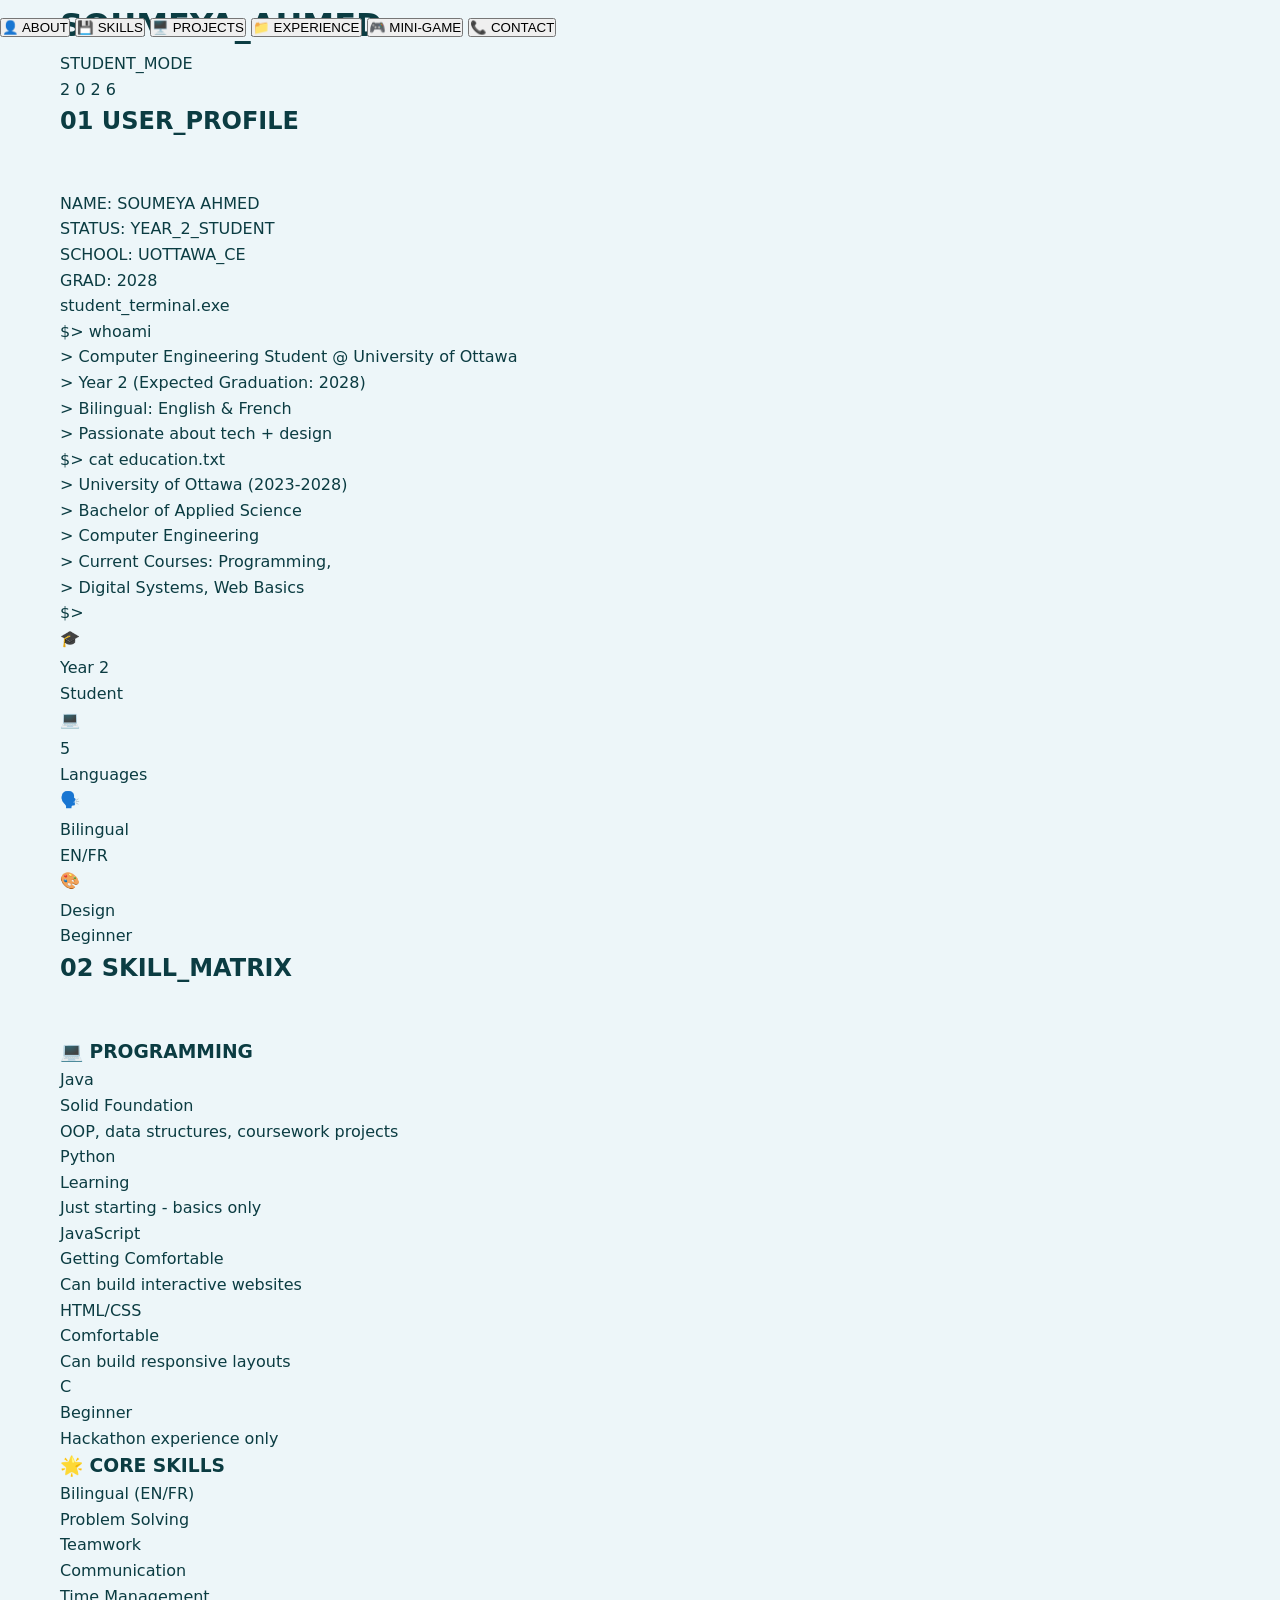
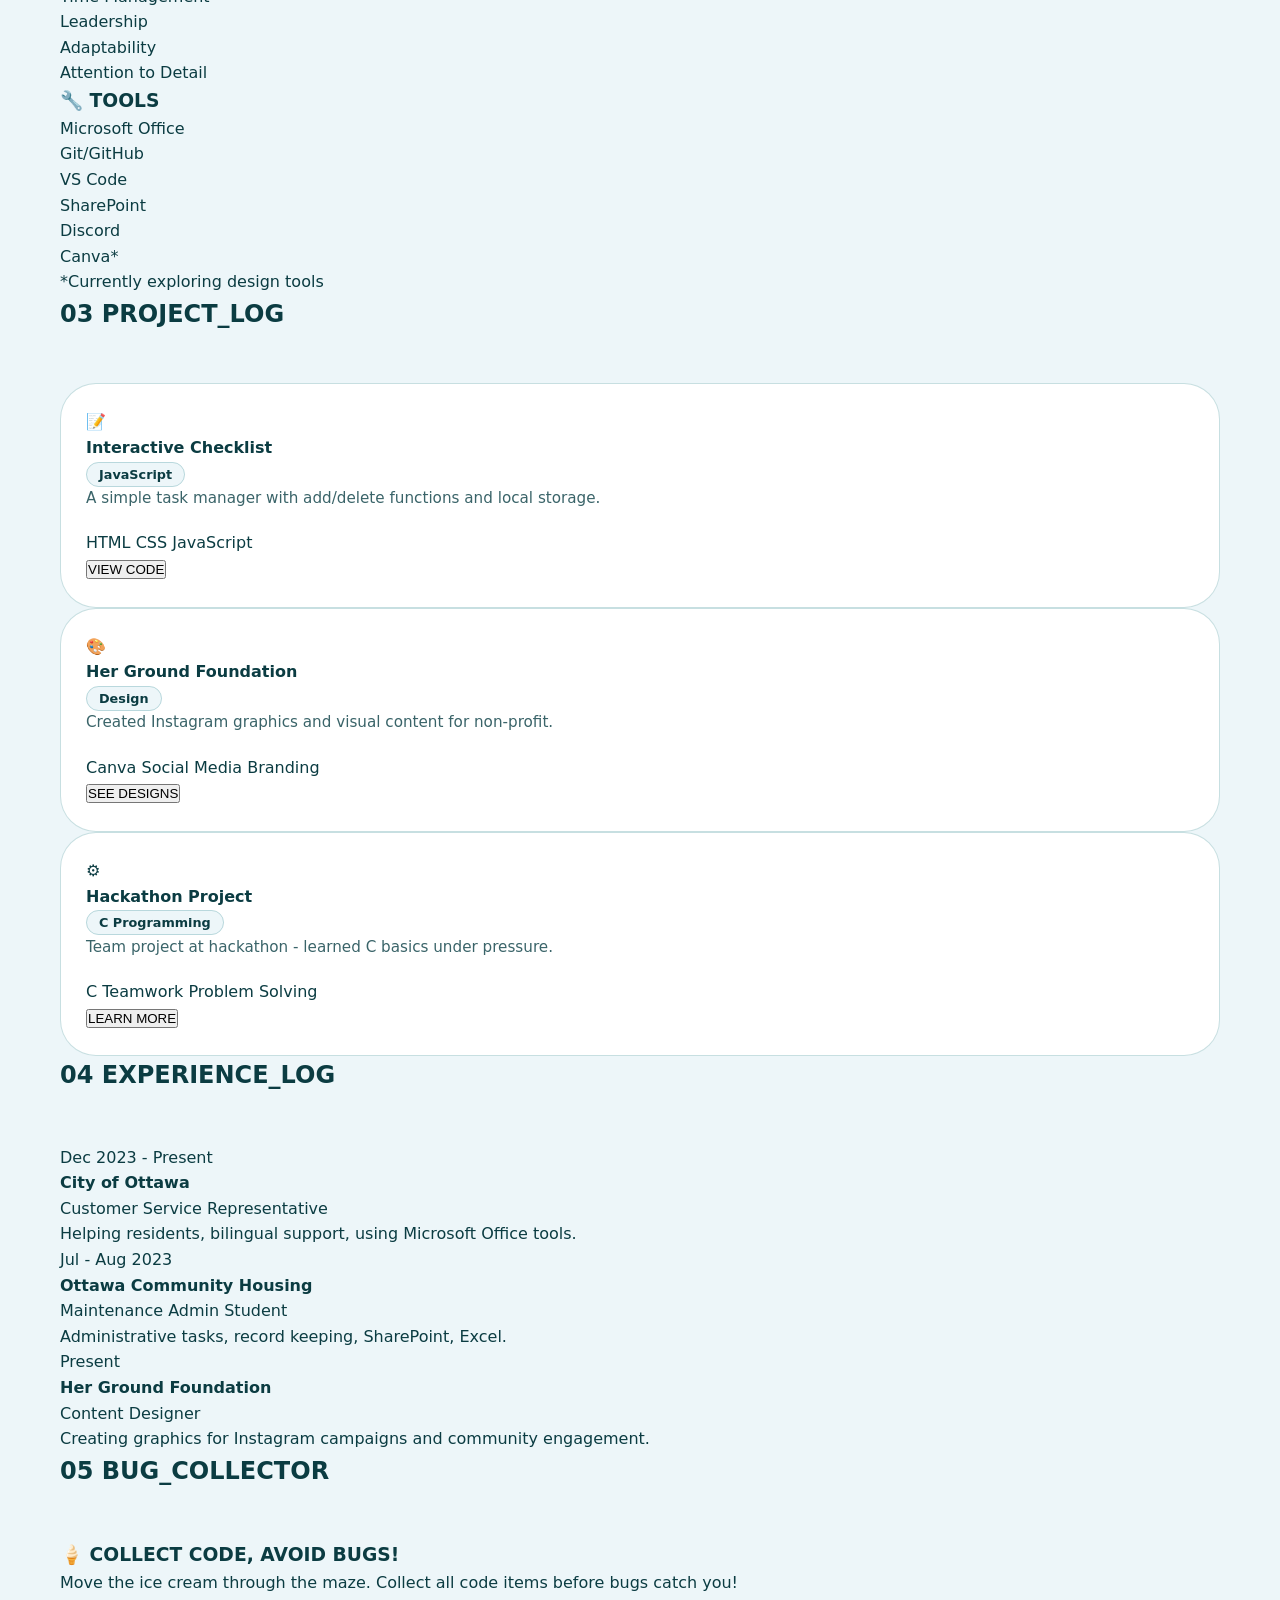
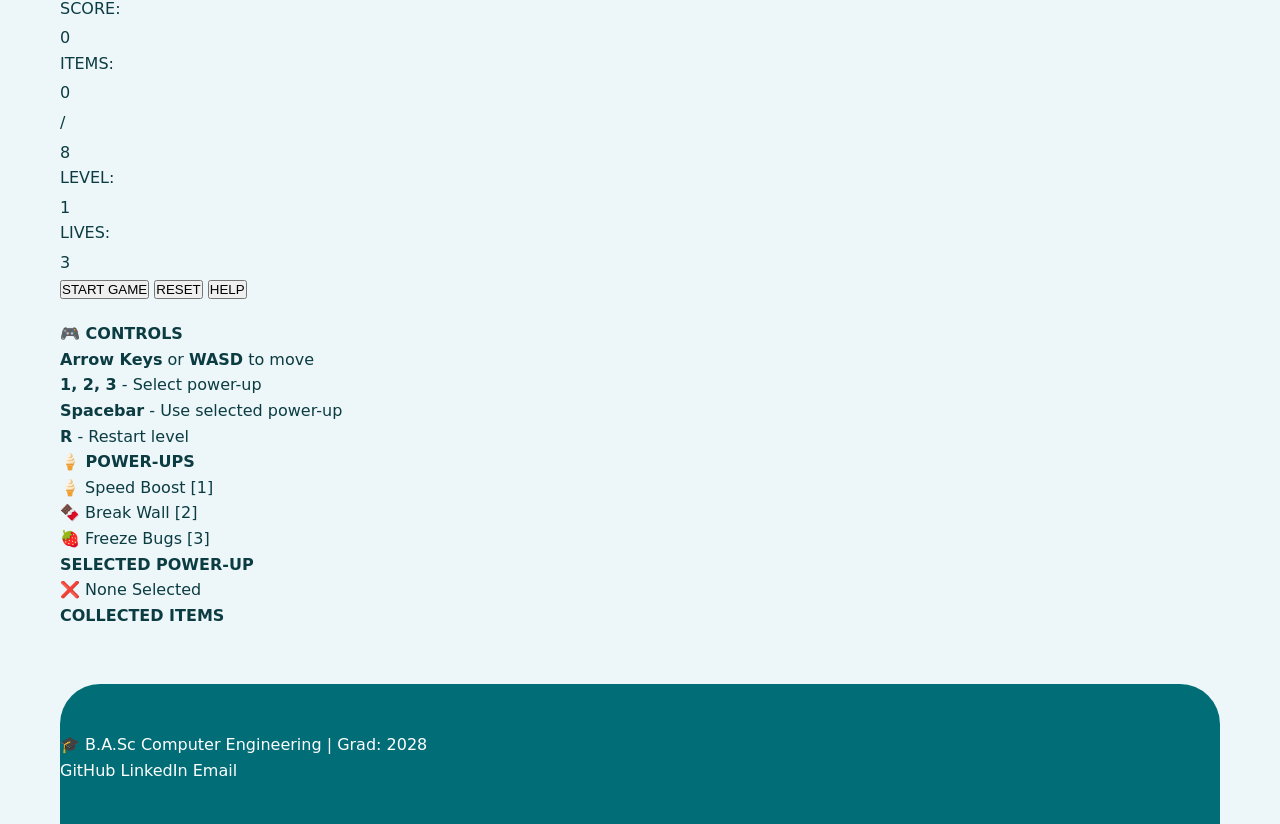
<file: Index.html>
<!DOCTYPE html>
<html lang="en">
<head>
    <meta charset="UTF-8">
    <meta name="viewport" content="width=device-width, initial-scale=1.0">
    <title>Soumeya Ahmed | Comp Eng Student</title>
    <link rel="stylesheet" href="style.css">
    <link rel="stylesheet" href="https://cdnjs.cloudflare.com/ajax/libs/font-awesome/6.4.0/css/all.min.css">
    <link href="https://fonts.googleapis.com/css2?family=Orbitron:wght@400;700;900&family=Share+Tech+Mono&family=Press+Start+2P&family=Montserrat:wght@300;400;600&display=swap" rel="stylesheet">
</head>
<body>
    <!-- Y2K Background Effects -->
    <div class="y2k-bg">
        <div class="scanline"></div>
        <div class="grid-overlay"></div>
        <div class="floating-shapes">
            <div class="shape shape1"></div>
            <div class="shape shape2"></div>
            <div class="shape shape3"></div>
        </div>
    </div>

    <!-- CRT Effect -->
    <div class="crt"></div>

    <!-- Main Container -->
    <div class="container">
        <!-- Retro Header -->
        <header class="header">
            <div class="header-left">
                <div class="blinking-dot"></div>
                <h1 class="glitch-title" data-text="SOUMEYA_AHMED">SOUMEYA_AHMED</h1>
            </div>
            <div class="header-right">
                <div class="status">
                    <span class="pulse-dot"></span>
                    <span class="status-text">STUDENT_MODE</span>
                </div>
                <div class="year">2 0 2 6</div>
            </div>
        </header>

        <!-- Navigation -->
        <nav class="nav">
            <div class="nav-buttons">
                <button class="nav-btn active" data-target="about">
                    <span class="btn-icon">👤</span>
                    <span class="btn-text">ABOUT</span>
                </button>
                <button class="nav-btn" data-target="skills">
                    <span class="btn-icon">💾</span>
                    <span class="btn-text">SKILLS</span>
                </button>
                <button class="nav-btn" data-target="projects">
                    <span class="btn-icon">🖥️</span>
                    <span class="btn-text">PROJECTS</span>
                </button>
                <button class="nav-btn" data-target="experience">
                    <span class="btn-icon">📁</span>
                    <span class="btn-text">EXPERIENCE</span>
                </button>
                <button class="nav-btn" data-target="design">
                    <span class="btn-icon">🎮</span>
                    <span class="btn-text">MINI-GAME</span>
                </button>
                <button class="nav-btn" data-target="contact">
                    <span class="btn-icon">📞</span>
                    <span class="btn-text">CONTACT</span>
                </button>
            </div>
        </nav>

        <!-- Content Area -->
        <main class="content">
            <!-- About Section -->
            <section id="about" class="content-section active">
                <div class="section-header">
                    <h2><span class="num">01</span> USER_PROFILE</h2>
                    <div class="underline"></div>
                </div>

                <div class="profile">
                    <!-- Avatar Area -->
                    <div class="avatar-area">
                        <div class="y2k-avatar">
                            <div class="avatar-frame">
                                <div class="avatar-face">
                                    <div class="eyes">
                                        <div class="eye left"></div>
                                        <div class="eye right"></div>
                                    </div>
                                    <div class="mouth"></div>
                                </div>
                                <div class="avatar-glasses"></div>
                                <div class="sparkles">
                                    <div class="sparkle s1"></div>
                                    <div class="sparkle s2"></div>
                                    <div class="sparkle s3"></div>
                                </div>
                            </div>
                            <div class="avatar-info">
                                <div class="info-line">
                                    <span class="label">NAME:</span>
                                    <span class="value">SOUMEYA AHMED</span>
                                </div>
                                <div class="info-line">
                                    <span class="label">STATUS:</span>
                                    <span class="value">YEAR_2_STUDENT</span>
                                </div>
                                <div class="info-line">
                                    <span class="label">SCHOOL:</span>
                                    <span class="value">UOTTAWA_CE</span>
                                </div>
                                <div class="info-line">
                                    <span class="label">GRAD:</span>
                                    <span class="value">2028</span>
                                </div>
                            </div>
                        </div>
                    </div>

                    <!-- Info Area -->
                    <div class="info-area">
                        <div class="terminal">
                            <div class="terminal-header">
                                <div class="dots">
                                    <span class="dot red"></span>
                                    <span class="dot yellow"></span>
                                    <span class="dot green"></span>
                                </div>
                                <span class="title">student_terminal.exe</span>
                            </div>
                            <div class="terminal-body">
                                <p class="line"><span class="prompt">$></span> whoami</p>
                                <p class="output">> Computer Engineering Student @ University of Ottawa<br>
                                > Year 2 (Expected Graduation: 2028)<br>
                                > Bilingual: English & French<br>
                                > Passionate about tech + design</p>
                                
                                <p class="line"><span class="prompt">$></span> cat education.txt</p>
                                <p class="output">> University of Ottawa (2023-2028)<br>
                                > Bachelor of Applied Science<br>
                                > Computer Engineering<br>
                                > Current Courses: Programming,<br>
                                > Digital Systems, Web Basics</p>
                                
                                <p class="line"><span class="prompt">$></span> <span class="cursor">_</span></p>
                            </div>
                        </div>

                        <div class="stats">
                            <div class="stat">
                                <div class="stat-icon">🎓</div>
                                <div class="stat-content">
                                    <div class="stat-num">Year 2</div>
                                    <div class="stat-label">Student</div>
                                </div>
                            </div>
                            <div class="stat">
                                <div class="stat-icon">💻</div>
                                <div class="stat-content">
                                    <div class="stat-num">5</div>
                                    <div class="stat-label">Languages</div>
                                </div>
                            </div>
                            <div class="stat">
                                <div class="stat-icon">🗣️</div>
                                <div class="stat-content">
                                    <div class="stat-num">Bilingual</div>
                                    <div class="stat-label">EN/FR</div>
                                </div>
                            </div>
                            <div class="stat">
                                <div class="stat-icon">🎨</div>
                                <div class="stat-content">
                                    <div class="stat-num">Design</div>
                                    <div class="stat-label">Beginner</div>
                                </div>
                            </div>
                        </div>
                    </div>
                </div>
            </section>

            <!-- Skills Section (HONEST VERSION) -->
            <section id="skills" class="content-section">
                <div class="section-header">
                    <h2><span class="num">02</span> SKILL_MATRIX</h2>
                    <div class="underline"></div>
                </div>

                <div class="skills-grid">
                    <!-- Programming -->
                    <div class="skill-category">
                        <h3><span class="cat-icon">💻</span> PROGRAMMING</h3>
                        <div class="skill-list">
                            <div class="skill">
                                <div class="skill-name">Java</div>
                                <div class="skill-level">Solid Foundation</div>
                                <div class="skill-bar">
                                    <div class="bar-fill" style="width: 80%"></div>
                                </div>
                                <div class="skill-desc">OOP, data structures, coursework projects</div>
                            </div>
                            <div class="skill">
                                <div class="skill-name">Python</div>
                                <div class="skill-level">Learning</div>
                                <div class="skill-bar">
                                    <div class="bar-fill" style="width: 40%"></div>
                                </div>
                                <div class="skill-desc">Just starting - basics only</div>
                            </div>
                            <div class="skill">
                                <div class="skill-name">JavaScript</div>
                                <div class="skill-level">Getting Comfortable</div>
                                <div class="skill-bar">
                                    <div class="bar-fill" style="width: 65%"></div>
                                </div>
                                <div class="skill-desc">Can build interactive websites</div>
                            </div>
                            <div class="skill">
                                <div class="skill-name">HTML/CSS</div>
                                <div class="skill-level">Comfortable</div>
                                <div class="skill-bar">
                                    <div class="bar-fill" style="width: 85%"></div>
                                </div>
                                <div class="skill-desc">Can build responsive layouts</div>
                            </div>
                            <div class="skill">
                                <div class="skill-name">C</div>
                                <div class="skill-level">Beginner</div>
                                <div class="skill-bar">
                                    <div class="bar-fill" style="width: 30%"></div>
                                </div>
                                <div class="skill-desc">Hackathon experience only</div>
                            </div>
                        </div>
                    </div>

                    <!-- Soft Skills -->
                    <div class="skill-category">
                        <h3><span class="cat-icon">🌟</span> CORE SKILLS</h3>
                        <div class="soft-skills">
                            <div class="soft-skill">Bilingual (EN/FR)</div>
                            <div class="soft-skill">Problem Solving</div>
                            <div class="soft-skill">Teamwork</div>
                            <div class="soft-skill">Communication</div>
                            <div class="soft-skill">Time Management</div>
                            <div class="soft-skill">Leadership</div>
                            <div class="soft-skill">Adaptability</div>
                            <div class="soft-skill">Attention to Detail</div>
                        </div>
                    </div>

                    <!-- Tools -->
                    <div class="skill-category">
                        <h3><span class="cat-icon">🔧</span> TOOLS</h3>
                        <div class="tools">
                            <div class="tool">Microsoft Office</div>
                            <div class="tool">Git/GitHub</div>
                            <div class="tool">VS Code</div>
                            <div class="tool">SharePoint</div>
                            <div class="tool">Discord</div>
                            <div class="tool">Canva*</div>
                        </div>
                        <p class="note">*Currently exploring design tools</p>
                    </div>
                </div>
            </section>

            <!-- Projects Section -->
            <section id="projects" class="content-section">
                <div class="section-header">
                    <h2><span class="num">03</span> PROJECT_LOG</h2>
                    <div class="underline"></div>
                </div>

                <div class="projects">
                    <div class="project-card">
                        <div class="project-header">
                            <div class="project-icon">📝</div>
                            <h4>Interactive Checklist</h4>
                            <span class="project-tag">JavaScript</span>
                        </div>
                        <p class="project-desc">A simple task manager with add/delete functions and local storage.</p>
                        <div class="project-tech">
                            <span>HTML</span>
                            <span>CSS</span>
                            <span>JavaScript</span>
                        </div>
                        <button onclick="window.open('https://github.com/Soumeya0/Project1.git', '_blank')" class="project-btn">VIEW CODE</button>

                       
                    </div>

                    <div class="project-card">
                        <div class="project-header">
                            <div class="project-icon">🎨</div>
                            <h4>Her Ground Foundation</h4>
                            <span class="project-tag">Design</span>
                        </div>
                        <p class="project-desc">Created Instagram graphics and visual content for non-profit.</p>
                        <div class="project-tech">
                            <span>Canva</span>
                            <span>Social Media</span>
                            <span>Branding</span>
                        </div>
                        <button onclick="window.open('https://www.instagram.com/thisisherground/','_blank')" class="project-btn">SEE DESIGNS</button>
                        
                    </div>

                    <div class="project-card">
                        <div class="project-header">
                            <div class="project-icon">⚙️</div>
                            <h4>Hackathon Project</h4>
                            <span class="project-tag">C Programming</span>
                        </div>
                        <p class="project-desc">Team project at hackathon - learned C basics under pressure.</p>
                        <div class="project-tech">
                            <span>C</span>
                            <span>Teamwork</span>
                            <span>Problem Solving</span>
                        </div>
                        <button onclick="window.open('https://github.com/Soumeya0/Hackton-', '_blank')" class="project-btn">LEARN MORE</button>
                    </div>
                </div>
            </section>

            <!-- Experience Section -->
            <section id="experience" class="content-section">
                <div class="section-header">
                    <h2><span class="num">04</span> EXPERIENCE_LOG</h2>
                    <div class="underline"></div>
                </div>

                <div class="timeline">
                    <div class="timeline-item">
                        <div class="timeline-date">Dec 2023 - Present</div>
                        <div class="timeline-content">
                            <h4>City of Ottawa</h4>
                            <p class="role">Customer Service Representative</p>
                            <p>Helping residents, bilingual support, using Microsoft Office tools.</p>
                        </div>
                    </div>
                    <div class="timeline-item">
                        <div class="timeline-date">Jul - Aug 2023</div>
                        <div class="timeline-content">
                            <h4>Ottawa Community Housing</h4>
                            <p class="role">Maintenance Admin Student</p>
                            <p>Administrative tasks, record keeping, SharePoint, Excel.</p>
                        </div>
                    </div>
                    <div class="timeline-item">
                        <div class="timeline-date">Present</div>
                        <div class="timeline-content">
                            <h4>Her Ground Foundation</h4>
                            <p class="role">Content Designer</p>
                            <p>Creating graphics for Instagram campaigns and community engagement.</p>
                        </div>
                    </div>
                </div>
            </section>

            <section id="design" class="content-section">
                <div class="section-header">
                    <h2><span class="num">05</span> BUG_COLLECTOR</h2>
                    <div class="underline"></div>
                </div>
            
                <div class="game-container">
                    <div class="game-header">
                        <h3>🍦 COLLECT CODE, AVOID BUGS!</h3>
                        <p>Move the ice cream through the maze. Collect all code items before bugs catch you!</p>
                        
                        <div class="game-controls">
                            <div class="stats">
                                <div class="stat">SCORE: <span id="score">0</span></div>
                                <div class="stat">ITEMS: <span id="items">0</span>/<span id="total-items">8</span></div>
                                <div class="stat">LEVEL: <span id="level">1</span></div>
                                <div class="stat">LIVES: <span id="lives">3</span></div>
                            </div>
                            
                            <div class="buttons">
                                <button id="start-btn">START GAME</button>
                                <button id="reset-btn">RESET</button>
                                <button id="help-btn">HELP</button>
                            </div>
                        </div>
                        
                        <!-- Add this for power-up display -->
                        <div id="power-up-inventory" style="margin-top: 20px; display: flex; gap: 10px; justify-content: center;"></div>
                    </div>
            
                    <div class="game-area">
                        <!-- Maze will be generated here -->
                        <div class="maze-container">
                            <div class="maze" id="maze"></div>
                            
                            <div class="instructions">
                                <h4>🎮 CONTROLS</h4>
                                <p><strong>Arrow Keys</strong> or <strong>WASD</strong> to move</p>
                                <p><strong>1, 2, 3</strong> - Select power-up</p>
                                <p><strong>Spacebar</strong> - Use selected power-up</p>
                                <p><strong>R</strong> - Restart level</p>
                                
                                <h4>🍦 POWER-UPS</h4>
                                <div class="powerups">
                                    <div class="powerup">
                                        <span class="p-icon">🍦</span> Speed Boost [1]
                                    </div>
                                    <div class="powerup">
                                        <span class="p-icon">🍫</span> Break Wall [2]
                                    </div>
                                    <div class="powerup">
                                        <span class="p-icon">🍓</span> Freeze Bugs [3]
                                    </div>
                                </div>
                            </div>
                        </div>
                        
                        <!-- Power-up and Items Display -->
                        <div class="powerup-display">
                            <h4>SELECTED POWER-UP</h4>
                            <div class="active-powerup" id="active-powerup">
                                <span class="p-icon">❌</span> None Selected
                            </div>
                            
                            <h4>COLLECTED ITEMS</h4>
                            <div class="collected-items" id="collected-items">
                                <!-- Items will appear here -->
                            </div>
                        </div>
                    </div>
                </div>
            </section>

        <!-- Footer -->
        <footer class="footer">
            <div class="footer-left">
                <div class="degree">
                    <span class="deg-icon">🎓</span>
                    <span>B.A.Sc Computer Engineering | Grad: 2028</span>
                </div>
            </div>
            <div class="footer-right">
                <a href="https://github.com/Soumeya0"  target="_blank"class="social">GitHub</a>
                <a href="https://www.linkedin.com/in/soumeya-mohamed-ahmed-2aa940269/" target="_blank" class="social">LinkedIn</a>
                <a href="mailto:soumeya6ahmed@gmail.com" target="_blank" class="social">Email</a>
            </div>
        </footer>
    </div>

    <script src="script.js"></script>
</body>
</html>
</file>
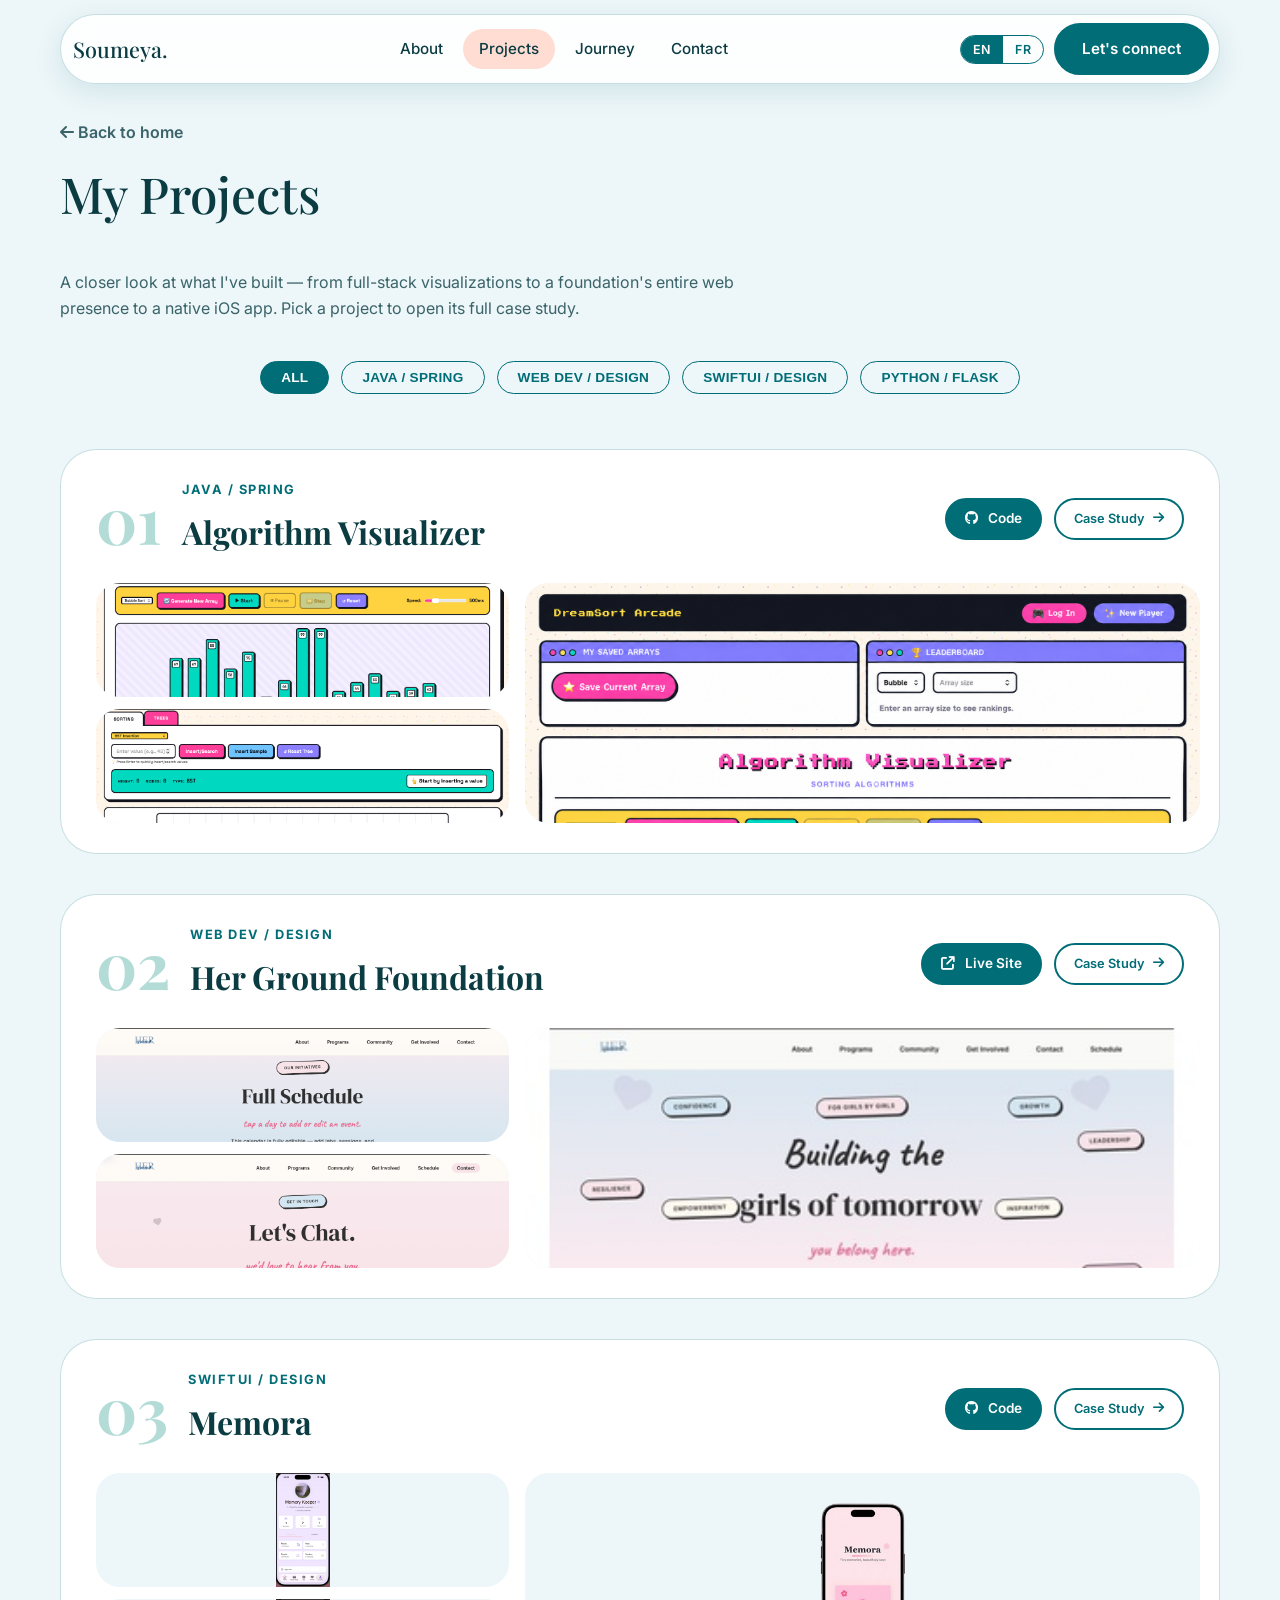
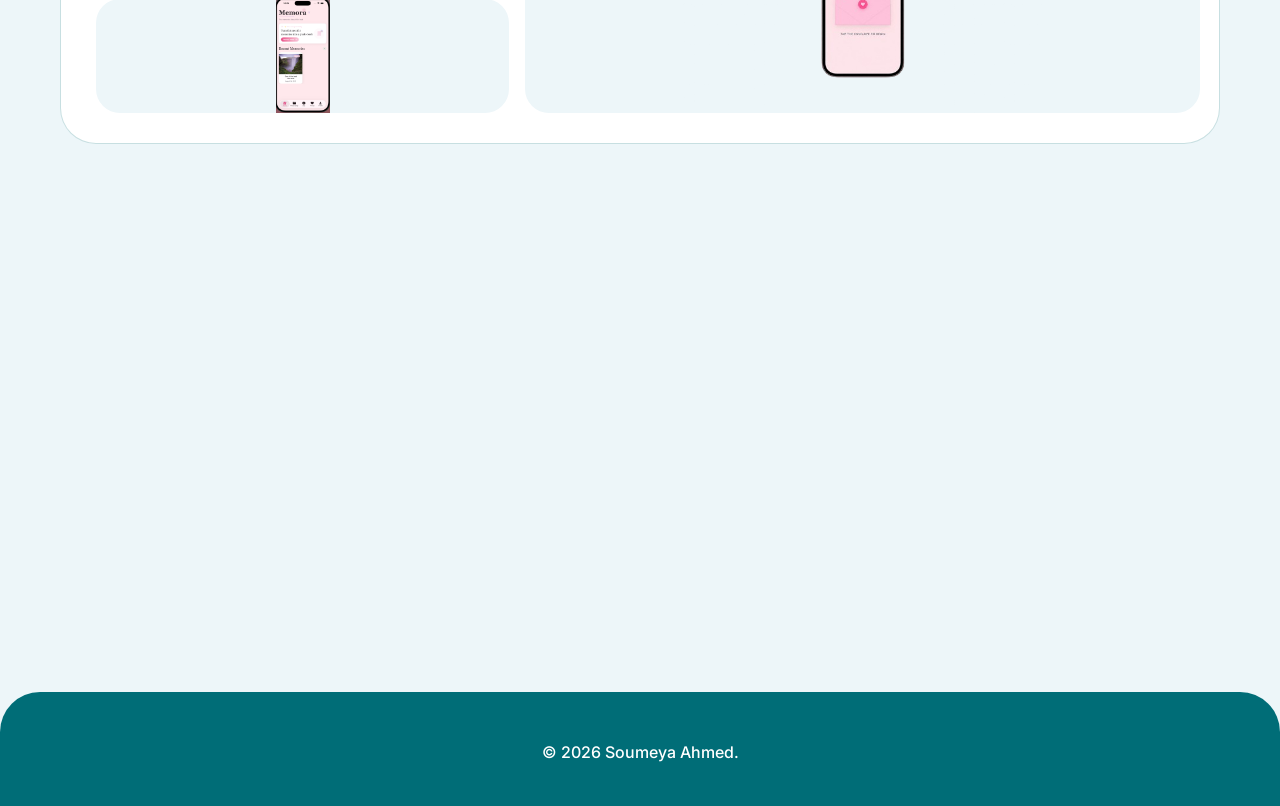
<file: project.html>
<!DOCTYPE html>
<html lang="en">
<head>
  <meta charset="UTF-8">
  <meta name="viewport" content="width=device-width, initial-scale=1.0">
  <title>Projects · Soumeya Ahmed</title>
  <link rel="stylesheet" href="style.css">
  <link rel="stylesheet" href="https://cdnjs.cloudflare.com/ajax/libs/font-awesome/6.4.0/css/all.min.css">
  <link href="https://fonts.googleapis.com/css2?family=Playfair+Display:ital,wght@0,400;0,700;1,400&family=Inter:wght@300;400;500;600;700&display=swap" rel="stylesheet">
  <style>
    /* small override to keep all project stack cards uniform */
    .project-stack-row .project-stack-card {
      box-sizing: border-box;
      width: 100%;
    }
    .project-stack-images {
      display: flex;
      gap: 16px;
      text-decoration: none;
      width: 100%;
    }
    .project-stack-col-left,
    .project-stack-col-right {
      display: flex;
      flex-direction: column;
      gap: 16px;
    }
    .project-stack-col-left { width: 38%; }
    .project-stack-col-right { width: 62%; }
    .project-stack-img {
      position: relative;
      overflow: hidden;
      border: 3px solid var(--text-main);
      border-radius: 30px;
      display: flex;
      align-items: center;
      justify-content: center;
      background: var(--card-bg);
    }
    /* FIX: Changed from cover to contain for all images */
    .project-stack-img img {
      width: 100%;
      height: 100%;
      object-fit: contain;
      display: block;
      position: relative;
      z-index: 1;
      background: var(--bg-color);
    }
    .project-stack-img-tall { height: clamp(120px, 16vw, 210px); }
    .project-stack-img-short { height: clamp(150px, 20vw, 300px); }
    .project-stack-img-full { height: 100%; min-height: clamp(280px, 36vw, 520px); }

    /* ensure all rows have identical card structure */
    .project-stack-row[data-category="swiftui"] .project-stack-col-left { width: 38%; }
    .project-stack-row[data-category="swiftui"] .project-stack-col-right { width: 62%; }
    .project-stack-row[data-category="swiftui"] .project-stack-img-tall,
    .project-stack-row[data-category="swiftui"] .project-stack-img-short,
    .project-stack-row[data-category="swiftui"] .project-stack-img-full {
      height: auto;
      min-height: 0;
      aspect-ratio: auto;
    }
    /* FIX: Changed from cover to contain for Memora images too */
    .project-stack-row[data-category="swiftui"] .project-stack-img img {
      object-fit: contain;
      object-position: center;
    }
    /* force uniform box height on all rows */
    .project-stack-row .project-stack-card {
      min-height: 380px;
    }
    /* FIX: add visible breathing room between stacked project boxes */
    .project-stack-row {
      padding-bottom: 48px;
    }
    .project-stack-row:last-child {
      padding-bottom: 0;
    }
    .project-stack-card {
      margin-bottom: 48px;
    }
    @media (max-width: 700px) {
      .project-stack-images { flex-direction: column; }
      .project-stack-col-left, .project-stack-col-right { width: 100% !important; }
      .project-stack-row .project-stack-card { min-height: 0; }
      /* FIX: Ensure mobile images also use contain */
      .project-stack-img img {
        object-fit: contain;
      }
    }
  </style>
</head>
<body>
  <!-- Custom Cursor -->
  <div class="cursor"></div>
  <div class="cursor-trail"></div>

  <!-- Navigation -->
  <nav class="nav">
    <div class="nav-container">
      <a href="index.html" style="text-decoration:none;">
        <div class="nav-logo"><span class="logo-text">Soumeya.</span></div>
      </a>
      <div class="nav-links" id="navLinks">
        <a href="index.html#about" class="nav-link" data-i18n="nav.about">About</a>
        <a href="project.html" class="nav-link active" data-i18n="nav.projects">Projects</a>
        <a href="index.html#experience" class="nav-link" data-i18n="nav.journey">Journey</a>
        <a href="index.html#contact" class="nav-link" data-i18n="nav.contact">Contact</a>
        <div class="lang-toggle lang-toggle-mobile" role="group" aria-label="Language / Langue">
          <button type="button" class="lang-btn" data-lang="en">EN</button>
          <button type="button" class="lang-btn" data-lang="fr">FR</button>
        </div>
      </div>
      <div class="nav-cta">
        <div class="lang-toggle" role="group" aria-label="Language / Langue">
          <button type="button" class="lang-btn" data-lang="en">EN</button>
          <button type="button" class="lang-btn" data-lang="fr">FR</button>
        </div>
        <a href="index.html#contact" class="btn-aesthetic" data-i18n="nav.connect">Let's connect</a>
      </div>
      <button type="button" class="nav-toggle" id="navToggle" aria-label="Menu" aria-expanded="false" aria-controls="navLinks"><span></span><span></span><span></span></button>
    </div>
  </nav>

  <!-- ========== PAGE HERO ========== -->
  <section class="project-page-hero" style="padding-top: 120px;">
    <div class="container">
      <a href="index.html" class="back-link" style="display:inline-block; margin-bottom:20px; color:var(--text-light); text-decoration:none; font-weight:600;"><i class="fas fa-arrow-left"></i> <span data-i18n="projectlisting.backHome">Back to home</span></a>
      <div class="section-header">
        <h2 class="section-title" data-i18n="projectlisting.title">My Projects</h2>
      </div>
      <p class="project-page-subtitle" style="max-width:700px; margin-bottom:40px; color:var(--text-light);" data-i18n="projectlisting.subtitle">
        A closer look at what I've built — from full-stack visualizations to a foundation's
        entire web presence to a native iOS app. Pick a project to open its full case study.
      </p>
      <div class="filter-tabs" id="filterTabs">
        <button class="filter-tab active" data-filter="all" data-i18n="projectlisting.filterAll">ALL</button>
        <button class="filter-tab" data-filter="java-spring">JAVA / SPRING</button>
        <button class="filter-tab" data-filter="web-dev">WEB DEV / DESIGN</button>
        <button class="filter-tab" data-filter="swiftui">SWIFTUI / DESIGN</button>
        <button class="filter-tab" data-filter="python-flask">PYTHON / FLASK</button>
      </div>
    </div>
  </section>

  <!-- ========== PROJECT STACK (uniform boxes) ========== -->
  <section class="section" style="padding-top: 0;">
    <div class="container">
      <div class="project-stack" id="projectList">

        <!-- 01 : Algorithm Visualizer -->
        <div class="project-stack-row" data-category="java-spring">
          <div class="project-stack-card">
            <div class="project-stack-header">
              <div class="project-stack-heading">
                <span class="project-stack-number">01</span>
                <div>
                  <p class="project-stack-category">Java / Spring</p>
                  <h3 class="project-stack-title">Algorithm Visualizer</h3>
                </div>
              </div>
              <div class="project-stack-actions">
                <a href="https://github.com/Soumeya0/algorithm-visualizer" target="_blank" rel="noopener" class="btn-aesthetic btn-small"><i class="fab fa-github"></i> <span data-i18n="case.code">Code</span></a>
                <a href="Project1.html" class="project-stack-case"><span data-i18n="projectlisting.caseStudy">Case Study</span> <i class="fas fa-arrow-right"></i></a>
              </div>
            </div>
            <a href="Project1.html" class="project-stack-images">
              <div class="project-stack-col-left">
                <div class="project-stack-img project-stack-img-tall accent-pink">
                  <img src="projects/algo-1.jpg" alt="Algorithm Visualizer preview 1" onerror="this.style.display='none'">
                  <i class="fas fa-sort project-stack-placeholder-icon"></i>
                </div>
                <div class="project-stack-img project-stack-img-short accent-purple">
                  <img src="projects/algo-2.jpg" alt="Algorithm Visualizer preview 2" onerror="this.style.display='none'">
                  <i class="fas fa-code-branch project-stack-placeholder-icon"></i>
                </div>
              </div>
              <div class="project-stack-col-right">
                <div class="project-stack-img project-stack-img-full accent-yellow">
                  <img src="projects/algo-3.jpg" alt="Algorithm Visualizer preview 3" onerror="this.style.display='none'">
                  <i class="fas fa-sitemap project-stack-placeholder-icon"></i>
                </div>
              </div>
            </a>
          </div>
        </div>

        <!-- 02 : Her Ground Foundation -->
        <div class="project-stack-row" data-category="web-dev">
          <div class="project-stack-card">
            <div class="project-stack-header">
              <div class="project-stack-heading">
                <span class="project-stack-number">02</span>
                <div>
                  <p class="project-stack-category">Web Dev / Design</p>
                  <h3 class="project-stack-title">Her Ground Foundation</h3>
                </div>
              </div>
              <div class="project-stack-actions">
                <a href="https://herground.netlify.app" target="_blank" rel="noopener" class="btn-aesthetic btn-small"><i class="fas fa-arrow-up-right-from-square"></i> <span data-i18n="projectlisting.liveSite">Live Site</span></a>
                <a href="Project2.html" class="project-stack-case"><span data-i18n="projectlisting.caseStudy">Case Study</span> <i class="fas fa-arrow-right"></i></a>
              </div>
            </div>
            <a href="Project2.html" class="project-stack-images">
              <div class="project-stack-col-left">
                <div class="project-stack-img project-stack-img-tall accent-purple">
                  <img src="projects/herground-1.jpg" alt="Her Ground Foundation preview 1" onerror="this.style.display='none'">
                  <i class="fas fa-seedling project-stack-placeholder-icon"></i>
                </div>
                <div class="project-stack-img project-stack-img-short accent-yellow">
                  <img src="projects/herground-2.jpg" alt="Her Ground Foundation preview 2" onerror="this.style.display='none'">
                  <i class="fas fa-calendar-days project-stack-placeholder-icon"></i>
                </div>
              </div>
              <div class="project-stack-col-right">
                <div class="project-stack-img project-stack-img-full accent-pink">
                  <img src="projects/herground-3.jpg" alt="Her Ground Foundation preview 3" onerror="this.style.display='none'">
                  <i class="fas fa-heart project-stack-placeholder-icon"></i>
                </div>
              </div>
            </a>
          </div>
        </div>

        <!-- 03 : Memora -->
        <div class="project-stack-row" data-category="swiftui">
          <div class="project-stack-card">
            <div class="project-stack-header">
              <div class="project-stack-heading">
                <span class="project-stack-number">03</span>
                <div>
                  <p class="project-stack-category">SwiftUI / Design</p>
                  <h3 class="project-stack-title">Memora</h3>
                </div>
              </div>
              <div class="project-stack-actions">
                <a href="https://github.com/Soumeya0/Memora" target="_blank" rel="noopener" class="btn-aesthetic btn-small"><i class="fab fa-github"></i> <span data-i18n="case.code">Code</span></a>
                <a href="Project3.html" class="project-stack-case"><span data-i18n="projectlisting.caseStudy">Case Study</span> <i class="fas fa-arrow-right"></i></a>
              </div>
            </div>
            <a href="Project3.html" class="project-stack-images">
              <div class="project-stack-col-left">
                <div class="project-stack-img project-stack-img-tall accent-yellow">
                  <img src="projects/memora-1.jpg" alt="Memora preview 1" onerror="this.style.display='none'">
                  <i class="fas fa-book-open project-stack-placeholder-icon"></i>
                </div>
                <div class="project-stack-img project-stack-img-short accent-pink">
                  <img src="projects/memora-2.jpg" alt="Memora preview 2" onerror="this.style.display='none'">
                  <i class="fas fa-camera-retro project-stack-placeholder-icon"></i>
                </div>
              </div>
              <div class="project-stack-col-right">
                <div class="project-stack-img project-stack-img-full accent-purple">
                  <img src="projects/memora-3.jpg" alt="Memora preview 3" onerror="this.style.display='none'">
                  <i class="fas fa-swatchbook project-stack-placeholder-icon"></i>
                </div>
              </div>
            </a>
          </div>
        </div>

        <!-- 04 : Application Tracker -->
        <div class="project-stack-row" data-category="python-flask">
          <div class="project-stack-card">
            <div class="project-stack-header">
              <div class="project-stack-heading">
                <span class="project-stack-number">04</span>
                <div>
                  <p class="project-stack-category">Python / Flask</p>
                  <h3 class="project-stack-title">Application Tracker</h3>
                </div>
              </div>
              <div class="project-stack-actions">
                <a href="https://github.com/Soumeya0/Application_trackers" target="_blank" rel="noopener" class="btn-aesthetic btn-small"><i class="fab fa-github"></i> <span data-i18n="case.code">Code</span></a>
                <a href="Project4.html" class="project-stack-case"><span data-i18n="projectlisting.caseStudy">Case Study</span> <i class="fas fa-arrow-right"></i></a>
              </div>
            </div>
            <a href="Project4.html" class="project-stack-images">
              <div class="project-stack-col-left">
                <div class="project-stack-img project-stack-img-tall accent-yellow">
                  <img src="projects/apptracker-2.png" alt="Application Tracker preview 1" onerror="this.style.display='none'">
                  <i class="fas fa-list-check project-stack-placeholder-icon"></i>
                </div>
                <div class="project-stack-img project-stack-img-short accent-purple">
                  <img src="projects/apptracker-3.png" alt="Application Tracker preview 2" onerror="this.style.display='none'">
                  <i class="fas fa-chart-pie project-stack-placeholder-icon"></i>
                </div>
              </div>
              <div class="project-stack-col-right">
                <div class="project-stack-img project-stack-img-full accent-pink">
                  <img src="projects/apptracker-1.png" alt="Application Tracker preview 3" onerror="this.style.display='none'">
                  <i class="fas fa-briefcase project-stack-placeholder-icon"></i>
                </div>
              </div>
            </a>
          </div>
        </div>

      </div>
    </div>
  </section>

  <!-- ========== FOOTER ========== -->
  <footer class="footer">
    <div class="footer-container">
      <p>&copy; 2026 Soumeya Ahmed.</p>
    </div>
  </footer>

  <button class="scroll-top" id="scrollTop" data-i18n-aria="nav.scrollTop" aria-label="Scroll to top"><i class="fas fa-arrow-up"></i></button>
  <script src="translations.js"></script>
  <script src="i18n.js"></script>
  <script src="script.js"></script>
</body>
</html>
</file>
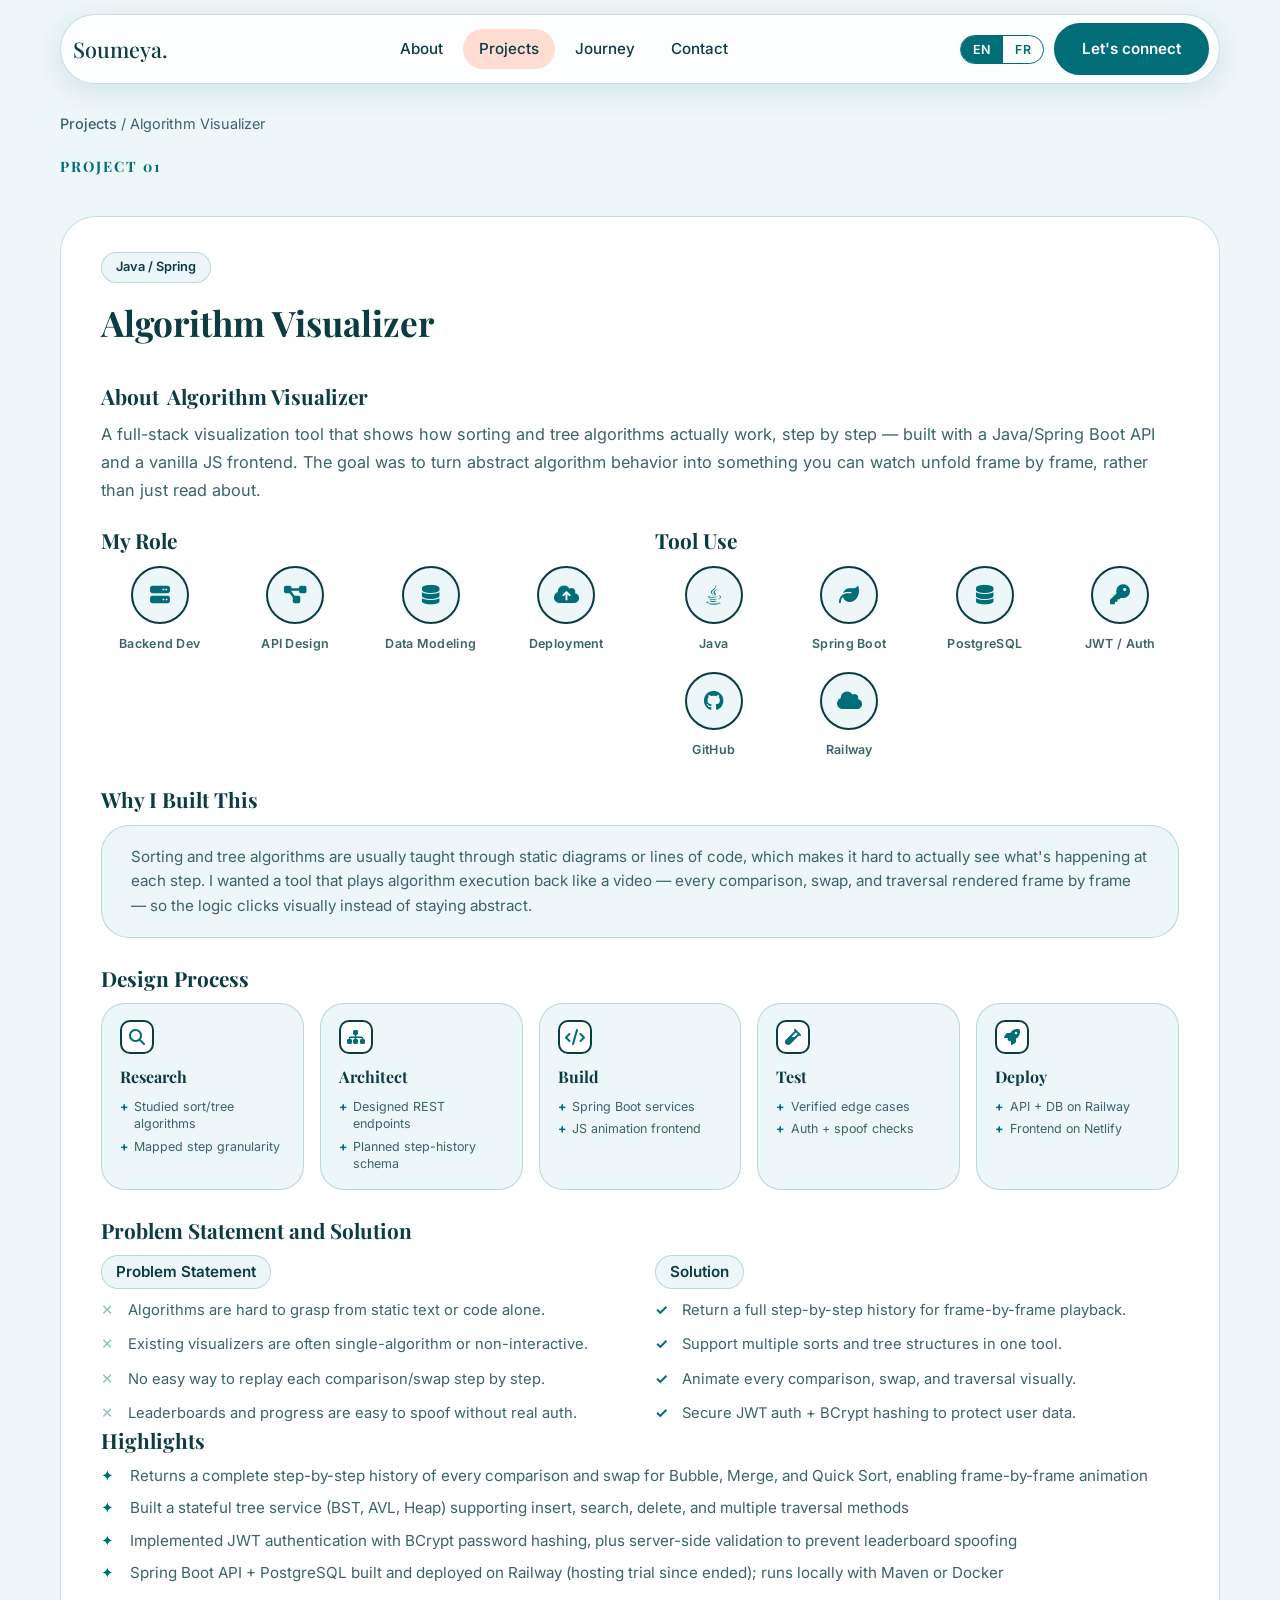
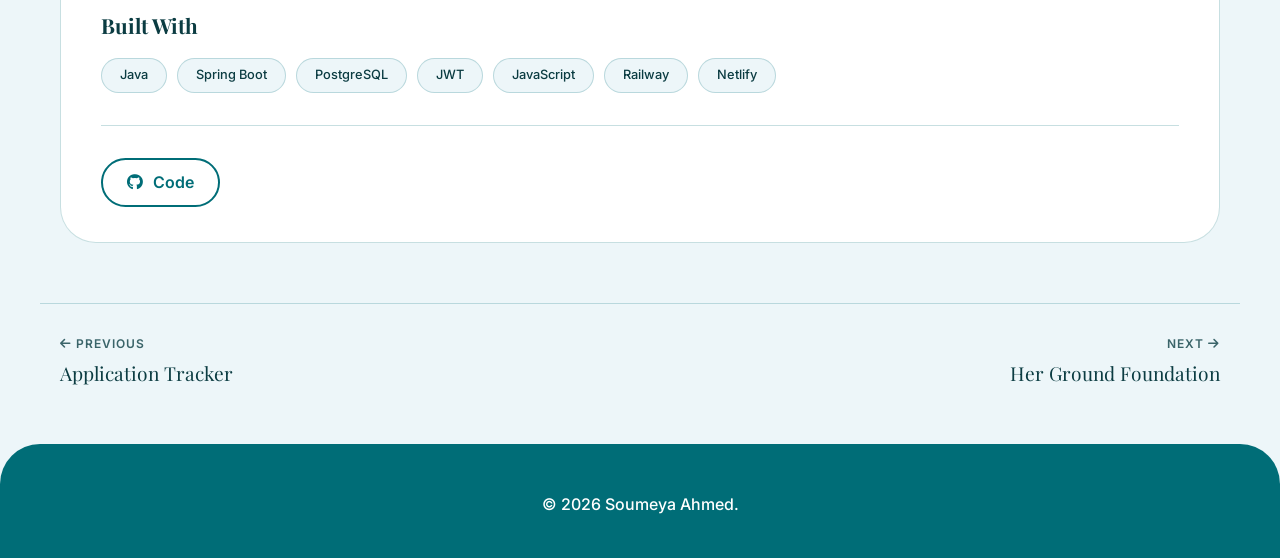
<file: Project1.html>
<!DOCTYPE html>
<html lang="en">
<head>
    <meta charset="UTF-8">
    <meta name="viewport" content="width=device-width, initial-scale=1.0">
    <title>Algorithm Visualizer | Soumeya Ahmed</title>
    <link rel="stylesheet" href="style.css">
    <link rel="stylesheet" href="https://cdnjs.cloudflare.com/ajax/libs/font-awesome/6.4.0/css/all.min.css">
    <link href="https://fonts.googleapis.com/css2?family=Playfair+Display:ital,wght@0,400;0,700;1,400&family=Inter:wght@300;400;500;600;700&display=swap" rel="stylesheet">
    <style>
        /* additional case-study fine-tuning */
        .project-detail-card {
            padding: 2.2rem 2.5rem;
        }
        .project-detail-top {
            margin-bottom: 1.8rem;
        }
        .project-detail-desc {
            font-size: 1.05rem;
            line-height: 1.7;
            color: var(--text-light);
            margin: 0 0 2rem 0;
            padding: 1.2rem 1.8rem;
            background: var(--bg-color);
            border-radius: 30px;
            border: 2px solid var(--text-main);
        }
        .project-detail-bullets {
            list-style: none;
            padding: 0;
            margin: 0 0 1.5rem 0;
            display: flex;
            flex-direction: column;
            gap: 0.6rem;
        }
        .project-detail-bullets li {
            position: relative;
            padding-left: 1.8rem;
            color: var(--text-light);
            font-size: 0.95rem;
            line-height: 1.5;
        }
        .project-detail-bullets li::before {
            content: "✦";
            position: absolute;
            left: 0;
            color: var(--dark-pink);
            font-weight: 700;
        }
        .tech-stack {
            display: flex;
            flex-wrap: wrap;
            gap: 10px;
            margin: 1rem 0 1.8rem 0;
        }
        .tech-stack span {
            background: var(--bg-color);
            border: 2px solid var(--text-main);
            padding: 6px 18px;
            border-radius: 30px;
            font-weight: 500;
            font-size: 0.8rem;
        }
        .project-detail-links {
            display: flex;
            flex-wrap: wrap;
            gap: 16px;
            margin-top: 2rem;
            border-top: 3px dashed var(--main-pink);
            padding-top: 2rem;
        }
        .project-detail-links a {
            display: inline-flex;
            align-items: center;
            gap: 10px;
            background: var(--card-bg);
            border: 2px solid var(--text-main);
            padding: 10px 24px;
            border-radius: 30px;
            font-weight: 600;
            color: var(--text-main);
            text-decoration: none;
            box-shadow: 4px 4px 0px var(--light-purple);
            transition: 0.2s ease;
        }
        .project-detail-links a:hover {
            transform: translate(2px, 2px);
            box-shadow: 2px 2px 0px var(--light-purple);
            background: var(--main-yellow);
        }
        .project-detail-card h4 {
            font-family: var(--font-serif);
            font-size: 1.3rem;
            margin: 1.5rem 0 0.5rem 0;
            color: var(--text-main);
        }
        .project-detail-card h4:first-of-type {
            margin-top: 0;
        }
        .project-number-tag {
            font-family: var(--font-serif);
            color: var(--dark-pink);
            font-size: 0.9rem;
            font-weight: 700;
            letter-spacing: 2px;
        }
        .project-tag {
            background: var(--bg-color);
            padding: 4px 14px;
            border-radius: 20px;
            font-size: 0.8rem;
            font-weight: 600;
            border: 2px solid var(--text-main);
            display: inline-block;
            margin-bottom: 6px;
        }
        .breadcrumb a {
            color: var(--text-light);
            text-decoration: none;
            font-weight: 500;
        }
        .breadcrumb a:hover {
            color: var(--dark-pink);
        }

        /* ========== CASE STUDY SECTIONS (About / Role / Tools / Process / Problem-Solution) ========== */
        .case-section-title {
            font-family: var(--font-serif);
            font-size: 1.3rem;
            margin: 2.2rem 0 1rem 0;
            color: var(--text-main);
            display: flex;
            align-items: center;
            gap: 8px;
        }
        .case-section-title:first-of-type { margin-top: 0; }

        .case-about-grid {
            display: flex;
            gap: 28px;
            align-items: center;
        }
        .case-about-text { flex: 1.25; }
        .case-about-text p {
            font-size: 1.02rem;
            line-height: 1.7;
            color: var(--text-light);
        }
        .case-about-visual {
            flex: 1;
            display: flex;
            gap: 12px;
            justify-content: center;
        }
        .case-about-img {
            border: 3px solid var(--text-main);
            border-radius: 22px;
            background: var(--bg-color);
            overflow: hidden;
            width: 90px;
            height: 150px;
            display: flex;
            align-items: center;
            justify-content: center;
            box-shadow: 5px 5px 0px var(--light-purple);
        }
        .case-about-img:nth-child(2) { transform: translateY(-14px); height: 178px; }
        .case-about-img:nth-child(3) { transform: translateY(6px); }
        .case-about-img img { width: 100%; height: 100%; object-fit: contain; }
        .case-about-img i { font-size: 1.6rem; color: var(--dark-pink); }

        .role-tool-grid {
            display: grid;
            grid-template-columns: repeat(auto-fit, minmax(110px, 1fr));
            gap: 18px;
        }
        .role-tool-item {
            display: flex;
            flex-direction: column;
            align-items: center;
            text-align: center;
            gap: 10px;
        }
        .role-tool-icon {
            width: 58px;
            height: 58px;
            border-radius: 50%;
            border: 2px solid var(--text-main);
            background: var(--bg-color);
            display: flex;
            align-items: center;
            justify-content: center;
            font-size: 1.25rem;
            color: var(--dark-pink);
        }
        .role-tool-label {
            font-size: 0.78rem;
            font-weight: 600;
            color: var(--text-light);
            letter-spacing: 0.3px;
        }

        .case-two-col {
            display: grid;
            grid-template-columns: 1fr 1fr;
            gap: 30px;
        }

        .case-process-row {
            display: flex;
            gap: 16px;
            flex-wrap: wrap;
        }
        .case-process-step {
            flex: 1;
            min-width: 160px;
            background: var(--bg-color);
            border: 2px solid var(--text-main);
            border-radius: 20px;
            padding: 16px 18px;
        }
        .case-process-step .step-icon {
            width: 34px;
            height: 34px;
            border-radius: 10px;
            background: var(--card-bg);
            border: 2px solid var(--text-main);
            display: flex;
            align-items: center;
            justify-content: center;
            margin-bottom: 10px;
            color: var(--dark-pink);
        }
        .case-process-step h5 {
            font-family: var(--font-serif);
            font-size: 1rem;
            margin-bottom: 8px;
            color: var(--text-main);
        }
        .case-process-step ul {
            list-style: none;
            padding: 0;
            display: flex;
            flex-direction: column;
            gap: 5px;
        }
        .case-process-step li {
            font-size: 0.78rem;
            color: var(--text-light);
            padding-left: 0.9rem;
            position: relative;
            line-height: 1.4;
        }
        .case-process-step li::before {
            content: "+";
            position: absolute;
            left: 0;
            color: var(--dark-pink);
            font-weight: 700;
        }

        .ps-list {
            list-style: none;
            padding: 0;
            display: flex;
            flex-direction: column;
            gap: 12px;
        }
        .ps-list li {
            position: relative;
            padding-left: 1.7rem;
            font-size: 0.92rem;
            line-height: 1.5;
            color: var(--text-light);
        }
        .problem-list li::before {
            content: "\2715";
            position: absolute;
            left: 0;
            color: var(--main-pink);
            font-weight: 700;
        }
        .solution-list li::before {
            content: "\2713";
            position: absolute;
            left: 0;
            color: var(--dark-pink);
            font-weight: 700;
        }

        @media (max-width: 640px) {
            .case-about-grid { flex-direction: column; }
            .case-about-visual { margin-top: 10px; }
            .case-two-col { grid-template-columns: 1fr; gap: 20px; }
        }
        @media (max-width: 640px) {
            .project-detail-card {
                padding: 1.5rem;
            }
            .project-detail-desc {
                padding: 1rem;
            }
            .project-detail-links a {
                width: 100%;
                justify-content: center;
            }
        }
    </style>
</head>
<body>

    <!-- Custom Cursor -->
    <div class="cursor"></div>
    <div class="cursor-trail"></div>

    <!-- Navigation -->
    <nav class="nav">
        <div class="nav-container">
            <a href="index.html" style="text-decoration:none;">
                <div class="nav-logo">
                    <span class="logo-text">Soumeya.</span>
                </div>
            </a>
            <div class="nav-links" id="navLinks">
                <a href="index.html#about" class="nav-link" data-i18n="nav.about">About</a>
                <a href="project.html" class="nav-link active" data-i18n="nav.projects">Projects</a>
                <a href="index.html#experience" class="nav-link" data-i18n="nav.journey">Journey</a>
                <a href="index.html#contact" class="nav-link" data-i18n="nav.contact">Contact</a>
                <div class="lang-toggle lang-toggle-mobile" role="group" aria-label="Language / Langue">
                    <button type="button" class="lang-btn" data-lang="en">EN</button>
                    <button type="button" class="lang-btn" data-lang="fr">FR</button>
                </div>
            </div>
            <div class="nav-cta">
                <div class="lang-toggle" role="group" aria-label="Language / Langue">
                    <button type="button" class="lang-btn" data-lang="en">EN</button>
                    <button type="button" class="lang-btn" data-lang="fr">FR</button>
                </div>
                <a href="index.html#contact" class="btn-aesthetic" data-i18n="nav.connect">Let's connect</a>
            </div>
            <button type="button" class="nav-toggle" id="navToggle" aria-label="Menu" aria-expanded="false" aria-controls="navLinks"><span></span><span></span><span></span></button>
        </div>
    </nav>

    <section class="project-page-hero" style="padding-bottom: 20px;">
        <div class="container" style="text-align: left;">
            <p class="breadcrumb"><a href="project.html" data-i18n="nav.projects">Projects</a> / Algorithm Visualizer</p>
            <span class="project-number-tag"><span data-i18n="case.projectLabel">PROJECT</span> 01</span>
        </div>
    </section>

    <!-- ========== PROJECT DETAIL ========== -->
    <section class="project-detail-section" style="padding-top: 10px;">
        <div class="container">
            <div class="project-detail-card project-card">
                <div class="project-detail-top">
                    <span class="project-tag">Java / Spring</span>
                    <h2 style="font-family: var(--font-serif); font-size: 2.2rem; margin-top: 6px;">Algorithm Visualizer</h2>
                </div>

                <h4 class="case-section-title"><span data-i18n="case.aboutPrefix">About</span> Algorithm Visualizer</h4>
                <div class="case-about-grid">
                    <div class="case-about-text">
                        <p data-i18n="project1.aboutText">
                            A full-stack visualization tool that shows how sorting and tree algorithms actually
                            work, step by step — built with a Java/Spring Boot API and a vanilla JS frontend.
                            The goal was to turn abstract algorithm behavior into something you can watch unfold
                            frame by frame, rather than just read about.
                        </p>
                    </div>

                        
                </div>

                <div class="case-two-col">
                    <div>
                        <h4 class="case-section-title" data-i18n="case.myRole">My Role</h4>
                        <div class="role-tool-grid">
                            <div class="role-tool-item">
                                <div class="role-tool-icon"><i class="fas fa-server"></i></div>
                                <span class="role-tool-label" data-i18n="project1.role1">Backend Dev</span>
                            </div>
                            <div class="role-tool-item">
                                <div class="role-tool-icon"><i class="fas fa-diagram-project"></i></div>
                                <span class="role-tool-label" data-i18n="project1.role2">API Design</span>
                            </div>
                            <div class="role-tool-item">
                                <div class="role-tool-icon"><i class="fas fa-database"></i></div>
                                <span class="role-tool-label" data-i18n="project1.role3">Data Modeling</span>
                            </div>
                            <div class="role-tool-item">
                                <div class="role-tool-icon"><i class="fas fa-cloud-arrow-up"></i></div>
                                <span class="role-tool-label" data-i18n="project1.role4">Deployment</span>
                            </div>
                        </div>
                    </div>
                    <div>
                        <h4 class="case-section-title" data-i18n="case.toolUse">Tool Use</h4>
                        <div class="role-tool-grid">
                            <div class="role-tool-item">
                                <div class="role-tool-icon"><i class="fab fa-java"></i></div>
                                <span class="role-tool-label">Java</span>
                            </div>
                            <div class="role-tool-item">
                                <div class="role-tool-icon"><i class="fas fa-leaf"></i></div>
                                <span class="role-tool-label">Spring Boot</span>
                            </div>
                            <div class="role-tool-item">
                                <div class="role-tool-icon"><i class="fas fa-database"></i></div>
                                <span class="role-tool-label">PostgreSQL</span>
                            </div>
                            <div class="role-tool-item">
                                <div class="role-tool-icon"><i class="fas fa-key"></i></div>
                                <span class="role-tool-label">JWT / Auth</span>
                            </div>
                            <div class="role-tool-item">
                                <div class="role-tool-icon"><i class="fab fa-github"></i></div>
                                <span class="role-tool-label">GitHub</span>
                            </div>
                            <div class="role-tool-item">
                                <div class="role-tool-icon"><i class="fas fa-cloud"></i></div>
                                <span class="role-tool-label">Railway</span>
                            </div>
                        </div>
                    </div>
                </div>

                <h4 class="case-section-title" data-i18n="case.whyStartedTitle">Why I Built This</h4>
                <p class="project-detail-desc" data-i18n="project1.whyStarted">
                    Sorting and tree algorithms are usually taught through static diagrams or lines of code,
                    which makes it hard to actually see what's happening at each step. I wanted a tool that
                    plays algorithm execution back like a video — every comparison, swap, and traversal
                    rendered frame by frame — so the logic clicks visually instead of staying abstract.
                </p>

                <h4 class="case-section-title" data-i18n="case.designProcess">Design Process</h4>
                <div class="case-process-row">
                    <div class="case-process-step">
                        <div class="step-icon"><i class="fas fa-magnifying-glass"></i></div>
                        <h5 data-i18n="project1.processResearchTitle">Research</h5>
                        <ul>
                            <li data-i18n="project1.processResearch1">Studied sort/tree algorithms</li>
                            <li data-i18n="project1.processResearch2">Mapped step granularity</li>
                        </ul>
                    </div>
                    <div class="case-process-step">
                        <div class="step-icon"><i class="fas fa-sitemap"></i></div>
                        <h5 data-i18n="project1.processArchitectTitle">Architect</h5>
                        <ul>
                            <li data-i18n="project1.processArchitect1">Designed REST endpoints</li>
                            <li data-i18n="project1.processArchitect2">Planned step-history schema</li>
                        </ul>
                    </div>
                    <div class="case-process-step">
                        <div class="step-icon"><i class="fas fa-code"></i></div>
                        <h5 data-i18n="project1.processBuildTitle">Build</h5>
                        <ul>
                            <li data-i18n="project1.processBuild1">Spring Boot services</li>
                            <li data-i18n="project1.processBuild2">JS animation frontend</li>
                        </ul>
                    </div>
                    <div class="case-process-step">
                        <div class="step-icon"><i class="fas fa-vial"></i></div>
                        <h5 data-i18n="project1.processTestTitle">Test</h5>
                        <ul>
                            <li data-i18n="project1.processTest1">Verified edge cases</li>
                            <li data-i18n="project1.processTest2">Auth + spoof checks</li>
                        </ul>
                    </div>
                    <div class="case-process-step">
                        <div class="step-icon"><i class="fas fa-rocket"></i></div>
                        <h5 data-i18n="project1.processDeployTitle">Deploy</h5>
                        <ul>
                            <li data-i18n="project1.processDeploy1">API + DB on Railway</li>
                            <li data-i18n="project1.processDeploy2">Frontend on Netlify</li>
                        </ul>
                    </div>
                </div>

                <h4 class="case-section-title" data-i18n="case.problemSolutionTitle">Problem Statement and Solution</h4>
                <div class="case-two-col">
                    <div>
                        <p class="project-tag" style="margin-bottom: 10px;" data-i18n="case.problemStatement">Problem Statement</p>
                        <ul class="ps-list problem-list">
                            <li data-i18n="project1.problem1">Algorithms are hard to grasp from static text or code alone.</li>
                            <li data-i18n="project1.problem2">Existing visualizers are often single-algorithm or non-interactive.</li>
                            <li data-i18n="project1.problem3">No easy way to replay each comparison/swap step by step.</li>
                            <li data-i18n="project1.problem4">Leaderboards and progress are easy to spoof without real auth.</li>
                        </ul>
                    </div>
                    <div>
                        <p class="project-tag" style="margin-bottom: 10px;" data-i18n="case.solution">Solution</p>
                        <ul class="ps-list solution-list">
                            <li data-i18n="project1.solution1">Return a full step-by-step history for frame-by-frame playback.</li>
                            <li data-i18n="project1.solution2">Support multiple sorts and tree structures in one tool.</li>
                            <li data-i18n="project1.solution3">Animate every comparison, swap, and traversal visually.</li>
                            <li data-i18n="project1.solution4">Secure JWT auth + BCrypt hashing to protect user data.</li>
                        </ul>
                    </div>
                </div>

                <div>
                    <h4 data-i18n="case.highlights">Highlights</h4>
                    <ul class="project-detail-bullets">
                        <li data-i18n="project1.highlight1">Returns a complete step-by-step history of every comparison and swap for Bubble, Merge, and Quick Sort, enabling frame-by-frame animation</li>
                        <li data-i18n="project1.highlight2">Built a stateful tree service (BST, AVL, Heap) supporting insert, search, delete, and multiple traversal methods</li>
                        <li data-i18n="project1.highlight3">Implemented JWT authentication with BCrypt password hashing, plus server-side validation to prevent leaderboard spoofing</li>
                        <li data-i18n="project1.highlight4">Spring Boot API + PostgreSQL built and deployed on Railway (hosting trial since ended); runs locally with Maven or Docker</li>
                    </ul>
                </div>

                <div>
                    <h4 data-i18n="case.builtWith">Built With</h4>
                    <div class="tech-stack">
                        <span>Java</span><span>Spring Boot</span><span>PostgreSQL</span>
                        <span>JWT</span><span>JavaScript</span><span>Railway</span><span>Netlify</span>
                    </div>
                </div>

                <div class="project-detail-links">
                    <a href="https://github.com/Soumeya0/algorithm-visualizer" target="_blank"><i class="fab fa-github"></i> <span data-i18n="case.code">Code</span></a>
                </div>
            </div>
        </div>
    </section>

    <!-- ========== PREV / NEXT ========== -->
    <div class="project-nav-footer">
        <a href="Project4.html" class="project-nav-link prev">
            <span class="label"><i class="fas fa-arrow-left"></i> <span data-i18n="case.previous">Previous</span></span>
            <span class="title">Application Tracker</span>
        </a>
        <a href="Project2.html" class="project-nav-link next">
            <span class="label"><span data-i18n="case.next">Next</span> <i class="fas fa-arrow-right"></i></span>
            <span class="title">Her Ground Foundation</span>
        </a>
    </div>

    <!-- ========== FOOTER ========== -->
    <footer class="footer">
        <div class="footer-container">
            <p>&copy; 2026 Soumeya Ahmed.</p>
        </div>
    </footer>

    <button class="scroll-top" id="scrollTop" data-i18n-aria="nav.scrollTop" aria-label="Scroll to top"><i class="fas fa-arrow-up"></i></button>
    <script src="translations.js"></script>
    <script src="i18n.js"></script>
    <script src="script.js"></script>
</body>
</html>
</file>
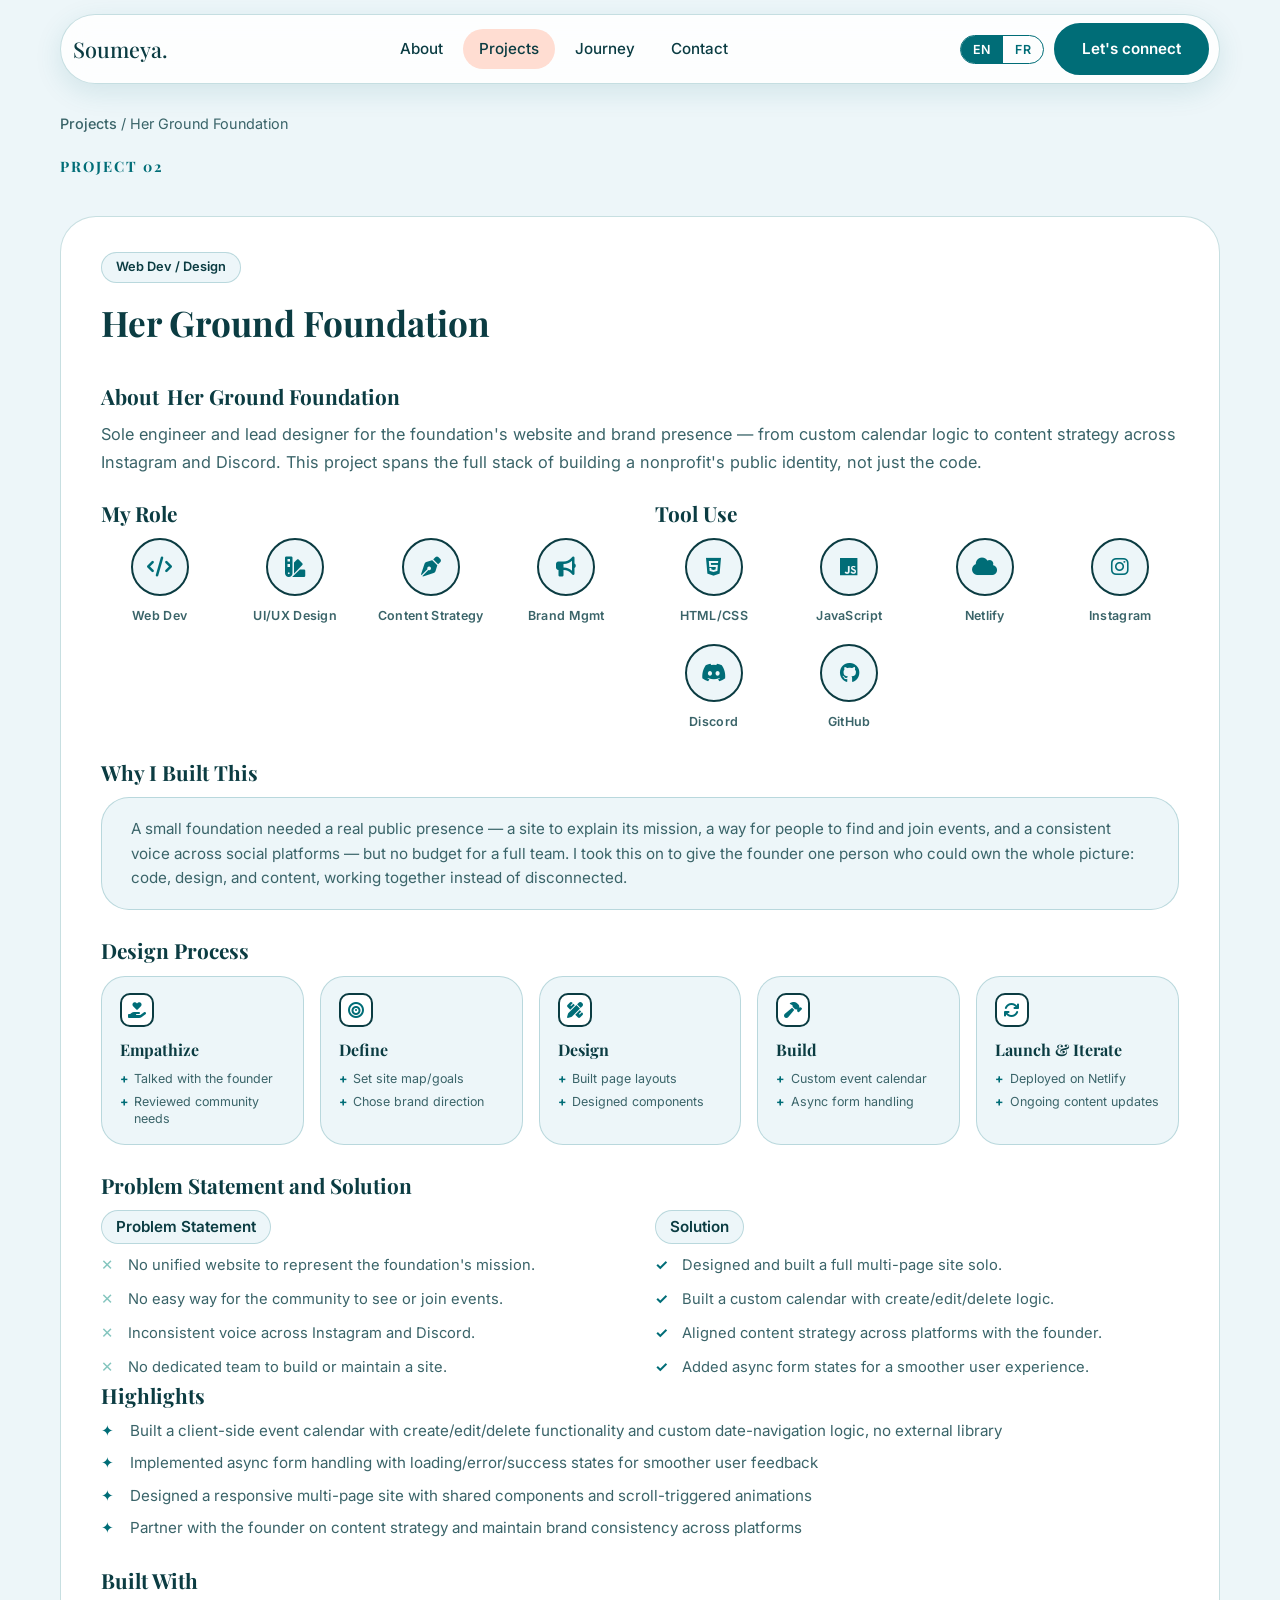
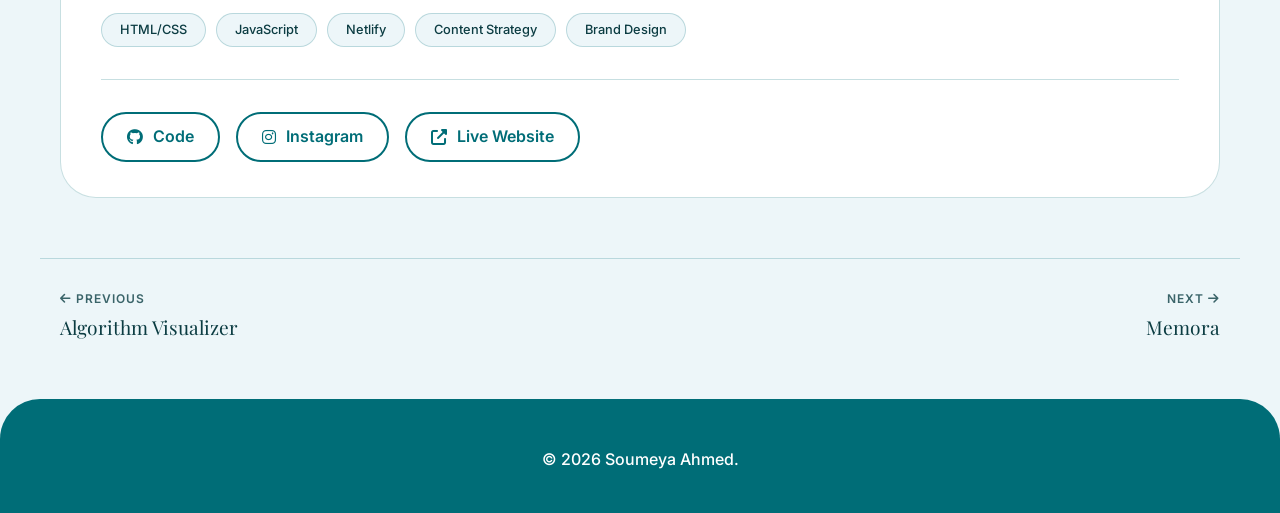
<file: Project2.html>
<!DOCTYPE html>
<html lang="en">
<head>
    <meta charset="UTF-8">
    <meta name="viewport" content="width=device-width, initial-scale=1.0">
    <title>Her Ground Foundation | Soumeya Ahmed</title>
    <link rel="stylesheet" href="style.css">
    <link rel="stylesheet" href="https://cdnjs.cloudflare.com/ajax/libs/font-awesome/6.4.0/css/all.min.css">
    <link href="https://fonts.googleapis.com/css2?family=Playfair+Display:ital,wght@0,400;0,700;1,400&family=Inter:wght@300;400;500;600;700&display=swap" rel="stylesheet">
    <style>
        .project-detail-card {
            padding: 2.2rem 2.5rem;
        }
        .project-detail-top {
            margin-bottom: 1.8rem;
        }
        .project-detail-desc {
            font-size: 1.05rem;
            line-height: 1.7;
            color: var(--text-light);
            margin: 0 0 2rem 0;
            padding: 1.2rem 1.8rem;
            background: var(--bg-color);
            border-radius: 30px;
            border: 2px solid var(--text-main);
        }
        .project-detail-bullets {
            list-style: none;
            padding: 0;
            margin: 0 0 1.5rem 0;
            display: flex;
            flex-direction: column;
            gap: 0.6rem;
        }
        .project-detail-bullets li {
            position: relative;
            padding-left: 1.8rem;
            color: var(--text-light);
            font-size: 0.95rem;
            line-height: 1.5;
        }
        .project-detail-bullets li::before {
            content: "✦";
            position: absolute;
            left: 0;
            color: var(--dark-pink);
            font-weight: 700;
        }
        .tech-stack {
            display: flex;
            flex-wrap: wrap;
            gap: 10px;
            margin: 1rem 0 1.8rem 0;
        }
        .tech-stack span {
            background: var(--bg-color);
            border: 2px solid var(--text-main);
            padding: 6px 18px;
            border-radius: 30px;
            font-weight: 500;
            font-size: 0.8rem;
        }
        .project-detail-links {
            display: flex;
            flex-wrap: wrap;
            gap: 16px;
            margin-top: 2rem;
            border-top: 3px dashed var(--main-pink);
            padding-top: 2rem;
        }
        .project-detail-links a {
            display: inline-flex;
            align-items: center;
            gap: 10px;
            background: var(--card-bg);
            border: 2px solid var(--text-main);
            padding: 10px 24px;
            border-radius: 30px;
            font-weight: 600;
            color: var(--text-main);
            text-decoration: none;
            box-shadow: 4px 4px 0px var(--light-purple);
            transition: 0.2s ease;
        }
        .project-detail-links a:hover {
            transform: translate(2px, 2px);
            box-shadow: 2px 2px 0px var(--light-purple);
            background: var(--main-yellow);
        }
        .project-detail-card h4 {
            font-family: var(--font-serif);
            font-size: 1.3rem;
            margin: 1.5rem 0 0.5rem 0;
            color: var(--text-main);
        }
        .project-detail-card h4:first-of-type {
            margin-top: 0;
        }
        .project-number-tag {
            font-family: var(--font-serif);
            color: var(--dark-pink);
            font-size: 0.9rem;
            font-weight: 700;
            letter-spacing: 2px;
        }
        .project-tag {
            background: var(--bg-color);
            padding: 4px 14px;
            border-radius: 20px;
            font-size: 0.8rem;
            font-weight: 600;
            border: 2px solid var(--text-main);
            display: inline-block;
            margin-bottom: 6px;
        }
        .breadcrumb a {
            color: var(--text-light);
            text-decoration: none;
            font-weight: 500;
        }
        .breadcrumb a:hover {
            color: var(--dark-pink);
        }

        /* ========== CASE STUDY SECTIONS (About / Role / Tools / Process / Problem-Solution) ========== */
        .case-section-title {
            font-family: var(--font-serif);
            font-size: 1.3rem;
            margin: 2.2rem 0 1rem 0;
            color: var(--text-main);
            display: flex;
            align-items: center;
            gap: 8px;
        }
        .case-section-title:first-of-type { margin-top: 0; }

        .case-about-grid {
            display: flex;
            gap: 28px;
            align-items: center;
        }
        .case-about-text { flex: 1.25; }
        .case-about-text p {
            font-size: 1.02rem;
            line-height: 1.7;
            color: var(--text-light);
        }
        .case-about-visual {
            flex: 1;
            display: flex;
            gap: 12px;
            justify-content: center;
        }
        .case-about-img {
            border: 3px solid var(--text-main);
            border-radius: 22px;
            background: var(--bg-color);
            overflow: hidden;
            width: 90px;
            height: 150px;
            display: flex;
            align-items: center;
            justify-content: center;
            box-shadow: 5px 5px 0px var(--light-purple);
        }
        .case-about-img:nth-child(2) { transform: translateY(-14px); height: 178px; }
        .case-about-img:nth-child(3) { transform: translateY(6px); }
        .case-about-img img { width: 100%; height: 100%; object-fit: contain; }
        .case-about-img i { font-size: 1.6rem; color: var(--dark-pink); }

        .role-tool-grid {
            display: grid;
            grid-template-columns: repeat(auto-fit, minmax(110px, 1fr));
            gap: 18px;
        }
        .role-tool-item {
            display: flex;
            flex-direction: column;
            align-items: center;
            text-align: center;
            gap: 10px;
        }
        .role-tool-icon {
            width: 58px;
            height: 58px;
            border-radius: 50%;
            border: 2px solid var(--text-main);
            background: var(--bg-color);
            display: flex;
            align-items: center;
            justify-content: center;
            font-size: 1.25rem;
            color: var(--dark-pink);
        }
        .role-tool-label {
            font-size: 0.78rem;
            font-weight: 600;
            color: var(--text-light);
            letter-spacing: 0.3px;
        }

        .case-two-col {
            display: grid;
            grid-template-columns: 1fr 1fr;
            gap: 30px;
        }

        .case-process-row {
            display: flex;
            gap: 16px;
            flex-wrap: wrap;
        }
        .case-process-step {
            flex: 1;
            min-width: 160px;
            background: var(--bg-color);
            border: 2px solid var(--text-main);
            border-radius: 20px;
            padding: 16px 18px;
        }
        .case-process-step .step-icon {
            width: 34px;
            height: 34px;
            border-radius: 10px;
            background: var(--card-bg);
            border: 2px solid var(--text-main);
            display: flex;
            align-items: center;
            justify-content: center;
            margin-bottom: 10px;
            color: var(--dark-pink);
        }
        .case-process-step h5 {
            font-family: var(--font-serif);
            font-size: 1rem;
            margin-bottom: 8px;
            color: var(--text-main);
        }
        .case-process-step ul {
            list-style: none;
            padding: 0;
            display: flex;
            flex-direction: column;
            gap: 5px;
        }
        .case-process-step li {
            font-size: 0.78rem;
            color: var(--text-light);
            padding-left: 0.9rem;
            position: relative;
            line-height: 1.4;
        }
        .case-process-step li::before {
            content: "+";
            position: absolute;
            left: 0;
            color: var(--dark-pink);
            font-weight: 700;
        }

        .ps-list {
            list-style: none;
            padding: 0;
            display: flex;
            flex-direction: column;
            gap: 12px;
        }
        .ps-list li {
            position: relative;
            padding-left: 1.7rem;
            font-size: 0.92rem;
            line-height: 1.5;
            color: var(--text-light);
        }
        .problem-list li::before {
            content: "\2715";
            position: absolute;
            left: 0;
            color: var(--main-pink);
            font-weight: 700;
        }
        .solution-list li::before {
            content: "\2713";
            position: absolute;
            left: 0;
            color: var(--dark-pink);
            font-weight: 700;
        }

        @media (max-width: 640px) {
            .case-about-grid { flex-direction: column; }
            .case-about-visual { margin-top: 10px; }
            .case-two-col { grid-template-columns: 1fr; gap: 20px; }
        }
        @media (max-width: 640px) {
            .project-detail-card {
                padding: 1.5rem;
            }
            .project-detail-desc {
                padding: 1rem;
            }
            .project-detail-links a {
                width: 100%;
                justify-content: center;
            }
        }
    </style>
</head>
<body>

    <!-- Custom Cursor -->
    <div class="cursor"></div>
    <div class="cursor-trail"></div>

    <!-- Navigation -->
    <nav class="nav">
        <div class="nav-container">
            <a href="index.html" style="text-decoration:none;">
                <div class="nav-logo">
                    <span class="logo-text">Soumeya.</span>
                </div>
            </a>
            <div class="nav-links" id="navLinks">
                <a href="index.html#about" class="nav-link" data-i18n="nav.about">About</a>
                <a href="project.html" class="nav-link active" data-i18n="nav.projects">Projects</a>
                <a href="index.html#experience" class="nav-link" data-i18n="nav.journey">Journey</a>
                <a href="index.html#contact" class="nav-link" data-i18n="nav.contact">Contact</a>
                <div class="lang-toggle lang-toggle-mobile" role="group" aria-label="Language / Langue">
                    <button type="button" class="lang-btn" data-lang="en">EN</button>
                    <button type="button" class="lang-btn" data-lang="fr">FR</button>
                </div>
            </div>
            <div class="nav-cta">
                <div class="lang-toggle" role="group" aria-label="Language / Langue">
                    <button type="button" class="lang-btn" data-lang="en">EN</button>
                    <button type="button" class="lang-btn" data-lang="fr">FR</button>
                </div>
                <a href="index.html#contact" class="btn-aesthetic" data-i18n="nav.connect">Let's connect</a>
            </div>
            <button type="button" class="nav-toggle" id="navToggle" aria-label="Menu" aria-expanded="false" aria-controls="navLinks"><span></span><span></span><span></span></button>
        </div>
    </nav>

    <section class="project-page-hero" style="padding-bottom: 20px;">
        <div class="container" style="text-align: left;">
            <p class="breadcrumb"><a href="project.html" data-i18n="nav.projects">Projects</a> / Her Ground Foundation</p>
            <span class="project-number-tag"><span data-i18n="case.projectLabel">PROJECT</span> 02</span>
        </div>
    </section>

    <!-- ========== PROJECT DETAIL ========== -->
    <section class="project-detail-section" style="padding-top: 10px;">
        <div class="container">
            <div class="project-detail-card project-card">
                <div class="project-detail-top">
                    <span class="project-tag">Web Dev / Design</span>
                    <h2 style="font-family: var(--font-serif); font-size: 2.2rem; margin-top: 6px;">Her Ground Foundation</h2>
                </div>

                <h4 class="case-section-title"><span data-i18n="case.aboutPrefix">About</span> Her Ground Foundation</h4>
                <div class="case-about-grid">
                    <div class="case-about-text">
                        <p data-i18n="project2.aboutText">
                            Sole engineer and lead designer for the foundation's website and brand presence —
                            from custom calendar logic to content strategy across Instagram and Discord. This
                            project spans the full stack of building a nonprofit's public identity, not just the code.
                        </p>
                    </div>
                </div>

                <div class="case-two-col">
                    <div>
                        <h4 class="case-section-title" data-i18n="case.myRole">My Role</h4>
                        <div class="role-tool-grid">
                            <div class="role-tool-item">
                                <div class="role-tool-icon"><i class="fas fa-code"></i></div>
                                <span class="role-tool-label" data-i18n="project2.role1">Web Dev</span>
                            </div>
                            <div class="role-tool-item">
                                <div class="role-tool-icon"><i class="fas fa-swatchbook"></i></div>
                                <span class="role-tool-label" data-i18n="project2.role2">UI/UX Design</span>
                            </div>
                            <div class="role-tool-item">
                                <div class="role-tool-icon"><i class="fas fa-pen-nib"></i></div>
                                <span class="role-tool-label" data-i18n="project2.role3">Content Strategy</span>
                            </div>
                            <div class="role-tool-item">
                                <div class="role-tool-icon"><i class="fas fa-bullhorn"></i></div>
                                <span class="role-tool-label" data-i18n="project2.role4">Brand Mgmt</span>
                            </div>
                        </div>
                    </div>
                    <div>
                        <h4 class="case-section-title" data-i18n="case.toolUse">Tool Use</h4>
                        <div class="role-tool-grid">
                            <div class="role-tool-item">
                                <div class="role-tool-icon"><i class="fab fa-html5"></i></div>
                                <span class="role-tool-label">HTML/CSS</span>
                            </div>
                            <div class="role-tool-item">
                                <div class="role-tool-icon"><i class="fab fa-js"></i></div>
                                <span class="role-tool-label">JavaScript</span>
                            </div>
                            <div class="role-tool-item">
                                <div class="role-tool-icon"><i class="fas fa-cloud"></i></div>
                                <span class="role-tool-label">Netlify</span>
                            </div>
                            <div class="role-tool-item">
                                <div class="role-tool-icon"><i class="fab fa-instagram"></i></div>
                                <span class="role-tool-label">Instagram</span>
                            </div>
                            <div class="role-tool-item">
                                <div class="role-tool-icon"><i class="fab fa-discord"></i></div>
                                <span class="role-tool-label">Discord</span>
                            </div>
                            <div class="role-tool-item">
                                <div class="role-tool-icon"><i class="fab fa-github"></i></div>
                                <span class="role-tool-label">GitHub</span>
                            </div>
                        </div>
                    </div>
                </div>

                <h4 class="case-section-title" data-i18n="case.whyStartedTitle">Why I Built This</h4>
                <p class="project-detail-desc" data-i18n="project2.whyStarted">
                    A small foundation needed a real public presence — a site to explain its mission, a way
                    for people to find and join events, and a consistent voice across social platforms — but
                    no budget for a full team. I took this on to give the founder one person who could own
                    the whole picture: code, design, and content, working together instead of disconnected.
                </p>

                <h4 class="case-section-title" data-i18n="case.designProcess">Design Process</h4>
                <div class="case-process-row">
                    <div class="case-process-step">
                        <div class="step-icon"><i class="fas fa-hand-holding-heart"></i></div>
                        <h5 data-i18n="project2.processEmpathizeTitle">Empathize</h5>
                        <ul>
                            <li data-i18n="project2.processEmpathize1">Talked with the founder</li>
                            <li data-i18n="project2.processEmpathize2">Reviewed community needs</li>
                        </ul>
                    </div>
                    <div class="case-process-step">
                        <div class="step-icon"><i class="fas fa-bullseye"></i></div>
                        <h5 data-i18n="project2.processDefineTitle">Define</h5>
                        <ul>
                            <li data-i18n="project2.processDefine1">Set site map/goals</li>
                            <li data-i18n="project2.processDefine2">Chose brand direction</li>
                        </ul>
                    </div>
                    <div class="case-process-step">
                        <div class="step-icon"><i class="fas fa-pen-ruler"></i></div>
                        <h5 data-i18n="project2.processDesignTitle">Design</h5>
                        <ul>
                            <li data-i18n="project2.processDesign1">Built page layouts</li>
                            <li data-i18n="project2.processDesign2">Designed components</li>
                        </ul>
                    </div>
                    <div class="case-process-step">
                        <div class="step-icon"><i class="fas fa-hammer"></i></div>
                        <h5 data-i18n="project2.processBuildTitle">Build</h5>
                        <ul>
                            <li data-i18n="project2.processBuild1">Custom event calendar</li>
                            <li data-i18n="project2.processBuild2">Async form handling</li>
                        </ul>
                    </div>
                    <div class="case-process-step">
                        <div class="step-icon"><i class="fas fa-arrows-rotate"></i></div>
                        <h5 data-i18n="project2.processLaunchTitle">Launch &amp; Iterate</h5>
                        <ul>
                            <li data-i18n="project2.processLaunch1">Deployed on Netlify</li>
                            <li data-i18n="project2.processLaunch2">Ongoing content updates</li>
                        </ul>
                    </div>
                </div>

                <h4 class="case-section-title" data-i18n="case.problemSolutionTitle">Problem Statement and Solution</h4>
                <div class="case-two-col">
                    <div>
                        <p class="project-tag" style="margin-bottom: 10px;" data-i18n="case.problemStatement">Problem Statement</p>
                        <ul class="ps-list problem-list">
                            <li data-i18n="project2.problem1">No unified website to represent the foundation's mission.</li>
                            <li data-i18n="project2.problem2">No easy way for the community to see or join events.</li>
                            <li data-i18n="project2.problem3">Inconsistent voice across Instagram and Discord.</li>
                            <li data-i18n="project2.problem4">No dedicated team to build or maintain a site.</li>
                        </ul>
                    </div>
                    <div>
                        <p class="project-tag" style="margin-bottom: 10px;" data-i18n="case.solution">Solution</p>
                        <ul class="ps-list solution-list">
                            <li data-i18n="project2.solution1">Designed and built a full multi-page site solo.</li>
                            <li data-i18n="project2.solution2">Built a custom calendar with create/edit/delete logic.</li>
                            <li data-i18n="project2.solution3">Aligned content strategy across platforms with the founder.</li>
                            <li data-i18n="project2.solution4">Added async form states for a smoother user experience.</li>
                        </ul>
                    </div>
                </div>

                <div>
                    <h4 data-i18n="case.highlights">Highlights</h4>
                    <ul class="project-detail-bullets">
                        <li data-i18n="project2.highlight1">Built a client-side event calendar with create/edit/delete functionality and custom date-navigation logic, no external library</li>
                        <li data-i18n="project2.highlight2">Implemented async form handling with loading/error/success states for smoother user feedback</li>
                        <li data-i18n="project2.highlight3">Designed a responsive multi-page site with shared components and scroll-triggered animations</li>
                        <li data-i18n="project2.highlight4">Partner with the founder on content strategy and maintain brand consistency across platforms</li>
                    </ul>
                </div>

                <div>
                    <h4 data-i18n="case.builtWith">Built With</h4>
                    <div class="tech-stack">
                        <span>HTML/CSS</span><span>JavaScript</span><span>Netlify</span>
                        <span>Content Strategy</span><span>Brand Design</span>
                    </div>
                </div>

                <div class="project-detail-links">
                    <a href="https://github.com/Soumeya0/HerGroundwebsite" target="_blank"><i class="fab fa-github"></i> <span data-i18n="case.code">Code</span></a>
                    <a href="https://www.instagram.com/thisisherground/" target="_blank"><i class="fab fa-instagram"></i> Instagram</a>
                    <a href="https://herground.netlify.app" target="_blank"><i class="fas fa-external-link-alt"></i> <span data-i18n="case.liveWebsite">Live Website</span></a>
                </div>
            </div>
        </div>
    </section>

    <!-- ========== PREV / NEXT ========== -->
    <div class="project-nav-footer">
        <a href="Project1.html" class="project-nav-link prev">
            <span class="label"><i class="fas fa-arrow-left"></i> <span data-i18n="case.previous">Previous</span></span>
            <span class="title">Algorithm Visualizer</span>
        </a>
        <a href="Project3.html" class="project-nav-link next">
            <span class="label"><span data-i18n="case.next">Next</span> <i class="fas fa-arrow-right"></i></span>
            <span class="title">Memora</span>
        </a>
    </div>

    <!-- ========== FOOTER ========== -->
    <footer class="footer">
        <div class="footer-container">
            <p>&copy; 2026 Soumeya Ahmed.</p>
        </div>
    </footer>

    <button class="scroll-top" id="scrollTop" data-i18n-aria="nav.scrollTop" aria-label="Scroll to top"><i class="fas fa-arrow-up"></i></button>
    <script src="translations.js"></script>
    <script src="i18n.js"></script>
    <script src="script.js"></script>
</body>
</html>
</file>
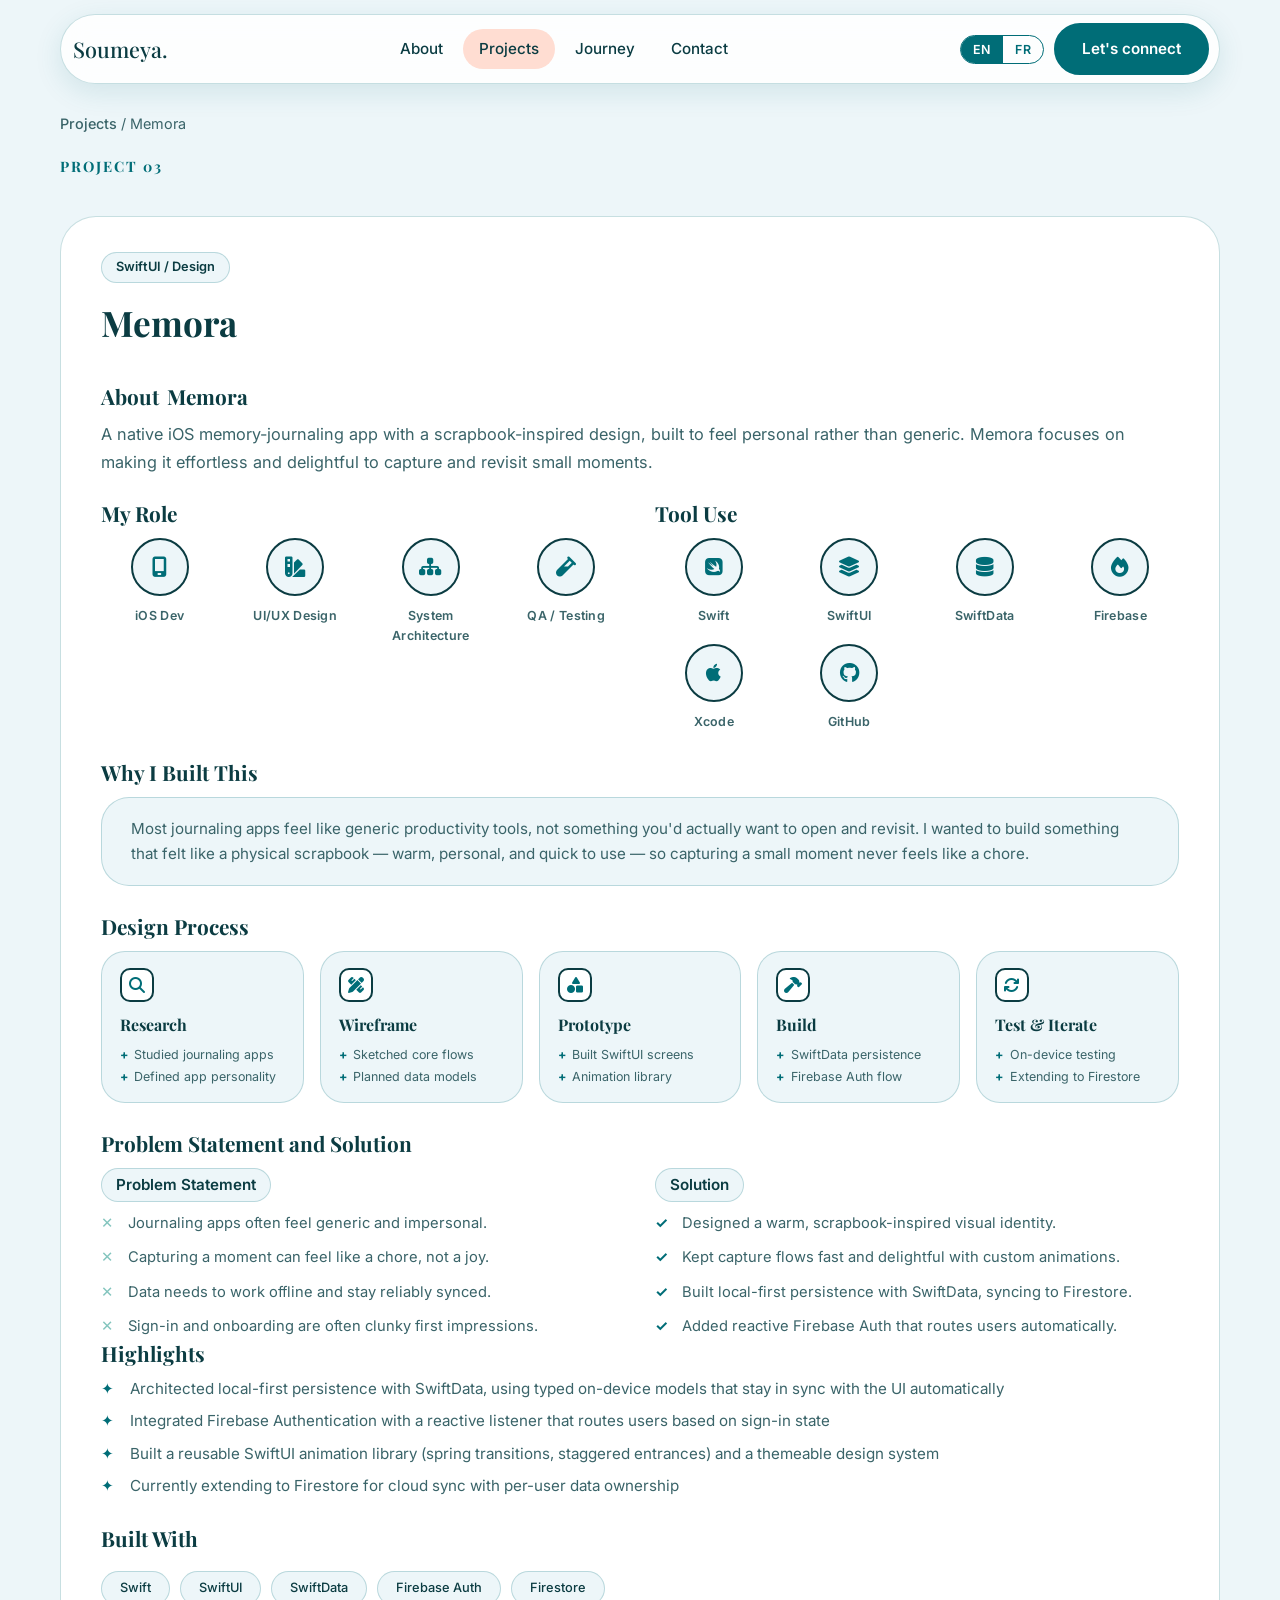
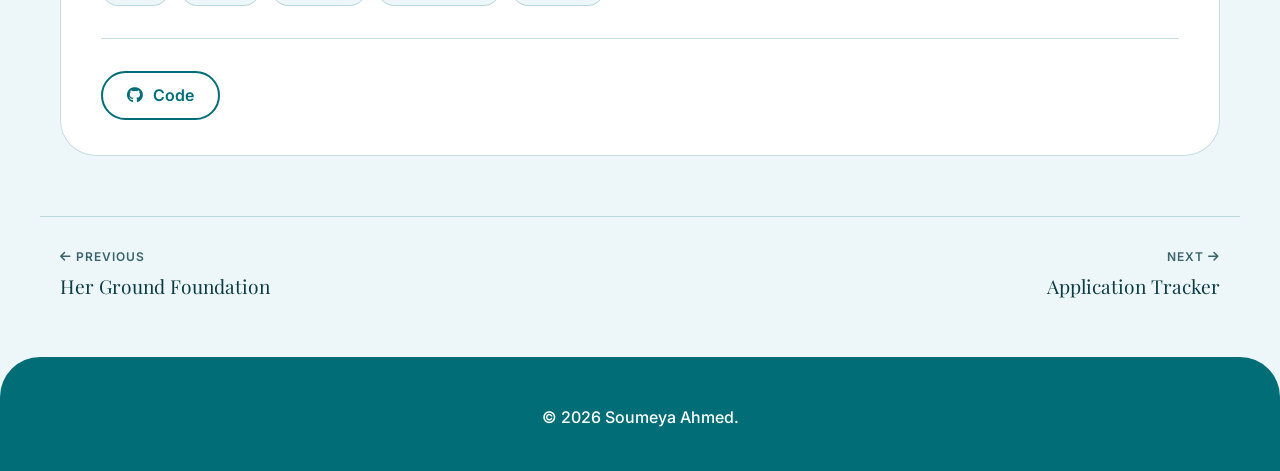
<file: Project3.html>
<!DOCTYPE html>
<html lang="en">
<head>
    <meta charset="UTF-8">
    <meta name="viewport" content="width=device-width, initial-scale=1.0">
    <title>Memora | Soumeya Ahmed</title>
    <link rel="stylesheet" href="style.css">
    <link rel="stylesheet" href="https://cdnjs.cloudflare.com/ajax/libs/font-awesome/6.4.0/css/all.min.css">
    <link href="https://fonts.googleapis.com/css2?family=Playfair+Display:ital,wght@0,400;0,700;1,400&family=Inter:wght@300;400;500;600;700&display=swap" rel="stylesheet">
    <style>
        .project-detail-card {
            padding: 2.2rem 2.5rem;
        }
        .project-detail-top {
            margin-bottom: 1.8rem;
        }
        .project-detail-desc {
            font-size: 1.05rem;
            line-height: 1.7;
            color: var(--text-light);
            margin: 0 0 2rem 0;
            padding: 1.2rem 1.8rem;
            background: var(--bg-color);
            border-radius: 30px;
            border: 2px solid var(--text-main);
        }
        .project-detail-bullets {
            list-style: none;
            padding: 0;
            margin: 0 0 1.5rem 0;
            display: flex;
            flex-direction: column;
            gap: 0.6rem;
        }
        .project-detail-bullets li {
            position: relative;
            padding-left: 1.8rem;
            color: var(--text-light);
            font-size: 0.95rem;
            line-height: 1.5;
        }
        .project-detail-bullets li::before {
            content: "✦";
            position: absolute;
            left: 0;
            color: var(--dark-pink);
            font-weight: 700;
        }
        .tech-stack {
            display: flex;
            flex-wrap: wrap;
            gap: 10px;
            margin: 1rem 0 1.8rem 0;
        }
        .tech-stack span {
            background: var(--bg-color);
            border: 2px solid var(--text-main);
            padding: 6px 18px;
            border-radius: 30px;
            font-weight: 500;
            font-size: 0.8rem;
        }
        .project-detail-links {
            display: flex;
            flex-wrap: wrap;
            gap: 16px;
            margin-top: 2rem;
            border-top: 3px dashed var(--main-pink);
            padding-top: 2rem;
        }
        .project-detail-links a {
            display: inline-flex;
            align-items: center;
            gap: 10px;
            background: var(--card-bg);
            border: 2px solid var(--text-main);
            padding: 10px 24px;
            border-radius: 30px;
            font-weight: 600;
            color: var(--text-main);
            text-decoration: none;
            box-shadow: 4px 4px 0px var(--light-purple);
            transition: 0.2s ease;
        }
        .project-detail-links a:hover {
            transform: translate(2px, 2px);
            box-shadow: 2px 2px 0px var(--light-purple);
            background: var(--main-yellow);
        }
        .project-detail-card h4 {
            font-family: var(--font-serif);
            font-size: 1.3rem;
            margin: 1.5rem 0 0.5rem 0;
            color: var(--text-main);
        }
        .project-detail-card h4:first-of-type {
            margin-top: 0;
        }
        .project-number-tag {
            font-family: var(--font-serif);
            color: var(--dark-pink);
            font-size: 0.9rem;
            font-weight: 700;
            letter-spacing: 2px;
        }
        .project-tag {
            background: var(--bg-color);
            padding: 4px 14px;
            border-radius: 20px;
            font-size: 0.8rem;
            font-weight: 600;
            border: 2px solid var(--text-main);
            display: inline-block;
            margin-bottom: 6px;
        }
        .breadcrumb a {
            color: var(--text-light);
            text-decoration: none;
            font-weight: 500;
        }
        .breadcrumb a:hover {
            color: var(--dark-pink);
        }

        /* ========== CASE STUDY SECTIONS (About / Role / Tools / Process / Problem-Solution) ========== */
        .case-section-title {
            font-family: var(--font-serif);
            font-size: 1.3rem;
            margin: 2.2rem 0 1rem 0;
            color: var(--text-main);
            display: flex;
            align-items: center;
            gap: 8px;
        }
        .case-section-title:first-of-type { margin-top: 0; }

        .case-about-grid {
            display: flex;
            gap: 28px;
            align-items: center;
        }
        .case-about-text { flex: 1.25; }
        .case-about-text p {
            font-size: 1.02rem;
            line-height: 1.7;
            color: var(--text-light);
        }
        .case-about-visual {
            flex: 1;
            display: flex;
            gap: 12px;
            justify-content: center;
        }
        .case-about-img {
            border: 3px solid var(--text-main);
            border-radius: 22px;
            background: var(--bg-color);
            overflow: hidden;
            width: 90px;
            height: 150px;
            display: flex;
            align-items: center;
            justify-content: center;
            box-shadow: 5px 5px 0px var(--light-purple);
        }
        .case-about-img:nth-child(2) { transform: translateY(-14px); height: 178px; }
        .case-about-img:nth-child(3) { transform: translateY(6px); }
        .case-about-img img { width: 100%; height: 100%; object-fit: contain; }
        .case-about-img i { font-size: 1.6rem; color: var(--dark-pink); }

        .role-tool-grid {
            display: grid;
            grid-template-columns: repeat(auto-fit, minmax(110px, 1fr));
            gap: 18px;
        }
        .role-tool-item {
            display: flex;
            flex-direction: column;
            align-items: center;
            text-align: center;
            gap: 10px;
        }
        .role-tool-icon {
            width: 58px;
            height: 58px;
            border-radius: 50%;
            border: 2px solid var(--text-main);
            background: var(--bg-color);
            display: flex;
            align-items: center;
            justify-content: center;
            font-size: 1.25rem;
            color: var(--dark-pink);
        }
        .role-tool-label {
            font-size: 0.78rem;
            font-weight: 600;
            color: var(--text-light);
            letter-spacing: 0.3px;
        }

        .case-two-col {
            display: grid;
            grid-template-columns: 1fr 1fr;
            gap: 30px;
        }

        .case-process-row {
            display: flex;
            gap: 16px;
            flex-wrap: wrap;
        }
        .case-process-step {
            flex: 1;
            min-width: 160px;
            background: var(--bg-color);
            border: 2px solid var(--text-main);
            border-radius: 20px;
            padding: 16px 18px;
        }
        .case-process-step .step-icon {
            width: 34px;
            height: 34px;
            border-radius: 10px;
            background: var(--card-bg);
            border: 2px solid var(--text-main);
            display: flex;
            align-items: center;
            justify-content: center;
            margin-bottom: 10px;
            color: var(--dark-pink);
        }
        .case-process-step h5 {
            font-family: var(--font-serif);
            font-size: 1rem;
            margin-bottom: 8px;
            color: var(--text-main);
        }
        .case-process-step ul {
            list-style: none;
            padding: 0;
            display: flex;
            flex-direction: column;
            gap: 5px;
        }
        .case-process-step li {
            font-size: 0.78rem;
            color: var(--text-light);
            padding-left: 0.9rem;
            position: relative;
            line-height: 1.4;
        }
        .case-process-step li::before {
            content: "+";
            position: absolute;
            left: 0;
            color: var(--dark-pink);
            font-weight: 700;
        }

        .ps-list {
            list-style: none;
            padding: 0;
            display: flex;
            flex-direction: column;
            gap: 12px;
        }
        .ps-list li {
            position: relative;
            padding-left: 1.7rem;
            font-size: 0.92rem;
            line-height: 1.5;
            color: var(--text-light);
        }
        .problem-list li::before {
            content: "\2715";
            position: absolute;
            left: 0;
            color: var(--main-pink);
            font-weight: 700;
        }
        .solution-list li::before {
            content: "\2713";
            position: absolute;
            left: 0;
            color: var(--dark-pink);
            font-weight: 700;
        }

        @media (max-width: 640px) {
            .case-about-grid { flex-direction: column; }
            .case-about-visual { margin-top: 10px; }
            .case-two-col { grid-template-columns: 1fr; gap: 20px; }
        }
        @media (max-width: 640px) {
            .project-detail-card {
                padding: 1.5rem;
            }
            .project-detail-desc {
                padding: 1rem;
            }
            .project-detail-links a {
                width: 100%;
                justify-content: center;
            }
        }
    </style>
</head>
<body>

    <!-- Custom Cursor -->
    <div class="cursor"></div>
    <div class="cursor-trail"></div>

    <!-- Navigation -->
    <nav class="nav">
        <div class="nav-container">
            <a href="index.html" style="text-decoration:none;">
                <div class="nav-logo">
                    <span class="logo-text">Soumeya.</span>
                </div>
            </a>
            <div class="nav-links" id="navLinks">
                <a href="index.html#about" class="nav-link" data-i18n="nav.about">About</a>
                <a href="project.html" class="nav-link active" data-i18n="nav.projects">Projects</a>
                <a href="index.html#experience" class="nav-link" data-i18n="nav.journey">Journey</a>
                <a href="index.html#contact" class="nav-link" data-i18n="nav.contact">Contact</a>
                <div class="lang-toggle lang-toggle-mobile" role="group" aria-label="Language / Langue">
                    <button type="button" class="lang-btn" data-lang="en">EN</button>
                    <button type="button" class="lang-btn" data-lang="fr">FR</button>
                </div>
            </div>
            <div class="nav-cta">
                <div class="lang-toggle" role="group" aria-label="Language / Langue">
                    <button type="button" class="lang-btn" data-lang="en">EN</button>
                    <button type="button" class="lang-btn" data-lang="fr">FR</button>
                </div>
                <a href="index.html#contact" class="btn-aesthetic" data-i18n="nav.connect">Let's connect</a>
            </div>
            <button type="button" class="nav-toggle" id="navToggle" aria-label="Menu" aria-expanded="false" aria-controls="navLinks"><span></span><span></span><span></span></button>
        </div>
    </nav>

    <section class="project-page-hero" style="padding-bottom: 20px;">
        <div class="container" style="text-align: left;">
            <p class="breadcrumb"><a href="project.html" data-i18n="nav.projects">Projects</a> / Memora</p>
            <span class="project-number-tag"><span data-i18n="case.projectLabel">PROJECT</span> 03</span>
        </div>
    </section>

    <!-- ========== PROJECT DETAIL ========== -->
    <section class="project-detail-section" style="padding-top: 10px;">
        <div class="container">
            <div class="project-detail-card project-card">
                <div class="project-detail-top">
                    <span class="project-tag">SwiftUI / Design</span>
                    <h2 style="font-family: var(--font-serif); font-size: 2.2rem; margin-top: 6px;">Memora</h2>
                </div>

                <h4 class="case-section-title"><span data-i18n="case.aboutPrefix">About</span> Memora</h4>
                <div class="case-about-grid">
                    <div class="case-about-text">
                        <p data-i18n="project3.aboutText">
                            A native iOS memory-journaling app with a scrapbook-inspired design, built to feel
                            personal rather than generic. Memora focuses on making it effortless and delightful
                            to capture and revisit small moments.
                        </p>
                    </div>
                </div>

                <div class="case-two-col">
                    <div>
                        <h4 class="case-section-title" data-i18n="case.myRole">My Role</h4>
                        <div class="role-tool-grid">
                            <div class="role-tool-item">
                                <div class="role-tool-icon"><i class="fas fa-mobile-screen"></i></div>
                                <span class="role-tool-label" data-i18n="project3.role1">iOS Dev</span>
                            </div>
                            <div class="role-tool-item">
                                <div class="role-tool-icon"><i class="fas fa-swatchbook"></i></div>
                                <span class="role-tool-label" data-i18n="project3.role2">UI/UX Design</span>
                            </div>
                            <div class="role-tool-item">
                                <div class="role-tool-icon"><i class="fas fa-sitemap"></i></div>
                                <span class="role-tool-label" data-i18n="project3.role3">System Architecture</span>
                            </div>
                            <div class="role-tool-item">
                                <div class="role-tool-icon"><i class="fas fa-vial"></i></div>
                                <span class="role-tool-label" data-i18n="project3.role4">QA / Testing</span>
                            </div>
                        </div>
                    </div>
                    <div>
                        <h4 class="case-section-title" data-i18n="case.toolUse">Tool Use</h4>
                        <div class="role-tool-grid">
                            <div class="role-tool-item">
                                <div class="role-tool-icon"><i class="fab fa-swift"></i></div>
                                <span class="role-tool-label">Swift</span>
                            </div>
                            <div class="role-tool-item">
                                <div class="role-tool-icon"><i class="fas fa-layer-group"></i></div>
                                <span class="role-tool-label">SwiftUI</span>
                            </div>
                            <div class="role-tool-item">
                                <div class="role-tool-icon"><i class="fas fa-database"></i></div>
                                <span class="role-tool-label">SwiftData</span>
                            </div>
                            <div class="role-tool-item">
                                <div class="role-tool-icon"><i class="fas fa-fire"></i></div>
                                <span class="role-tool-label">Firebase</span>
                            </div>
                            <div class="role-tool-item">
                                <div class="role-tool-icon"><i class="fab fa-apple"></i></div>
                                <span class="role-tool-label">Xcode</span>
                            </div>
                            <div class="role-tool-item">
                                <div class="role-tool-icon"><i class="fab fa-github"></i></div>
                                <span class="role-tool-label">GitHub</span>
                            </div>
                        </div>
                    </div>
                </div>

                <h4 class="case-section-title" data-i18n="case.whyStartedTitle">Why I Built This</h4>
                <p class="project-detail-desc" data-i18n="project3.whyStarted">
                    Most journaling apps feel like generic productivity tools, not something you'd actually
                    want to open and revisit. I wanted to build something that felt like a physical scrapbook
                    — warm, personal, and quick to use — so capturing a small moment never feels like a chore.
                </p>

                <h4 class="case-section-title" data-i18n="case.designProcess">Design Process</h4>
                <div class="case-process-row">
                    <div class="case-process-step">
                        <div class="step-icon"><i class="fas fa-magnifying-glass"></i></div>
                        <h5 data-i18n="project3.processResearchTitle">Research</h5>
                        <ul>
                            <li data-i18n="project3.processResearch1">Studied journaling apps</li>
                            <li data-i18n="project3.processResearch2">Defined app personality</li>
                        </ul>
                    </div>
                    <div class="case-process-step">
                        <div class="step-icon"><i class="fas fa-pen-ruler"></i></div>
                        <h5 data-i18n="project3.processWireframeTitle">Wireframe</h5>
                        <ul>
                            <li data-i18n="project3.processWireframe1">Sketched core flows</li>
                            <li data-i18n="project3.processWireframe2">Planned data models</li>
                        </ul>
                    </div>
                    <div class="case-process-step">
                        <div class="step-icon"><i class="fas fa-shapes"></i></div>
                        <h5 data-i18n="project3.processPrototypeTitle">Prototype</h5>
                        <ul>
                            <li data-i18n="project3.processPrototype1">Built SwiftUI screens</li>
                            <li data-i18n="project3.processPrototype2">Animation library</li>
                        </ul>
                    </div>
                    <div class="case-process-step">
                        <div class="step-icon"><i class="fas fa-hammer"></i></div>
                        <h5 data-i18n="project3.processBuildTitle">Build</h5>
                        <ul>
                            <li data-i18n="project3.processBuild1">SwiftData persistence</li>
                            <li data-i18n="project3.processBuild2">Firebase Auth flow</li>
                        </ul>
                    </div>
                    <div class="case-process-step">
                        <div class="step-icon"><i class="fas fa-arrows-rotate"></i></div>
                        <h5 data-i18n="project3.processTestTitle">Test &amp; Iterate</h5>
                        <ul>
                            <li data-i18n="project3.processTest1">On-device testing</li>
                            <li data-i18n="project3.processTest2">Extending to Firestore</li>
                        </ul>
                    </div>
                </div>

                <h4 class="case-section-title" data-i18n="case.problemSolutionTitle">Problem Statement and Solution</h4>
                <div class="case-two-col">
                    <div>
                        <p class="project-tag" style="margin-bottom: 10px;" data-i18n="case.problemStatement">Problem Statement</p>
                        <ul class="ps-list problem-list">
                            <li data-i18n="project3.problem1">Journaling apps often feel generic and impersonal.</li>
                            <li data-i18n="project3.problem2">Capturing a moment can feel like a chore, not a joy.</li>
                            <li data-i18n="project3.problem3">Data needs to work offline and stay reliably synced.</li>
                            <li data-i18n="project3.problem4">Sign-in and onboarding are often clunky first impressions.</li>
                        </ul>
                    </div>
                    <div>
                        <p class="project-tag" style="margin-bottom: 10px;" data-i18n="case.solution">Solution</p>
                        <ul class="ps-list solution-list">
                            <li data-i18n="project3.solution1">Designed a warm, scrapbook-inspired visual identity.</li>
                            <li data-i18n="project3.solution2">Kept capture flows fast and delightful with custom animations.</li>
                            <li data-i18n="project3.solution3">Built local-first persistence with SwiftData, syncing to Firestore.</li>
                            <li data-i18n="project3.solution4">Added reactive Firebase Auth that routes users automatically.</li>
                        </ul>
                    </div>
                </div>

                <div>
                    <h4 data-i18n="case.highlights">Highlights</h4>
                    <ul class="project-detail-bullets">
                        <li data-i18n="project3.highlight1">Architected local-first persistence with SwiftData, using typed on-device models that stay in sync with the UI automatically</li>
                        <li data-i18n="project3.highlight2">Integrated Firebase Authentication with a reactive listener that routes users based on sign-in state</li>
                        <li data-i18n="project3.highlight3">Built a reusable SwiftUI animation library (spring transitions, staggered entrances) and a themeable design system</li>
                        <li data-i18n="project3.highlight4">Currently extending to Firestore for cloud sync with per-user data ownership</li>
                    </ul>
                </div>

                <div>
                    <h4 data-i18n="case.builtWith">Built With</h4>
                    <div class="tech-stack">
                        <span>Swift</span><span>SwiftUI</span><span>SwiftData</span>
                        <span>Firebase Auth</span><span>Firestore</span>
                    </div>
                </div>

                <div class="project-detail-links">
                    <a href="https://github.com/Soumeya0/Memora" target="_blank"><i class="fab fa-github"></i> <span data-i18n="case.code">Code</span></a>
                </div>
            </div>
        </div>
    </section>

    <!-- ========== PREV / NEXT ========== -->
    <div class="project-nav-footer">
        <a href="Project2.html" class="project-nav-link prev">
            <span class="label"><i class="fas fa-arrow-left"></i> <span data-i18n="case.previous">Previous</span></span>
            <span class="title">Her Ground Foundation</span>
        </a>
        <a href="Project4.html" class="project-nav-link next">
            <span class="label"><span data-i18n="case.next">Next</span> <i class="fas fa-arrow-right"></i></span>
            <span class="title">Application Tracker</span>
        </a>
    </div>

    <!-- ========== FOOTER ========== -->
    <footer class="footer">
        <div class="footer-container">
            <p>&copy; 2026 Soumeya Ahmed.</p>
        </div>
    </footer>

    <button class="scroll-top" id="scrollTop" data-i18n-aria="nav.scrollTop" aria-label="Scroll to top"><i class="fas fa-arrow-up"></i></button>
    <script src="translations.js"></script>
    <script src="i18n.js"></script>
    <script src="script.js"></script>
</body>
</html>
</file>
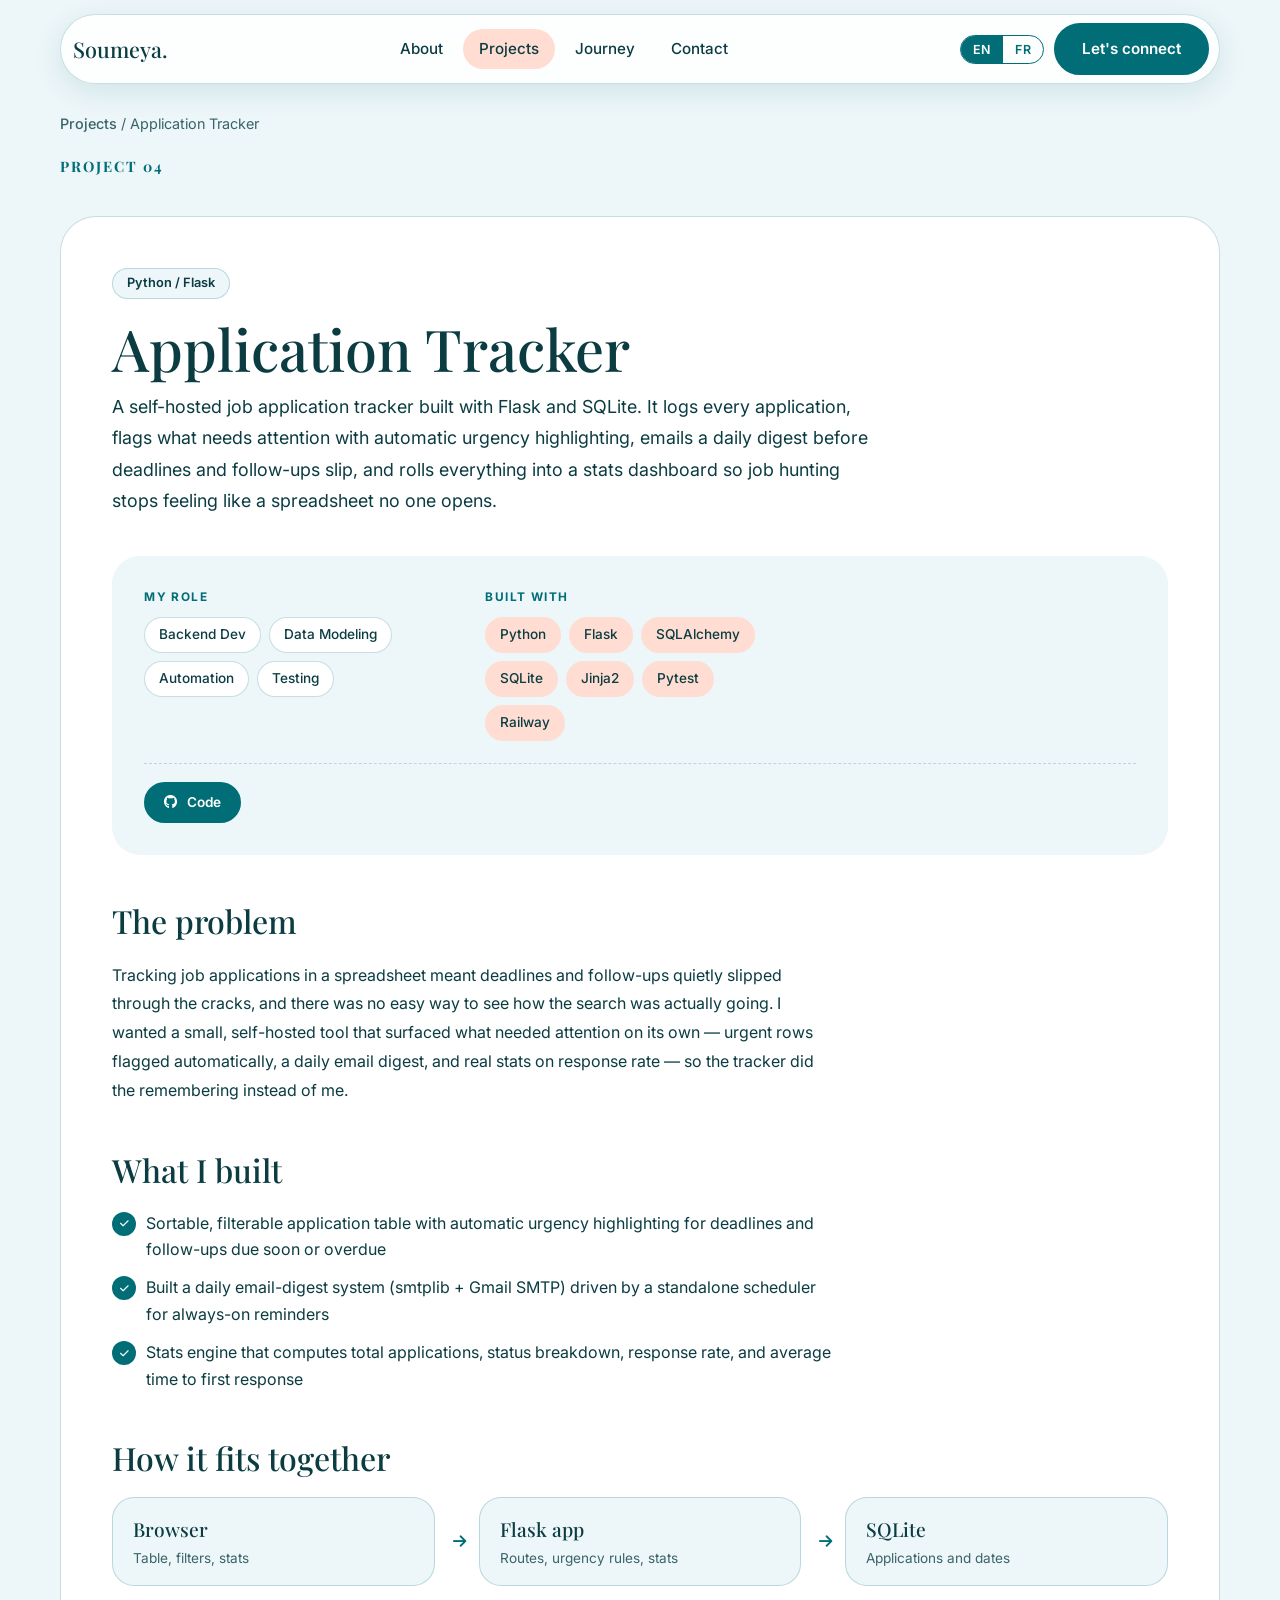
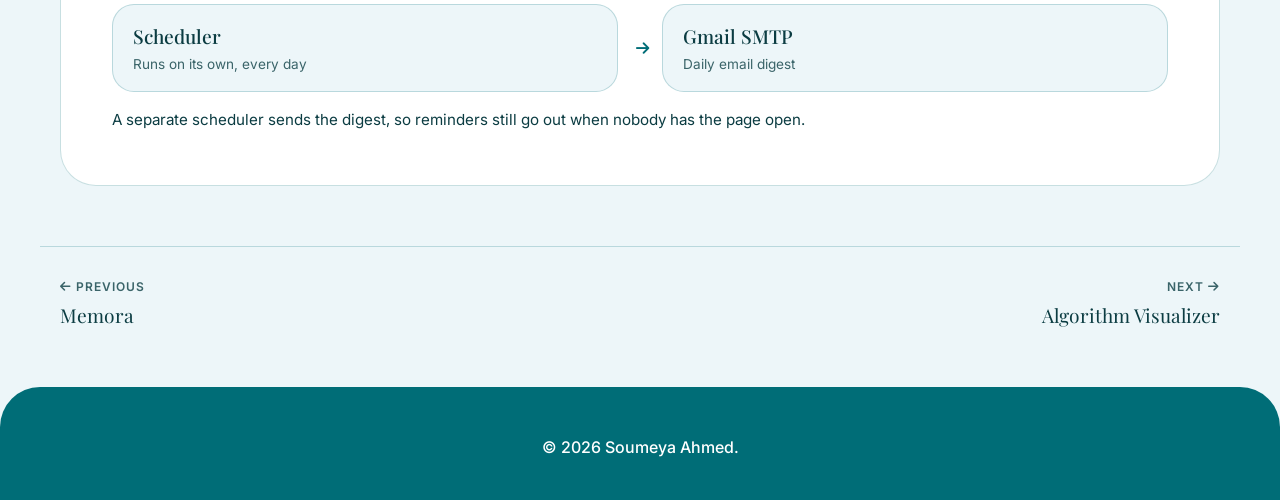
<file: Project4.html>
<!DOCTYPE html>
<html lang="en">
<head>
    <meta charset="UTF-8">
    <meta name="viewport" content="width=device-width, initial-scale=1.0">
    <title>Application Tracker | Soumeya Ahmed</title>
    <link rel="stylesheet" href="style.css">
    <link rel="stylesheet" href="https://cdnjs.cloudflare.com/ajax/libs/font-awesome/6.4.0/css/all.min.css">
    <link href="https://fonts.googleapis.com/css2?family=Playfair+Display:ital,wght@0,400;0,700;1,400&family=Inter:wght@300;400;500;600;700&display=swap" rel="stylesheet">
    <style>
        .project-detail-card {
            padding: 2.2rem 2.5rem;
        }
        .project-detail-top {
            margin-bottom: 1.8rem;
        }
        .project-detail-desc {
            font-size: 1.05rem;
            line-height: 1.7;
            color: var(--text-light);
            margin: 0 0 2rem 0;
            padding: 1.2rem 1.8rem;
            background: var(--bg-color);
            border-radius: 30px;
            border: 2px solid var(--text-main);
        }
        .project-detail-bullets {
            list-style: none;
            padding: 0;
            margin: 0 0 1.5rem 0;
            display: flex;
            flex-direction: column;
            gap: 0.6rem;
        }
        .project-detail-bullets li {
            position: relative;
            padding-left: 1.8rem;
            color: var(--text-light);
            font-size: 0.95rem;
            line-height: 1.5;
        }
        .project-detail-bullets li::before {
            content: "✦";
            position: absolute;
            left: 0;
            color: var(--dark-pink);
            font-weight: 700;
        }
        .tech-stack {
            display: flex;
            flex-wrap: wrap;
            gap: 10px;
            margin: 1rem 0 1.8rem 0;
        }
        .tech-stack span {
            background: var(--bg-color);
            border: 2px solid var(--text-main);
            padding: 6px 18px;
            border-radius: 30px;
            font-weight: 500;
            font-size: 0.8rem;
        }
        .project-detail-links {
            display: flex;
            flex-wrap: wrap;
            gap: 16px;
            margin-top: 2rem;
            border-top: 3px dashed var(--main-pink);
            padding-top: 2rem;
        }
        .project-detail-links a {
            display: inline-flex;
            align-items: center;
            gap: 10px;
            background: var(--card-bg);
            border: 2px solid var(--text-main);
            padding: 10px 24px;
            border-radius: 30px;
            font-weight: 600;
            color: var(--text-main);
            text-decoration: none;
            box-shadow: 4px 4px 0px var(--light-purple);
            transition: 0.2s ease;
        }
        .project-detail-links a:hover {
            transform: translate(2px, 2px);
            box-shadow: 2px 2px 0px var(--light-purple);
            background: var(--main-yellow);
        }
        .project-detail-card h4 {
            font-family: var(--font-serif);
            font-size: 1.3rem;
            margin: 1.5rem 0 0.5rem 0;
            color: var(--text-main);
        }
        .project-detail-card h4:first-of-type {
            margin-top: 0;
        }
        .project-number-tag {
            font-family: var(--font-serif);
            color: var(--dark-pink);
            font-size: 0.9rem;
            font-weight: 700;
            letter-spacing: 2px;
        }
        .project-tag {
            background: var(--bg-color);
            padding: 4px 14px;
            border-radius: 20px;
            font-size: 0.8rem;
            font-weight: 600;
            border: 2px solid var(--text-main);
            display: inline-block;
            margin-bottom: 6px;
        }
        .breadcrumb a {
            color: var(--text-light);
            text-decoration: none;
            font-weight: 500;
        }
        .breadcrumb a:hover {
            color: var(--dark-pink);
        }

        /* ========== CASE STUDY SECTIONS (About / Role / Tools / Process / Problem-Solution) ========== */
        .case-section-title {
            font-family: var(--font-serif);
            font-size: 1.3rem;
            margin: 2.2rem 0 1rem 0;
            color: var(--text-main);
            display: flex;
            align-items: center;
            gap: 8px;
        }
        .case-section-title:first-of-type { margin-top: 0; }

        .case-about-grid {
            display: flex;
            gap: 28px;
            align-items: center;
        }
        .case-about-text { flex: 1.25; }
        .case-about-text p {
            font-size: 1.02rem;
            line-height: 1.7;
            color: var(--text-light);
        }
        .case-about-visual {
            flex: 1;
            display: flex;
            gap: 12px;
            justify-content: center;
        }
        .case-about-img {
            border: 3px solid var(--text-main);
            border-radius: 22px;
            background: var(--bg-color);
            overflow: hidden;
            width: 90px;
            height: 150px;
            display: flex;
            align-items: center;
            justify-content: center;
            box-shadow: 5px 5px 0px var(--light-purple);
        }
        .case-about-img:nth-child(2) { transform: translateY(-14px); height: 178px; }
        .case-about-img:nth-child(3) { transform: translateY(6px); }
        .case-about-img img { width: 100%; height: 100%; object-fit: contain; }
        .case-about-img i { font-size: 1.6rem; color: var(--dark-pink); }

        .role-tool-grid {
            display: grid;
            grid-template-columns: repeat(auto-fit, minmax(110px, 1fr));
            gap: 18px;
        }
        .role-tool-item {
            display: flex;
            flex-direction: column;
            align-items: center;
            text-align: center;
            gap: 10px;
        }
        .role-tool-icon {
            width: 58px;
            height: 58px;
            border-radius: 50%;
            border: 2px solid var(--text-main);
            background: var(--bg-color);
            display: flex;
            align-items: center;
            justify-content: center;
            font-size: 1.25rem;
            color: var(--dark-pink);
        }
        .role-tool-label {
            font-size: 0.78rem;
            font-weight: 600;
            color: var(--text-light);
            letter-spacing: 0.3px;
        }

        .case-two-col {
            display: grid;
            grid-template-columns: 1fr 1fr;
            gap: 30px;
        }

        .case-process-row {
            display: flex;
            gap: 16px;
            flex-wrap: wrap;
        }
        .case-process-step {
            flex: 1;
            min-width: 160px;
            background: var(--bg-color);
            border: 2px solid var(--text-main);
            border-radius: 20px;
            padding: 16px 18px;
        }
        .case-process-step .step-icon {
            width: 34px;
            height: 34px;
            border-radius: 10px;
            background: var(--card-bg);
            border: 2px solid var(--text-main);
            display: flex;
            align-items: center;
            justify-content: center;
            margin-bottom: 10px;
            color: var(--dark-pink);
        }
        .case-process-step h5 {
            font-family: var(--font-serif);
            font-size: 1rem;
            margin-bottom: 8px;
            color: var(--text-main);
        }
        .case-process-step ul {
            list-style: none;
            padding: 0;
            display: flex;
            flex-direction: column;
            gap: 5px;
        }
        .case-process-step li {
            font-size: 0.78rem;
            color: var(--text-light);
            padding-left: 0.9rem;
            position: relative;
            line-height: 1.4;
        }
        .case-process-step li::before {
            content: "+";
            position: absolute;
            left: 0;
            color: var(--dark-pink);
            font-weight: 700;
        }

        .ps-list {
            list-style: none;
            padding: 0;
            display: flex;
            flex-direction: column;
            gap: 12px;
        }
        .ps-list li {
            position: relative;
            padding-left: 1.7rem;
            font-size: 0.92rem;
            line-height: 1.5;
            color: var(--text-light);
        }
        .problem-list li::before {
            content: "\2715";
            position: absolute;
            left: 0;
            color: var(--main-pink);
            font-weight: 700;
        }
        .solution-list li::before {
            content: "\2713";
            position: absolute;
            left: 0;
            color: var(--dark-pink);
            font-weight: 700;
        }

        @media (max-width: 640px) {
            .case-about-grid { flex-direction: column; }
            .case-about-visual { margin-top: 10px; }
            .case-two-col { grid-template-columns: 1fr; gap: 20px; }
        }
        @media (max-width: 640px) {
            .project-detail-card {
                padding: 1.5rem;
            }
            .project-detail-desc {
                padding: 1rem;
            }
            .project-detail-links a {
                width: 100%;
                justify-content: center;
            }
        }
    </style>
</head>
<body>
    <a href="#main" class="skip-link" data-i18n="nav.skip">Skip to content</a>

    <!-- Custom Cursor -->
    <div class="cursor"></div>
    <div class="cursor-trail"></div>

    <!-- Navigation -->
    <nav class="nav">
        <div class="nav-container">
            <a href="index.html" style="text-decoration:none;">
                <div class="nav-logo">
                    <span class="logo-text">Soumeya.</span>
                </div>
            </a>
            <div class="nav-links" id="navLinks">
                <a href="index.html#about" class="nav-link" data-i18n="nav.about">About</a>
                <a href="project.html" class="nav-link active" data-i18n="nav.projects">Projects</a>
                <a href="index.html#experience" class="nav-link" data-i18n="nav.journey">Journey</a>
                <a href="index.html#contact" class="nav-link" data-i18n="nav.contact">Contact</a>
                <div class="lang-toggle lang-toggle-mobile" role="group" aria-label="Language / Langue">
                    <button type="button" class="lang-btn" data-lang="en">EN</button>
                    <button type="button" class="lang-btn" data-lang="fr">FR</button>
                </div>
            </div>
            <div class="nav-cta">
                <div class="lang-toggle" role="group" aria-label="Language / Langue">
                    <button type="button" class="lang-btn" data-lang="en">EN</button>
                    <button type="button" class="lang-btn" data-lang="fr">FR</button>
                </div>
                <a href="index.html#contact" class="btn-aesthetic" data-i18n="nav.connect">Let's connect</a>
            </div>
            <button type="button" class="nav-toggle" id="navToggle" aria-label="Menu" aria-expanded="false" aria-controls="navLinks"><span></span><span></span><span></span></button>
        </div>
    </nav>

    <section class="project-page-hero" style="padding-bottom: 20px;">
        <div class="container" style="text-align: left;">
            <p class="breadcrumb"><a href="project.html" data-i18n="nav.projects">Projects</a> / Application Tracker</p>
            <span class="project-number-tag"><span data-i18n="case.projectLabel">PROJECT</span> 04</span>
        </div>
    </section>

    <!-- ========== CASE STUDY ========== -->
    <main id="main">
    <section class="project-detail-section" style="padding-top: 10px;">
        <div class="container">
            <article class="case-card">
                <header class="case-head">
                    <span class="project-tag">Python / Flask</span>
                    <h1 class="case-title">Application Tracker</h1>
                    <p class="case-lead" data-i18n="project4.aboutText">A self-hosted job application tracker built with Flask and SQLite. It logs every application, flags what needs attention with automatic urgency highlighting, emails a daily digest before deadlines and follow-ups slip, and rolls everything into a stats dashboard so job hunting stops feeling like a spreadsheet no one opens.</p>
                </header>

                <div class="case-summary">
                    <div>
                        <h2 class="case-label" data-i18n="case.myRole">My Role</h2>
                        <ul class="chips">
                            <li data-i18n="project4.role1">Backend Dev</li>
                            <li data-i18n="project4.role2">Data Modeling</li>
                            <li data-i18n="project4.role3">Automation</li>
                            <li data-i18n="project4.role4">Testing</li>
                        </ul>
                    </div>
                    <div>
                        <h2 class="case-label" data-i18n="case.builtWith">Built With</h2>
                        <ul class="chips chips-tech"><li>Python</li><li>Flask</li><li>SQLAlchemy</li><li>SQLite</li><li>Jinja2</li><li>Pytest</li><li>Railway</li></ul>
                    </div>
                    <!-- ✍️ YOUR TURN (optional): write the key result in translations.js -> "project4.result" (EN and FR).
                         Example of the kind of thing to say: a number, a feature that works, something a user can do. Empty = hidden. -->
                    <div class="case-result write-block">
                        <h2 class="case-label" data-i18n="case.keyResult">Key result</h2>
                        <p class="write-here" data-i18n="project4.result"></p>
                    </div>
                    <div class="case-links">
                        <a href="https://github.com/Soumeya0/Application_trackers" target="_blank" rel="noopener" class="btn-aesthetic btn-small"><i class="fab fa-github" aria-hidden="true"></i> <span data-i18n="case.code">Code</span></a>
                    </div>
                </div>

                <section class="case-block">
                    <h2 data-i18n="case.problem">The problem</h2>
                    <p data-i18n="project4.whyStarted">Tracking job applications in a spreadsheet meant deadlines and follow-ups quietly slipped through the cracks, and there was no easy way to see how the search was actually going. I wanted a small, self-hosted tool that surfaced what needed attention on its own — urgent rows flagged automatically, a daily email digest, and real stats on response rate — so the tracker did the remembering instead of me.</p>
                </section>

                <section class="case-block">
                    <h2 data-i18n="case.built">What I built</h2>
                    <ul class="case-bullets">
                            <li data-i18n="project4.highlight1">Sortable, filterable application table with automatic urgency highlighting for deadlines and follow-ups due soon or overdue</li>
                            <li data-i18n="project4.highlight2">Built a daily email-digest system (smtplib + Gmail SMTP) driven by a standalone scheduler for always-on reminders</li>
                            <li data-i18n="project4.highlight3">Stats engine that computes total applications, status breakdown, response rate, and average time to first response</li>
                    </ul>
                </section>

                <section class="case-block">
                    <h2 data-i18n="case.architecture">How it fits together</h2>
                    <div class="arch">
                        <ol class="arch-flow">
                            <li class="arch-node"><strong data-i18n="arch.browser">Browser</strong><small data-i18n="arch.p4.a">Table, filters, stats</small></li>
                            <li class="arch-node"><strong>Flask app</strong><small data-i18n="arch.p4.b">Routes, urgency rules, stats</small></li>
                            <li class="arch-node"><strong>SQLite</strong><small data-i18n="arch.p4.c">Applications and dates</small></li>
                        </ol>
                        <ol class="arch-flow">
                            <li class="arch-node"><strong data-i18n="arch.scheduler">Scheduler</strong><small data-i18n="arch.p4.d">Runs on its own, every day</small></li>
                            <li class="arch-node"><strong>Gmail SMTP</strong><small data-i18n="arch.p4.e">Daily email digest</small></li>
                        </ol>
                    </div>
                    <p class="arch-caption" data-i18n="arch.p4.caption">A separate scheduler sends the digest, so reminders still go out when nobody has the page open.</p>
                </section>

                <!-- ✍️ YOUR TURN: write this in translations.js -> "project4.hard" (English block and French block).
                     Suggested: what went wrong or was tricky, what you tried, what finally worked (3-5 sentences). Empty = section is hidden. -->
                <section class="case-block write-block">
                    <h2 data-i18n="case.hard">A hard problem I solved</h2>
                    <p class="write-here" data-i18n="project4.hard"></p>
                </section>

                <!-- ✍️ YOUR TURN: write this in translations.js -> "project4.learned" (English block and French block).
                     Suggested: one or two things you learned, and one thing you would improve or add next. Empty = section is hidden. -->
                <section class="case-block write-block">
                    <h2 data-i18n="case.learned">What I learned and what I'd do next</h2>
                    <p class="write-here" data-i18n="project4.learned"></p>
                </section>
            </article>
        </div>
    </section>
    </main>

    <!-- ========== PREV / NEXT ========== -->
    <div class="project-nav-footer">
        <a href="Project3.html" class="project-nav-link prev">
            <span class="label"><i class="fas fa-arrow-left"></i> <span data-i18n="case.previous">Previous</span></span>
            <span class="title">Memora</span>
        </a>
        <a href="Project1.html" class="project-nav-link next">
            <span class="label"><span data-i18n="case.next">Next</span> <i class="fas fa-arrow-right"></i></span>
            <span class="title">Algorithm Visualizer</span>
        </a>
    </div>

    <!-- ========== FOOTER ========== -->
    <footer class="footer">
        <div class="footer-container">
            <p>&copy; 2026 Soumeya Ahmed.</p>
        </div>
    </footer>

    <button class="scroll-top" id="scrollTop" data-i18n-aria="nav.scrollTop" aria-label="Scroll to top"><i class="fas fa-arrow-up"></i></button>
    <script src="translations.js"></script>
    <script src="i18n.js"></script>
    <script src="script.js"></script>
</body>
</html>
</file>
<file: style.css>
/* ========== CSS VARIABLES ========== */
/* Palette: Teal #006D77 · Sage #83C5BE · Ice #EDF6F9 · Peach #FFDDD2 · Coral #E29578
   Extra: Ink #0B3C42 (deep teal for text, passes contrast on every palette colour) */
:root {
    --teal: #006D77;
    --sage: #83C5BE;
    --ice: #EDF6F9;
    --peach: #FFDDD2;
    --coral: #E29578;
    --ink: #0B3C42;
    --ink-soft: #3A6469;
    --line: rgba(0, 109, 119, 0.22);

    /* legacy names used by the case-study pages, mapped onto the new palette */
    --cream: var(--ice);
    --vanilla: #FFFFFF;
    --latte: var(--peach);
    --clay: var(--sage);
    --mocha: var(--coral);
    --espresso: var(--ink);

    --bg-color: var(--ice);
    --card-bg: #FFFFFF;
    --main-yellow: var(--peach);

    --main-pink: var(--sage);       /* primary accent */
    --dark-pink: var(--teal);       /* deep accent / hover */
    --light-purple: var(--sage);    /* secondary accent */
    --text-main: var(--ink);
    --text-light: var(--ink-soft);
    --font-serif: 'Playfair Display', Georgia, serif;
    --font-sans: 'Inter', system-ui, sans-serif;
}

* { margin: 0; padding: 0; box-sizing: border-box; }
html { scroll-behavior: smooth; scroll-padding-top: 96px; -webkit-text-size-adjust: 100%; }
body {
    font-family: var(--font-sans);
    background: var(--bg-color);
    color: var(--text-main);
    line-height: 1.6;
    overflow-x: hidden;
}
a { color: inherit; text-decoration: none; }
img { max-width: 100%; }

/* The old custom cursor is retired (it hid the real pointer); keep the markup harmless on older pages */
.cursor, .cursor-trail { display: none !important; }

/* ========== NAVIGATION ========== */
.nav {
    position: fixed; width: 100%; z-index: 1000; padding: 15px 0;
    background: rgba(241, 234, 218, 0.9);
    backdrop-filter: blur(10px);
    border-bottom: 3px solid var(--main-pink);
}
.nav-container { max-width: 1200px; margin: 0 auto; padding: 0 20px; display: flex; justify-content: space-between; align-items: center; }
.nav-logo .logo-text { font-family: var(--font-serif); font-size: 1.8rem; color: var(--text-main); font-weight: 700; }
.nav-links { display: flex; gap: 30px; }
.nav-link { color: var(--text-light); font-weight: 500; transition: 0.3s; position: relative; white-space: nowrap; }
.nav-link:hover { color: var(--dark-pink); transform: translateY(-2px); }
.nav-link.active { color: var(--text-main); border-bottom: 2px solid var(--main-pink); }

/* ========== LANGUAGE TOGGLE ========== */
.nav-cta { display: flex; align-items: center; gap: 14px; }
.lang-toggle {
    display: inline-flex; align-items: center;
    border: 2px solid var(--text-main); border-radius: 20px;
    background: var(--card-bg); overflow: hidden;
}
.lang-btn {
    background: transparent; border: none; cursor: pointer;
    font-family: var(--font-sans); font-weight: 600; font-size: 0.8rem;
    letter-spacing: 0.3px; color: var(--text-light);
    padding: 7px 14px; transition: 0.2s ease;
}
.lang-btn + .lang-btn { border-left: 2px solid var(--text-main); }
.lang-btn:hover { color: var(--text-main); }
.lang-btn.active { background: var(--main-pink); color: var(--text-main); }
.lang-toggle-mobile { display: none; margin-top: 16px; }

/* ========== BUTTONS ========== */
.btn-aesthetic {
    display: inline-flex; align-items: center; gap: 10px;
    background: var(--main-pink); color: var(--text-main);
    padding: 12px 28px; border-radius: 30px; font-weight: 600;
    border: 2px solid var(--text-main);
    box-shadow: 4px 4px 0px var(--text-main);
    transition: all 0.2s ease;
    text-decoration: none;
}
.btn-aesthetic:hover { transform: translate(2px, 2px); box-shadow: 2px 2px 0px var(--text-main); }
.btn-large { padding: 16px 36px; font-size: 1.1rem; }

/* ========== HERO ========== */
.hero { min-height: 90vh; display: flex; align-items: center; padding: 100px 0; position: relative; }

@keyframes floatStar { 0%, 100% { transform: translateY(0) rotate(0deg); } 50% { transform: translateY(-20px) rotate(20deg); } }

.hero-container { max-width: 1200px; margin: 0 auto; padding: 0 20px; display: grid; grid-template-columns: 1fr 1fr; gap: 50px; align-items: center; }

/* ============================================ */
/* ========== HERO VISUAL (FIXED) ============= */
/* ============================================ */
/* ========== HERO VISUAL (TAB STYLED AS BADGE) ========== */
.hero-visual { 
    position: relative; 
    display: flex; 
    justify-content: center; 
    align-items: center; 
    padding: 30px 0;
}

/* The Wrapper */
.hero-avatar-wrapper {
    position: relative;
    width: 300px;
    height: 300px;
    margin: 0 auto;
}

/* The Main Rounded Square Box */
.hero-avatar {
    width: 100%; 
    height: 100%; 
    background: var(--card-bg);
    
    border-radius: 30px; 
    border: 4px solid var(--text-main);
    box-shadow: 12px 12px 0px var(--main-pink); 
    
    display: flex; 
    justify-content: center; 
    align-items: center;
    position: relative;
    z-index: 1; 
    overflow: visible; 
}

/* Inner Gradient Background */
.avatar-inner {
    width: 100%;
    height: 100%;
    background: radial-gradient(circle at 30% 30%, rgba(181, 158, 125, 0.2), rgba(255, 255, 255, 0));
    display: flex;
    align-items: center;
    justify-content: center;
    border-radius: 26px;
}

/* Emoji Style - FIXED: object-fit contain instead of cover */
.profile-img {
    width: 100%;
    height: 100%;
    object-fit: cover;
    border-radius: 26px;
    display: block;
    background: var(--bg-color);
}

/* ============================================ */
/* ===== ALL BADGES (Including Main Tab) ======= */
/* ============================================ */

.sticker {
    position: absolute; 
    background: var(--card-bg);
    border: 3px solid var(--text-main); 
    border-radius: 30px; 
    padding: 5px 14px; 
    font-weight: 600; 
    font-family: var(--font-sans);
    box-shadow: 4px 4px 0px var(--text-main);
    z-index: 2;
    pointer-events: none; 
}

/* Main "Hello" Tab - Same style, but BIGGER */
.main-tab {
    top: -20px; 
    left: -15px; 
    font-size: 1.3rem; /* Bigger font */
    padding: 10px 24px; /* Bigger padding */
    background: var(--main-yellow);
    border: 3px solid var(--text-main);
    box-shadow: 6px 6px 0px var(--main-pink);
    z-index: 3; /* Sits on top */
}

/* Badge 1: Top-Right (Moved here so it doesn't hit the Hello tab) */
.badge-1 { 
    top: 10px; 
    right: -15px; 
    font-size: 0.85rem;
    transform: rotate(8deg); 
    background: var(--vanilla); 
}

/* Badge 2: Bottom-Left */
.badge-2 { 
    bottom: -15px; 
    left: -15px; 
    font-size: 0.85rem;
    transform: rotate(-3deg); 
    background: var(--light-purple); 
}
/* Badge 3: Top-Left */
.badge-3 { 
    top: 70px;
    left: -15px; 
    font-size: 0.85rem;
    transform: rotate(-3deg); 
    background: var(--light-purple); 
}

/* Badge 3: Top-Right corner */
.badge-4 { 
    top: 60px; 
    right: -15px; 
    font-size: 0.85rem;
    transform: rotate(-5deg); 
    background: var(--clay); 
}

/* Badge 4: Bottom-Right */
.badge-5 { 
    bottom: 25px; 
    right: -20px; 
    font-size: 0.85rem;
    transform: rotate(12deg); 
    background: var(--main-yellow); 
}

/* Decorative Sparkle on the bottom edge */
.corner-sticker {
    position: absolute;
    bottom: -10px;
    right: 40px;
    font-size: 2rem;
    color: var(--dark-pink);
    transform: rotate(15deg);
    z-index: 2;
    pointer-events: none;
}

/* ============================================ */
/* ========== END HERO VISUAL ================= */
/* ============================================ */

.hero-content { display: flex; flex-direction: column; gap: 20px; }
.hero-title { font-family: var(--font-serif); font-size: 4rem; line-height: 1; color: var(--text-main); margin-bottom: 20px; }
.tag-line { display: flex; gap: 15px; }
.tag-pill { background: var(--card-bg); border: 2px solid var(--text-main); padding: 5px 15px; border-radius: 20px; font-weight: 500; font-size: 0.9rem; }
.hero-description { font-size: 1.1rem; color: var(--text-light); max-width: 400px; line-height: 1.8; }
.hero-description strong { color: var(--text-main); }

/* ========== SECTION HEADERS ========== */
.section { padding: 80px 0; }
.container { max-width: 1200px; margin: 0 auto; padding: 0 20px; }
.section-header { display: flex; align-items: center; gap: 20px; margin-bottom: 50px; }
.section-title { font-family: var(--font-serif); font-size: 3rem; color: var(--text-main); }
.washi-tape {
    width: 80px; height: 20px;
    background: repeating-linear-gradient(45deg, var(--main-pink), var(--main-pink) 10px, var(--light-purple) 10px, var(--light-purple) 20px);
    opacity: 0.8; transform: rotate(-5deg); border-radius: 4px;
}

/* ========== ABOUT ========== */
.about-grid { display: grid; grid-template-columns: 2fr 1fr; gap: 50px; }
.about-text p { font-size: 1.05rem; color: var(--text-light); line-height: 1.8; margin-bottom: 20px; }
.skill-set { margin-top: 30px; }
.skill-set h4 { font-family: var(--font-serif); font-size: 1.5rem; margin-bottom: 15px; }
.skill-tags { display: flex; flex-wrap: wrap; gap: 10px; }
.skill-tags span { background: var(--card-bg); border: 2px solid var(--text-main); padding: 8px 18px; border-radius: 30px; font-weight: 500; font-size: 0.9rem; }

/* Sticky Note Card */
.about-card { position: relative; }
.sticky-note {
    background: var(--vanilla); border: 3px solid var(--text-main);
    padding: 30px; border-radius: 0 0 20px 20px;
    transform: rotate(-3deg); box-shadow: 8px 8px 0px var(--main-pink);
}
.sticky-note h3 { font-family: var(--font-serif); margin-bottom: 20px; }
.card-row { display: flex; justify-content: space-between; padding: 10px 0; border-bottom: 1px dashed var(--text-light); font-weight: 500; }
.card-row span:last-child { color: var(--text-main); }
.pin-icon { position: absolute; top: -15px; right: 20px; font-size: 2rem; transform: rotate(15deg); }

/* ========== PROJECTS ========== */
.projects-grid { display: grid; grid-template-columns: repeat(auto-fill, minmax(280px, 1fr)); gap: 30px; }
.project-card {
    background: var(--card-bg); border: 3px solid var(--text-main);
    border-radius: 30px; padding: 25px;
    box-shadow: 6px 6px 0px var(--light-purple);
    transition: all 0.3s ease; position: relative;
}
.project-card:hover { transform: translateY(-5px); box-shadow: 10px 10px 0px var(--main-pink); }
.project-top { display: flex; justify-content: space-between; align-items: center; margin-bottom: 10px; }
.project-tag { background: var(--bg-color); padding: 4px 12px; border-radius: 20px; font-size: 0.8rem; font-weight: 600; border: 1px solid var(--text-main); }
.menu-dots { color: var(--text-light); cursor: pointer; }
.project-card h3 { font-family: var(--font-serif); font-size: 1.5rem; margin-bottom: 10px; }
.project-card p { color: var(--text-light); font-size: 0.95rem; line-height: 1.6; margin-bottom: 20px; }
.project-bullets { list-style: none; padding: 0; margin: 0 0 20px 0; display: flex; flex-direction: column; gap: 8px; }
.project-bullets li { position: relative; padding-left: 18px; color: var(--text-light); font-size: 0.9rem; line-height: 1.5; }
.project-bullets li::before { content: "●"; position: absolute; left: 0; color: var(--dark-pink); opacity: 0.9; }
.project-links { display: flex; gap: 20px; }
.project-links a { color: var(--text-main); font-weight: 600; font-size: 0.9rem; transition: 0.3s; display: flex; align-items: center; gap: 8px; }
.project-links a:hover { color: var(--dark-pink); }

.project-sticker {
    position: absolute; bottom: -15px; right: -15px;
    background: var(--main-pink); font-size: 1.5rem;
    padding: 10px; border-radius: 50%;
    box-shadow: 4px 4px 0px var(--text-main);
    transform: rotate(15deg);
}
/* ========== PROJECT DEMO IMAGES - FIXED: contain instead of cover ========== */
.project-demo {
    max-width: 100%;
    height: auto;
    display: block;
    border-radius: 8px;
    border: 2px solid var(--text-main);
    transition: transform 0.3s ease;
    object-fit: contain;
    background: var(--bg-color);
}

.project-demo:hover {
    transform: scale(1.02);
}

/* Make project links container flexible */
.project-links {
    display: flex;
    flex-wrap: wrap;
    gap: 10px;
    align-items: center;
}

/* Style the image links */
.project-links a img.project-demo {
    max-height: 150px;
    width: auto;
    object-fit: contain;
}

/* For smaller screens */
@media (max-width: 768px) {
    .project-demo {
        max-height: 120px;
        width: 100%;
        object-fit: contain;
    }
    
    .project-links {
        gap: 8px;
    }
    
    .project-links a {
        flex: 1 1 auto;
        min-width: 80px;
    }
}

/* For very small screens */
@media (max-width: 480px) {
    .project-demo {
        max-height: 100px;
        width: 100%;
        object-fit: contain;
    }
}

/* ========== EXPERIENCE ========== */
.experience-grid { display: grid; grid-template-columns: repeat(3, 1fr); gap: 30px; }
.experience-item {
    background: var(--card-bg); padding: 30px;
    border: 3px solid var(--text-main);
    border-radius: 30px; box-shadow: 6px 6px 0px var(--light-purple);
    transition: 0.3s;
}
.experience-item:hover { transform: translateY(-5px); }
.date-badge { background: var(--light-purple); padding: 4px 12px; border-radius: 20px; font-size: 0.8rem; font-weight: 600; display: inline-block; margin-bottom: 10px; border: 1px solid var(--text-main); }
.experience-item h3 { font-family: var(--font-serif); font-size: 1.3rem; margin-bottom: 5px; }
.company { color: var(--dark-pink); font-weight: 600; display: block; margin-bottom: 10px; }
.experience-item p { color: var(--text-light); font-size: 0.95rem; line-height: 1.6; }

/* ========== CONTACT ========== */
.contact-grid { display: grid; grid-template-columns: 1fr 1fr; gap: 50px; }
.contact-card {
    background: var(--card-bg); border: 3px solid var(--text-main);
    border-radius: 40px; padding: 40px;
    box-shadow: 8px 8px 0px var(--main-pink);
    display: flex; flex-direction: column; justify-content: center; position: relative;
}
.contact-links { display: flex; flex-direction: column; gap: 20px; }
.contact-links a {
    display: flex; align-items: center; gap: 15px;
    font-size: 1.2rem; font-weight: 600; color: var(--text-main);
    padding: 15px 20px; border-radius: 20px; background: var(--bg-color);
    border: 2px solid var(--text-main); transition: 0.3s;
}
.contact-links a:hover { background: var(--main-pink); transform: translateX(10px); }
.contact-sticker { bottom: -20px; left: -20px; font-size: 2rem; }

/* Aesthetic Form */
.aesthetic-form { background: var(--card-bg); padding: 40px; border-radius: 40px; border: 3px solid var(--text-main); box-shadow: 8px 8px 0px var(--light-purple); }
.form-group { margin-bottom: 20px; }
.form-group label { display: block; font-weight: 600; margin-bottom: 8px; color: var(--text-main); }
.form-group input, .form-group textarea {
    width: 100%; padding: 14px; border-radius: 30px;
    border: 2px solid var(--text-light); background: var(--bg-color);
    font-family: var(--font-sans); transition: 0.3s;
}
.form-group input:focus, .form-group textarea:focus { outline: none; border-color: var(--dark-pink); background: #fff; }

/* ========== FOOTER ========== */
.footer { padding: 40px 0; text-align: center; border-top: 4px dotted var(--main-pink); margin-top: 40px; }
.footer p { font-weight: 500; color: var(--text-light); }

/* ========== SCROLL TOP ========== */
.scroll-top {
    position: fixed; bottom: 30px; right: 30px;
    width: 50px; height: 50px; border-radius: 30px;
    background: var(--main-pink); color: var(--text-main);
    border: 3px solid var(--text-main);
    box-shadow: 4px 4px 0px var(--text-main);
    cursor: pointer; transition: 0.3s;
    opacity: 0; transform: translateY(20px); pointer-events: none; z-index: 100;
}
.scroll-top.visible { opacity: 1; transform: translateY(0); pointer-events: auto; }
.scroll-top:hover { transform: translateY(-5px); }

/* ========== PROJECTS LISTING PAGE ========== */
.filter-tabs { display: flex; gap: 12px; justify-content: center; flex-wrap: wrap; margin-top: 10px; margin-bottom: 55px; }
.filter-tab {
    background: var(--card-bg); border: 2px solid var(--text-main);
    padding: 8px 20px; border-radius: 30px; font-weight: 600; font-size: 0.85rem;
    cursor: pointer; transition: 0.2s; color: var(--text-light);
    letter-spacing: 0.3px;
}
.filter-tab.active, .filter-tab:hover { background: var(--main-pink); color: var(--text-main); box-shadow: 3px 3px 0px var(--text-main); }

.project-list { display: flex; flex-direction: column; gap: 25px; }
.project-row {
    display: flex; align-items: center; gap: 30px;
    background: var(--card-bg); border: 3px solid var(--text-main);
    border-radius: 30px; padding: 30px 35px;
    box-shadow: 6px 6px 0px var(--light-purple);
    text-decoration: none; color: var(--text-main);
    transition: all 0.3s ease;
}
.project-row:hover { transform: translate(-4px, -4px); box-shadow: 10px 10px 0px var(--main-pink); }
.project-row-number { font-family: var(--font-serif); font-size: 2.2rem; color: var(--dark-pink); opacity: 0.55; min-width: 55px; }
.project-row-main { flex: 1; display: flex; flex-direction: column; gap: 10px; min-width: 0; }
.project-row-title { font-family: var(--font-serif); font-size: 1.6rem; }
.project-row-desc { color: var(--text-light); font-size: 0.95rem; line-height: 1.6; max-width: 600px; }
.project-row-tags { display: flex; flex-wrap: wrap; gap: 8px; }
.project-row-tags span { background: var(--bg-color); border: 1px solid var(--text-main); padding: 4px 12px; border-radius: 20px; font-size: 0.75rem; font-weight: 600; }
.project-row-cta { display: flex; align-items: center; gap: 8px; font-weight: 700; white-space: nowrap; }
.project-row-cta i { transition: transform 0.3s; }
.project-row:hover .project-row-cta i { transform: translate(4px, -4px); }
.project-row.is-hidden { display: none; }

@media (max-width: 700px) {
    .project-row { flex-direction: column; align-items: flex-start; gap: 15px; }
    .project-row-number { font-size: 1.6rem; }
}

/* ========== SINGLE PROJECT PAGE ========== */
.breadcrumb { color: var(--text-light); font-size: 0.9rem; margin-bottom: 20px; }
.breadcrumb a { color: var(--text-light); font-weight: 600; text-decoration: none; }
.breadcrumb a:hover { color: var(--dark-pink); }
.project-number-tag { font-family: var(--font-serif); color: var(--dark-pink); font-size: 1rem; font-weight: 700; letter-spacing: 1px; display: block; margin-bottom: 8px; }

.project-nav-footer {
    display: flex; justify-content: space-between; align-items: center; flex-wrap: wrap; gap: 20px;
    max-width: 1200px; margin: 60px auto 0; padding: 30px 20px 0;
    border-top: 3px dashed var(--main-pink);
}
.project-nav-link { display: flex; flex-direction: column; gap: 4px; color: var(--text-main); text-decoration: none; }
.project-nav-link .label { font-size: 0.75rem; color: var(--text-light); font-weight: 600; text-transform: uppercase; letter-spacing: 1px; }
.project-nav-link .title { font-family: var(--font-serif); font-size: 1.2rem; }
.project-nav-link.next { text-align: right; align-items: flex-end; }
.project-nav-link:hover .title { color: var(--dark-pink); }

/* ========== RESPONSIVE ========== */
@media (max-width: 900px) {
    .hero-container { grid-template-columns: 1fr; text-align: center; }
    .hero-content { align-items: center; }
    .hero-avatar-wrapper { width: 250px; height: 250px; }
    .avatar-emoji { font-size: 5.5rem; }
    .about-grid, .contact-grid { grid-template-columns: 1fr; }
    .experience-grid { grid-template-columns: 1fr; }
    .nav-links { display: none; flex-direction: column; background: var(--bg-color); padding: 20px; border: 3px solid var(--text-main); position: absolute; top: 100%; left: 0; width: 100%; }
    .nav-links.open { display: flex; }
    .nav-toggle { display: flex; flex-direction: column; gap: 5px; cursor: pointer; }
    .nav-toggle span { width: 25px; height: 3px; background: var(--text-main); }
    .nav-cta .btn-aesthetic { padding: 10px 18px; font-size: 0.85rem; }
    .lang-toggle-mobile { display: inline-flex; }
}
/* ========== PROJECT STACK (sticky, scaling cards) ========== */
.project-stack { display: flex; flex-direction: column; }

.project-stack-row {
    position: relative;
    height: 85vh;
    display: flex;
    align-items: flex-start;
    justify-content: center;
}
.project-stack-row.is-hidden { display: none; }

.project-stack-card {
    position: sticky;
    width: 100%;
    background: var(--card-bg);
    border: 3px solid var(--text-main);
    border-radius: 40px;
    padding: 30px 35px;
    box-shadow: 8px 8px 0px var(--light-purple);
    transition: box-shadow 0.3s ease;
    will-change: transform;
}
.project-stack-row:nth-child(1) .project-stack-card { top: 110px; }
.project-stack-row:nth-child(2) .project-stack-card { top: 138px; }
.project-stack-row:nth-child(3) .project-stack-card { top: 166px; }
.project-stack-row:nth-child(4) .project-stack-card { top: 194px; }

.project-stack-card:hover { box-shadow: 12px 12px 0px var(--main-pink); }

.project-stack-header {
    display: flex;
    flex-wrap: wrap;
    align-items: center;
    justify-content: space-between;
    gap: 20px;
    margin-bottom: 25px;
}
.project-stack-heading { display: flex; align-items: center; gap: 20px; }
.project-stack-number {
    font-family: var(--font-serif);
    font-weight: 700;
    font-size: clamp(2.2rem, 6vw, 4rem);
    color: var(--dark-pink);
    opacity: 0.6;
    line-height: 1;
}
.project-stack-category {
    text-transform: uppercase;
    letter-spacing: 1.5px;
    font-size: 0.8rem;
    font-weight: 700;
    color: var(--dark-pink);
    margin-bottom: 6px;
}
.project-stack-title {
    font-family: var(--font-serif);
    font-size: clamp(1.4rem, 3vw, 2rem);
    color: var(--text-main);
}

.project-stack-actions { display: flex; gap: 12px; flex-wrap: wrap; }
.btn-small { padding: 8px 18px; font-size: 0.8rem; box-shadow: 3px 3px 0px var(--text-main); }
.btn-small:hover { box-shadow: 1px 1px 0px var(--text-main); }

.project-stack-case {
    display: inline-flex;
    align-items: center;
    gap: 8px;
    padding: 8px 18px;
    border-radius: 30px;
    font-weight: 600;
    font-size: 0.8rem;
    border: 2px solid var(--text-main);
    color: var(--text-main);
    text-decoration: none;
    background: var(--bg-color);
    transition: 0.2s ease;
}
.project-stack-case:hover { background: var(--main-yellow); transform: translate(2px, 2px); }
.project-stack-case i { transition: transform 0.3s; }
.project-stack-case:hover i { transform: translate(3px, -3px); }

/* ============================================ */
/* ========== UNIFIED PROJECT STACK IMAGES ===== */
/* ============================================ */
.project-stack-images {
    display: flex;
    gap: 16px;
    text-decoration: none;
    width: 100%;
    min-height: 280px;
}

.project-stack-col-left {
    display: flex;
    flex-direction: column;
    gap: 16px;
    width: 38%;
    flex-shrink: 0;
}

.project-stack-col-right {
    width: 62%;
    flex-shrink: 0;
}

/* UNIFIED IMAGE CONTAINER DIMENSIONS - ALL ROWS FOLLOW THIS */
.project-stack-img {
    position: relative;
    overflow: hidden;
    border: 3px solid var(--text-main);
    border-radius: 30px;
    display: flex;
    align-items: center;
    justify-content: center;
    background: var(--bg-color);
    width: 100%;
}

/* STANDARDIZED HEIGHTS FOR ALL PROJECTS */
.project-stack-img-tall {
    height: clamp(140px, 18vw, 230px);
    min-height: 140px;
}

.project-stack-img-short {
    height: clamp(180px, 24vw, 300px);
    min-height: 180px;
}

.project-stack-img-full {
    height: 100%;
    min-height: clamp(340px, 44vw, 560px);
}

/* ALL IMAGES USE THE SAME RULES */
.project-stack-img img {
    width: 100%;
    height: 100%;
    object-fit: contain;
    object-position: center;
    position: relative;
    z-index: 1;
    background: var(--bg-color);
    display: block;
}

.project-stack-placeholder-icon {
    position: absolute;
    font-size: 2.4rem;
    color: var(--text-main);
    opacity: 0.35;
    z-index: 0;
}

/* ============================================ */
/* ========== MEMORA OVERRIDES - FIXED ========= */
/* ============================================ */
/* Force Memora to use the SAME column widths */
.project-stack-row[data-category="swiftui"] .project-stack-col-left {
    width: 38% !important;
}

.project-stack-row[data-category="swiftui"] .project-stack-col-right {
    width: 62% !important;
}

/* ALL Memora images use the SAME heights as others */
.project-stack-row[data-category="swiftui"] .project-stack-img-tall {
    height: clamp(140px, 18vw, 230px) !important;
    min-height: 140px !important;
    aspect-ratio: auto !important;
}

.project-stack-row[data-category="swiftui"] .project-stack-img-short {
    height: clamp(180px, 24vw, 300px) !important;
    min-height: 180px !important;
    aspect-ratio: auto !important;
}

/* CRITICAL FIX: Memora full-size image (right column) */
.project-stack-row[data-category="swiftui"] .project-stack-img-full {
    height: 100% !important;
    min-height: clamp(340px, 44vw, 560px) !important;
    aspect-ratio: auto !important;
}

/* ALL Memora images use contain */
.project-stack-row[data-category="swiftui"] .project-stack-img img {
    object-fit: contain !important;
    object-position: center !important;
}

/* ACCENT BACKGROUNDS */
.accent-pink { background: repeating-linear-gradient(45deg, var(--main-pink), var(--main-pink) 12px, var(--card-bg) 12px, var(--card-bg) 24px); }
.accent-purple { background: repeating-linear-gradient(45deg, var(--light-purple), var(--light-purple) 12px, var(--card-bg) 12px, var(--card-bg) 24px); }
.accent-yellow { background: repeating-linear-gradient(45deg, var(--main-yellow), var(--main-yellow) 12px, var(--card-bg) 12px, var(--card-bg) 24px); }

/* ============================================ */
/* ========== RESPONSIVE ====================== */
/* ============================================ */
@media (max-width: 900px) {
    .project-stack-row {
        height: auto;
        margin-bottom: 40px;
    }
    
    .project-stack-card {
        position: static !important;
        box-shadow: 6px 6px 0px var(--light-purple) !important;
        transform: none !important;
    }
    
    .project-stack-images {
        flex-direction: column;
        min-height: auto;
    }
    
    .project-stack-col-left,
    .project-stack-col-right {
        width: 100% !important;
        flex-shrink: 1;
    }
    
    .project-stack-img-tall {
        height: 180px;
        min-height: 120px;
    }
    
    .project-stack-img-short {
        height: 200px;
        min-height: 150px;
    }
    
    .project-stack-img-full {
        min-height: 280px;
    }
    
    /* Memora follows the same mobile rules */
    .project-stack-row[data-category="swiftui"] .project-stack-img-tall {
        height: 180px !important;
        min-height: 120px !important;
    }
    
    .project-stack-row[data-category="swiftui"] .project-stack-img-short {
        height: 200px !important;
        min-height: 150px !important;
    }
    
    .project-stack-row[data-category="swiftui"] .project-stack-img-full {
        min-height: 280px !important;
        height: auto !important;
    }
}

@media (max-width: 560px) {
    .project-stack-img-tall {
        height: 150px;
        min-height: 100px;
    }
    
    .project-stack-img-short {
        height: 170px;
        min-height: 120px;
    }
    
    .project-stack-img-full {
        min-height: 220px;
    }
    
    .project-stack-row[data-category="swiftui"] .project-stack-img-tall {
        height: 150px !important;
        min-height: 100px !important;
    }
    
    .project-stack-row[data-category="swiftui"] .project-stack-img-short {
        height: 170px !important;
        min-height: 120px !important;
    }
    
    .project-stack-row[data-category="swiftui"] .project-stack-img-full {
        height: clamp(340px, 44vw, 560px) !important;  /* Fixed height */
        min-height: clamp(340px, 44vw, 560px) !important;
        aspect-ratio: auto !important;
    }
}

/* ============================================ */
/* ========== BENTO LAYOUT SYSTEM ============= */
/* ============================================ */

/* ---- Quick-stats bar under the hero ---- */
.bento-stats-bar {
    max-width: 1200px; margin: 10px auto 0; padding: 0 20px;
    display: grid; grid-template-columns: repeat(4, 1fr); gap: 16px;
}
.bento-stat {
    background: var(--card-bg); border: 3px solid var(--text-main);
    border-radius: 22px; padding: 18px 16px; text-align: center;
    box-shadow: 5px 5px 0px var(--light-purple);
}
.bento-stat .num { font-family: var(--font-serif); font-size: 1.8rem; color: var(--dark-pink); display: block; }
.bento-stat .label { font-size: 0.78rem; letter-spacing: 0.5px; text-transform: uppercase; color: var(--text-light); font-weight: 600; }

/* ---- Generic bento grid ---- */
.bento-grid {
    display: grid;
    grid-template-columns: repeat(6, 1fr);
    grid-auto-rows: minmax(90px, auto);
    grid-auto-flow: dense;
    gap: 20px;
}
.bento-tile {
    background: var(--card-bg); border: 3px solid var(--text-main);
    border-radius: 28px; padding: 26px;
    box-shadow: 6px 6px 0px var(--light-purple);
    transition: transform 0.25s ease, box-shadow 0.25s ease;
    position: relative; overflow: hidden;
    display: flex; flex-direction: column; justify-content: center;
}
.bento-tile:hover { transform: translateY(-4px); box-shadow: 9px 9px 0px var(--main-pink); }
.bento-tile h4 { font-family: var(--font-serif); font-size: 1.25rem; margin-bottom: 8px; }
.bento-tile p { color: var(--text-light); font-size: 0.9rem; line-height: 1.6; }
.bento-tile.accent { background: var(--dark-pink); color: var(--vanilla); }
.bento-tile.accent p, .bento-tile.accent .label { color: var(--latte); }
.bento-tile.tone-latte { background: var(--main-yellow); }
.bento-tile.tone-mocha { background: var(--mocha); color: var(--vanilla); }
.bento-tile.tone-mocha p { color: var(--vanilla); }

/* span helpers */
.bento-span-2 { grid-column: span 2; }
.bento-span-3 { grid-column: span 3; }
.bento-span-4 { grid-column: span 4; }
.bento-span-6 { grid-column: span 6; }
.bento-row-2  { grid-row: span 2; }

/* ---- Project photo bento (image tiles w/ overlay label) - ALL UNIFORM ---- */
.bento-photo {
    position: relative;
    border: 3px solid var(--text-main);
    border-radius: 26px;
    overflow: hidden;
    text-decoration: none;
    display: block;
    box-shadow: 6px 6px 0px var(--light-purple);
    transition: transform 0.25s ease, box-shadow 0.25s ease;
    /* FORCE ALL PROJECT CARDS TO BE THE SAME SIZE */
    grid-column: span 2 !important;
    grid-row: span 2 !important;
    height: 280px;
    width: 100%;
    background: var(--bg-color);
}
.bento-photo:hover {
    transform: translateY(-4px);
    box-shadow: 9px 9px 0px var(--main-pink);
}
/* ========== BENTO PHOTO IMAGES - FIXED: contain instead of cover ========== */
.bento-photo img {
    width: 100%;
    height: 100%;
    object-fit: contain;
    display: block;
    position: absolute;
    inset: 0;
    background: var(--bg-color);
}
.bento-photo-label {
    position: absolute;
    left: 14px;
    bottom: 14px;
    z-index: 2;
    background: var(--cream);
    border: 2px solid var(--text-main);
    padding: 6px 14px;
    border-radius: 20px;
    font-weight: 700;
    font-size: 0.85rem;
}
.bento-photo-fallback {
    width: 100%;
    height: 100%;
    min-height: 100px;
    display: flex;
    align-items: center;
    justify-content: center;
    font-size: 2rem;
    color: var(--text-main);
    opacity: 0.4;
}

/* ---- Testimonial / journey bubble cards ---- */
.quote-grid { display: flex; flex-direction: column; gap: 20px; }
.quote-card {
    background: var(--card-bg); border: 3px solid var(--text-main);
    border-radius: 26px; padding: 24px 28px;
    box-shadow: 6px 6px 0px var(--light-purple);
    display: flex; gap: 18px; align-items: flex-start;
    transition: 0.25s ease;
}
.quote-card:hover { transform: translateX(6px); box-shadow: 9px 9px 0px var(--main-pink); }
.quote-card .quote-mark { font-family: var(--font-serif); font-size: 2.2rem; color: var(--dark-pink); opacity: 0.5; line-height: 1; }
.quote-card .quote-body h3 { font-family: var(--font-serif); font-size: 1.2rem; margin-bottom: 2px; }
.quote-card .quote-body .company { display: inline-block; margin-bottom: 8px; }
.quote-card:nth-child(2) { margin-left: 40px; }
.quote-card:nth-child(3) { margin-left: 0; }

/* ---- Contact / "join the crew" bento ---- */
.crew-card {
    background: var(--dark-pink); color: var(--vanilla);
    border: 3px solid var(--text-main); border-radius: 36px;
    padding: 40px; box-shadow: 8px 8px 0px var(--main-pink);
}
.crew-card h3 { font-family: var(--font-serif); font-size: 1.6rem; color: var(--vanilla); margin-bottom: 6px; }
.crew-card > p { color: var(--latte); margin-bottom: 24px; }
.crew-grid { display: grid; grid-template-columns: repeat(3, 1fr); gap: 14px; }
.crew-tile {
    background: var(--vanilla); color: var(--text-main);
    border: 2px solid var(--text-main); border-radius: 20px;
    padding: 16px; text-align: center; text-decoration: none;
    display: flex; flex-direction: column; align-items: center; gap: 6px;
    font-weight: 600; font-size: 0.85rem; transition: 0.2s ease;
}
.crew-tile i { font-size: 1.3rem; color: var(--dark-pink); }
.crew-tile:hover { background: var(--main-yellow); transform: translateY(-3px); }

@media (max-width: 900px) {
    .bento-stats-bar { grid-template-columns: repeat(2, 1fr); }
    .bento-grid { grid-template-columns: repeat(2, 1fr); }
    .bento-span-2, .bento-span-3, .bento-span-4, .bento-span-6 { grid-column: span 2; }
    .bento-photo {
        height: 220px;
        grid-column: span 2 !important;
        grid-row: span 2 !important;
    }
    .quote-card:nth-child(2), .quote-card:nth-child(3) { margin-left: 0; }
    .crew-grid { grid-template-columns: repeat(2, 1fr); }
}
@media (max-width: 560px) {
    .bento-stats-bar { grid-template-columns: 1fr 1fr; }
    .bento-photo {
        height: 180px;
        grid-column: span 2 !important;
        grid-row: span 2 !important;
    }
    .crew-grid { grid-template-columns: 1fr; }
}

/* =====================================================================
   REDESIGN LAYER (teal / sage / ice / peach / coral)
   Soft rounded panels, floating pill navigation, thin outlines.
   Sits after the older rules so it wins where they overlap.
   ===================================================================== */

.wrap { width: min(1200px, 100% - 40px); margin-inline: auto; }
.section { padding: 28px 0; }
:focus-visible { outline: 3px solid var(--teal); outline-offset: 3px; border-radius: 6px; }

.skip-link {
    position: absolute; left: 12px; top: -60px; z-index: 2000;
    background: var(--ink); color: #fff; padding: 10px 16px; border-radius: 999px; font-weight: 600;
}
.skip-link:focus { top: 12px; }

/* ---------- buttons ---------- */
.btn-aesthetic {
    display: inline-flex; align-items: center; justify-content: center; gap: 10px;
    background: var(--teal); color: #fff;
    padding: 12px 26px; border-radius: 999px; font-weight: 600; font-size: 0.95rem; font-family: inherit;
    border: 2px solid var(--teal); box-shadow: none; cursor: pointer;
    transition: background .2s ease, transform .2s ease, color .2s ease, border-color .2s ease;
}
.btn-aesthetic:hover { background: var(--ink); border-color: var(--ink); transform: translateY(-2px); box-shadow: none; }
.btn-large { padding: 15px 32px; font-size: 1rem; }
.btn-small { padding: 8px 18px; font-size: 0.85rem; box-shadow: none; }
.btn-small:hover { box-shadow: none; }
.btn-full { width: 100%; }
.btn-ghost {
    display: inline-flex; align-items: center; justify-content: center; gap: 10px;
    background: transparent; color: var(--teal); border: 2px solid var(--teal);
    padding: 12px 26px; border-radius: 999px; font-weight: 600; transition: background .2s ease, color .2s ease, transform .2s ease;
}
.btn-ghost:hover { background: var(--teal); color: #fff; transform: translateY(-2px); }
.btn-ghost.btn-large { padding: 15px 32px; font-size: 1rem; }
.text-link { display: inline-flex; align-items: center; gap: 8px; font-weight: 600; color: var(--teal); }
.text-link i { transition: transform .2s ease; }
.text-link:hover i { transform: translateX(4px); }
.text-link:hover { text-decoration: underline; text-underline-offset: 4px; }

/* ---------- navigation: floating pill ---------- */
.nav { position: fixed; top: 14px; left: 0; right: 0; width: auto; padding: 0; background: none; border: 0; backdrop-filter: none; z-index: 1000; pointer-events: none; }
.nav-container {
    pointer-events: auto; position: relative;
    width: min(1160px, 100% - 28px); max-width: none; margin: 0 auto; padding: 8px 10px 8px 12px;
    display: flex; align-items: center; justify-content: space-between; gap: 16px;
    background: rgba(255, 255, 255, 0.86); backdrop-filter: blur(14px); -webkit-backdrop-filter: blur(14px);
    border: 1.5px solid var(--line); border-radius: 999px; box-shadow: 0 8px 28px rgba(0, 109, 119, 0.12);
}
.nav-brand { display: inline-flex; align-items: center; gap: 10px; }
.nav-logo-mark {
    width: 38px; height: 38px; border-radius: 50%; flex: none;
    display: inline-flex; align-items: center; justify-content: center;
    background: var(--teal); color: #fff; font-family: var(--font-serif); font-size: 1.15rem; font-weight: 500;
}
.nav-logo .logo-text, .logo-text { font-family: var(--font-serif); font-size: 1.35rem; font-weight: 500; color: var(--ink); }
.nav-links { display: flex; gap: 4px; align-items: center; }
.nav-link { color: var(--ink); font-weight: 500; font-size: 0.95rem; padding: 8px 16px; border-radius: 999px; transition: background .2s ease, color .2s ease; }
.nav-link:hover { background: var(--peach); color: var(--ink); transform: none; }
.nav-link.active { background: var(--peach); border-bottom: 0; }
.nav-cta { display: flex; align-items: center; gap: 10px; }
.btn-nav { padding: 9px 20px; font-size: 0.9rem; }
.nav-toggle {
    display: none; width: 44px; height: 44px; border-radius: 50%; border: 0; background: var(--peach);
    cursor: pointer; flex-direction: column; align-items: center; justify-content: center; gap: 5px;
}
.nav-toggle span { display: block; width: 20px; height: 2px; background: var(--ink); border-radius: 2px; transition: transform .2s ease, opacity .2s ease; }
.nav-toggle[aria-expanded="true"] span:nth-child(1) { transform: translateY(7px) rotate(45deg); }
.nav-toggle[aria-expanded="true"] span:nth-child(2) { opacity: 0; }
.nav-toggle[aria-expanded="true"] span:nth-child(3) { transform: translateY(-7px) rotate(-45deg); }

.lang-toggle { display: inline-flex; align-items: center; border: 1.5px solid var(--teal); border-radius: 999px; background: transparent; overflow: hidden; }
.lang-btn { background: transparent; border: 0; cursor: pointer; font-family: var(--font-sans); font-weight: 600; font-size: 0.78rem; color: var(--teal); padding: 6px 12px; transition: background .2s ease, color .2s ease; }
.lang-btn + .lang-btn { border-left: 1.5px solid var(--teal); }
.lang-btn:hover { background: var(--peach); color: var(--ink); }
.lang-btn.active { background: var(--teal); color: #fff; }
.lang-toggle-mobile { display: none; margin-top: 12px; }

/* ---------- shared panel + headings ---------- */
.panel { border-radius: 36px; padding: clamp(26px, 4vw, 56px); }
.panel-sage { background: var(--sage); }
.panel-peach { background: var(--peach); }
.panel-teal { background: var(--teal); color: #fff; }
.panel-white { background: #fff; border: 1.5px solid var(--line); }
.section-title {
    font-family: var(--font-serif); font-weight: 500; font-size: clamp(2rem, 4vw, 3.1rem); line-height: 1.1; color: inherit; margin: 0;
}
.section-head { display: flex; justify-content: space-between; align-items: flex-end; flex-wrap: wrap; gap: 12px 24px; margin-bottom: 24px; }
.eyebrow { text-transform: uppercase; letter-spacing: 0.14em; font-size: 0.78rem; font-weight: 600; color: var(--teal); }

/* ---------- hero ---------- */
.hero-section { padding: 112px 0 20px; }
.hero-grid { display: grid; grid-template-columns: repeat(12, 1fr); gap: 16px; }
.hero-main {
    grid-column: 1 / -1; position: relative; overflow: hidden;
    background: var(--peach); border-radius: 40px;
    padding: clamp(28px, 5vw, 72px); min-height: 460px;
    display: flex; flex-direction: column; justify-content: center; gap: 18px;
}
.hero-main::after {
    content: ""; position: absolute; width: 380px; height: 380px; border-radius: 50%;
    background: var(--coral); opacity: 0.35; right: -110px; bottom: -170px; pointer-events: none;
}
.hero-main > *:not(.hero-photo) { position: relative; z-index: 1; max-width: min(640px, 62%); }
.hero-title { font-family: var(--font-serif); font-weight: 500; font-size: clamp(2.4rem, 5.2vw, 4.6rem); line-height: 1.05; color: var(--ink); margin: 0; }
.hero-title span, .hero-title em { display: block; }
.hero-title em { font-style: italic; color: var(--teal); }
.hero-description { font-size: 1.1rem; color: var(--ink); max-width: 46ch; line-height: 1.7; }
.hero-actions { display: flex; flex-wrap: wrap; gap: 12px; margin-top: 6px; }
.hero-photo {
    position: absolute; z-index: 1; right: clamp(20px, 4.5vw, 64px); top: 50%; transform: translateY(-50%);
    width: clamp(210px, 26vw, 330px); aspect-ratio: 3 / 4; margin: 0;
    border-radius: 30px; overflow: hidden; background: var(--sage);
    border: 6px solid #fff; box-shadow: 0 24px 48px rgba(0, 109, 119, 0.22);
}
.hero-photo img { width: 100%; height: 100%; object-fit: cover; object-position: center 20%; display: block; }

.hero-stats {
    grid-column: 1 / 9; background: var(--sage); border-radius: 32px; padding: 28px clamp(20px, 3vw, 40px);
    display: grid; grid-template-columns: repeat(4, 1fr); gap: 12px; align-items: center;
}
.stat { display: flex; flex-direction: column; gap: 4px; }
.stat .num { font-family: var(--font-serif); font-size: clamp(2rem, 3.4vw, 2.8rem); line-height: 1; color: var(--ink); }
.stat .label { font-size: 0.74rem; letter-spacing: 0.08em; text-transform: uppercase; font-weight: 600; color: var(--ink); }
.hero-open {
    grid-column: 9 / -1; position: relative; background: var(--coral); color: var(--ink);
    border-radius: 32px; padding: 26px 28px; display: flex; flex-direction: column; gap: 4px; justify-content: center;
    transition: transform .2s ease, background .2s ease;
}
.hero-open:hover { transform: translateY(-3px); background: #eba58d; }
.open-title { display: inline-flex; align-items: center; gap: 8px; font-size: 0.74rem; letter-spacing: 0.1em; text-transform: uppercase; font-weight: 700; }
.open-title::before { content: ""; width: 10px; height: 10px; border-radius: 50%; background: var(--ink); display: inline-block; }
.open-text { font-family: var(--font-serif); font-size: clamp(1.3rem, 2vw, 1.75rem); line-height: 1.2; padding-right: 64px; }
.open-arrow { position: absolute; right: 24px; bottom: 24px; width: 40px; height: 40px; border-radius: 50%; background: var(--ink); color: #fff; display: inline-flex; align-items: center; justify-content: center; font-size: 0.9rem; }
@media (prefers-reduced-motion: no-preference) {
    .open-title::before { animation: pulse 2s ease-in-out infinite; }
    @keyframes pulse { 0%, 100% { box-shadow: 0 0 0 0 rgba(11, 60, 66, 0.4); } 50% { box-shadow: 0 0 0 7px rgba(11, 60, 66, 0); } }
}

/* ---------- about ---------- */
.about-grid { display: grid; grid-template-columns: 7fr 5fr; gap: 16px; align-items: stretch; }
.about-main > p { margin-top: 18px; max-width: 58ch; font-size: 1.05rem; color: var(--ink); line-height: 1.75; }
.mini-cards { list-style: none; display: grid; grid-template-columns: repeat(3, 1fr); gap: 12px; margin-top: 32px; }
.mini-card { background: var(--ice); border-radius: 24px; padding: 22px 18px; min-height: 200px; display: flex; flex-direction: column; gap: 8px; }
.mini-card i { width: 44px; height: 44px; border-radius: 50%; background: var(--teal); color: #fff; display: inline-flex; align-items: center; justify-content: center; font-size: 1rem; margin-bottom: 8px; }
.mini-card h3 { font-family: var(--font-serif); font-weight: 500; font-size: 1.25rem; }
.mini-card p { font-size: 0.9rem; color: var(--ink-soft); line-height: 1.55; }
.about-side { display: flex; flex-direction: column; gap: 12px; }
.profile-card { display: flex; flex-direction: column; align-items: flex-start; gap: 18px; padding: clamp(24px, 3vw, 36px); flex: 1; }
.profile-card h3 { font-family: var(--font-serif); font-weight: 500; font-size: 1.6rem; }
.facts { width: 100%; }
.facts > div { display: flex; justify-content: space-between; gap: 16px; padding: 11px 0; border-bottom: 1px dashed rgba(11, 60, 66, 0.28); }
.facts > div:last-child { border-bottom: 0; }
.facts dt { color: var(--ink-soft); }
.facts dd { font-weight: 600; text-align: right; }
.bar-link { display: flex; align-items: center; gap: 12px; background: var(--peach); border-radius: 24px; padding: 18px 24px; font-weight: 600; transition: background .2s ease, transform .2s ease; }
.bar-link:hover { background: var(--coral); transform: translateY(-2px); }
.bar-link i:first-child { font-size: 1.25rem; color: var(--teal); }
.bar-link:hover i:first-child { color: var(--ink); }
.bar-arrow { margin-left: auto; font-size: 0.8rem; }

/* ---------- toolkit: four boxes around one ---------- */
.toolkit-grid { display: grid; grid-template-columns: 1fr 1.15fr 1fr; grid-template-rows: auto auto; gap: 16px; }
.tool-box {
    background: #fff; border: 1.5px solid var(--line); border-radius: 28px; padding: 26px;
    display: flex; flex-direction: column; gap: 14px; align-items: flex-start; transition: transform .2s ease, border-color .2s ease;
}
.tool-box:hover { transform: translateY(-3px); border-color: var(--teal); }
.tb-1 { grid-column: 1; grid-row: 1; } .tb-3 { grid-column: 1; grid-row: 2; }
.tb-2 { grid-column: 3; grid-row: 1; } .tb-4 { grid-column: 3; grid-row: 2; }
.tool-center { grid-column: 2; grid-row: 1 / 3; background: var(--teal); color: #fff; border-radius: 32px; padding: clamp(24px, 3vw, 44px); display: flex; flex-direction: column; justify-content: center; align-items: flex-start; gap: 18px; }
.tool-center p { color: #E6F3F3; max-width: 30ch; }
.tool-center .btn-aesthetic { background: var(--peach); color: var(--ink); border-color: var(--peach); }
.tool-center .btn-aesthetic:hover { background: #fff; border-color: #fff; }
.tool-icon { width: 46px; height: 46px; border-radius: 50%; display: inline-flex; align-items: center; justify-content: center; background: var(--peach); color: var(--teal); font-size: 1.05rem; }
.tb-2 .tool-icon, .tb-3 .tool-icon { background: var(--sage); color: var(--ink); }
.tool-box h3 { font-family: var(--font-serif); font-weight: 500; font-size: 1.4rem; }
.chips { list-style: none; display: flex; flex-wrap: wrap; gap: 8px; }
.chips li { padding: 6px 14px; border-radius: 999px; background: var(--ice); border: 1px solid var(--line); font-size: 0.85rem; font-weight: 500; }

/* ---------- journey carousel ---------- */
.journey-panel { overflow: hidden; }
.journey-panel .section-title { color: #fff; }
.carousel { margin-top: 28px; }
.carousel-stage { display: flex; flex-direction: column; gap: 14px; }
.slide { background: #fff; color: var(--ink); border-radius: 28px; padding: clamp(24px, 3vw, 36px); display: flex; flex-direction: column; align-items: flex-start; gap: 8px; }
.slide h3 { font-family: var(--font-serif); font-weight: 500; font-size: 1.45rem; line-height: 1.2; }
.slide p { color: var(--ink-soft); line-height: 1.65; }
.date-badge { display: inline-block; background: var(--peach); color: var(--ink); padding: 4px 14px; border-radius: 999px; font-size: 0.78rem; font-weight: 700; letter-spacing: 0.04em; }
.company { color: var(--teal); font-weight: 600; display: block; }
.carousel-controls { display: none; align-items: center; justify-content: center; gap: 18px; margin-top: 26px; }
.carousel.is-ready .carousel-controls { display: flex; }
.carousel.is-ready .carousel-stage { display: grid; }
.carousel.is-ready .slide {
    grid-area: 1 / 1; width: 46%; justify-self: center; min-height: 100%;
    opacity: 0; visibility: hidden; transform: scale(0.8);
    transition: transform .45s ease, opacity .45s ease, visibility 0s linear .45s;
}
.carousel.is-ready .slide.is-active { opacity: 1; visibility: visible; transform: none; z-index: 3; transition-delay: 0s; }
.carousel.is-ready .slide.is-prev, .carousel.is-ready .slide.is-next { opacity: 0.55; visibility: visible; z-index: 1; transition-delay: 0s; }
.carousel.is-ready .slide.is-prev { transform: translateX(-72%) scale(0.86); }
.carousel.is-ready .slide.is-next { transform: translateX(72%) scale(0.86); }
.car-btn { width: 46px; height: 46px; border-radius: 50%; border: 1.5px solid rgba(255, 255, 255, 0.7); background: transparent; color: #fff; cursor: pointer; font-size: 0.95rem; transition: background .2s ease, color .2s ease; }
.car-btn:hover { background: #fff; color: var(--teal); }
.car-btn:focus-visible, .car-dot:focus-visible { outline-color: var(--peach); }
.car-dots { display: flex; gap: 10px; align-items: center; }
.car-dot { width: 11px; height: 11px; padding: 0; border-radius: 999px; border: 0; background: rgba(255, 255, 255, 0.4); cursor: pointer; transition: width .25s ease, background .25s ease; }
.car-dot[aria-selected="true"] { width: 30px; background: var(--peach); }
@media (prefers-reduced-motion: reduce) { .carousel.is-ready .slide { transition: none; } }

/* ---------- looking for ---------- */
.open-grid { display: grid; grid-template-columns: 1fr 1fr; gap: 16px; }
.open-main { display: flex; flex-direction: column; align-items: flex-start; gap: 22px; }
.facts-lined > div { padding: 13px 0; }
.tick-list { list-style: none; display: flex; flex-direction: column; gap: 12px; }
.tick-list li { position: relative; padding-left: 34px; line-height: 1.55; }
.tick-list li::before { content: "\f00c"; font-family: "Font Awesome 6 Free"; font-weight: 900; position: absolute; left: 0; top: 1px; width: 24px; height: 24px; border-radius: 50%; background: var(--teal); color: #fff; font-size: 0.65rem; display: inline-flex; align-items: center; justify-content: center; }
.open-big { position: relative; overflow: hidden; background: var(--coral); border-radius: 36px; padding: clamp(28px, 4vw, 56px); display: flex; flex-direction: column; justify-content: center; gap: 4px; color: var(--ink); }
.open-big::after { content: ""; position: absolute; width: 300px; height: 300px; border-radius: 50%; background: var(--peach); opacity: 0.45; right: -90px; top: -90px; }
.open-big > * { position: relative; z-index: 1; }
.big-top { font-family: var(--font-serif); font-style: italic; font-size: clamp(1.6rem, 3vw, 2.4rem); }
.big-year { font-family: var(--font-serif); font-weight: 500; font-size: clamp(5rem, 13vw, 9.5rem); line-height: 0.9; letter-spacing: -0.02em; }
.big-bottom { text-transform: uppercase; letter-spacing: 0.14em; font-size: 0.8rem; font-weight: 700; margin-top: 12px; }

/* ---------- projects mosaic ---------- */
.proj-list { display: flex; flex-direction: column; gap: 12px; }
.proj-row { display: flex; align-items: center; gap: clamp(16px, 3vw, 32px); background: #fff; border: 1.5px solid var(--line); border-radius: 28px; padding: 14px 28px 14px 14px; transition: border-color .2s ease, transform .2s ease; }
.proj-row:hover { border-color: var(--teal); transform: translateY(-2px); }
.proj-row img { width: clamp(150px, 20vw, 230px); aspect-ratio: 16 / 10; object-fit: cover; object-position: top; border-radius: 18px; background: var(--sage); flex: none; }
.proj-text { flex: 1; min-width: 0; display: flex; flex-direction: column; gap: 6px; }
.proj-text h3 { font-family: var(--font-serif); font-weight: 500; font-size: clamp(1.3rem, 2.4vw, 1.8rem); line-height: 1.15; }
.proj-text p { color: var(--ink-soft); }
.proj-tags { font-size: 0.8rem; font-weight: 600; color: var(--teal); }
.proj-go { width: 44px; height: 44px; border-radius: 50%; background: var(--peach); color: var(--ink); display: inline-flex; align-items: center; justify-content: center; flex: none; transition: background .2s ease, color .2s ease; }
.proj-row:hover .proj-go { background: var(--teal); color: #fff; }

/* ---------- highlights (staggered) ---------- */
.stagger { display: flex; flex-direction: column; gap: 14px; margin-top: 30px; }
.stag-card { background: #fff; border-radius: 28px; padding: 22px 28px; width: 76%; display: flex; flex-direction: column; align-items: flex-start; gap: 10px; }
.sc-1, .sc-3 { align-self: flex-end; }
.stag-meta { display: flex; flex-wrap: wrap; align-items: center; gap: 8px 12px; }
.stag-avatar { width: 40px; height: 40px; border-radius: 50%; background: var(--teal); color: #fff; display: inline-flex; align-items: center; justify-content: center; font-size: 0.95rem; }
.sc-2 .stag-avatar, .sc-4 .stag-avatar { background: var(--coral); color: var(--ink); }
.stag-name { font-weight: 700; }
.stag-tags { font-size: 0.8rem; color: var(--ink-soft); background: var(--ice); padding: 3px 12px; border-radius: 999px; }
.stag-card p { color: var(--ink); line-height: 1.65; max-width: 62ch; }

/* ---------- contact ---------- */
.contact-panel { display: grid; grid-template-columns: 1.1fr 1fr; gap: clamp(20px, 3vw, 40px); align-items: stretch; }
.contact-form { display: flex; flex-direction: column; gap: 16px; }
.form-intro { color: var(--ink); max-width: 46ch; }
.form-group { margin: 0; }
.form-group label { display: block; font-weight: 600; margin-bottom: 6px; color: var(--ink); }
.contact-form .form-group input, .contact-form .form-group textarea {
    width: 100%; padding: 13px 18px; border-radius: 18px; border: 2px solid transparent; background: #fff; color: var(--ink); font: inherit;
}
.contact-form .form-group textarea { resize: vertical; min-height: 120px; }
.contact-form .form-group input:focus, .contact-form .form-group textarea:focus { outline: none; border-color: var(--teal); }
.contact-form .btn-aesthetic:disabled { opacity: 0.65; cursor: progress; }
.form-status { min-height: 1.4em; font-weight: 600; color: var(--ink); }
.tiles { display: grid; grid-template-columns: 1fr 1fr; gap: 12px; }
.tile { background: var(--ice); border-radius: 28px; padding: 22px; display: flex; flex-direction: column; align-items: center; justify-content: center; gap: 12px; text-align: center; font-weight: 600; min-height: 150px; transition: transform .2s ease, background .2s ease; }
.tile i { font-size: 1.9rem; color: var(--teal); }
a.tile:hover { background: var(--peach); transform: translateY(-3px); }
.tile-static { background: transparent; border: 1.5px solid var(--ink); }

/* ---------- footer ---------- */
.footer { background: var(--teal); color: #fff; margin-top: 56px; padding: 48px 0 40px; text-align: left; border-top: 0; border-radius: 40px 40px 0 0; }
.footer p { color: #fff; font-weight: 500; }
.footer-container { max-width: 1200px; margin: 0 auto; padding: 0 20px; display: flex; justify-content: space-between; gap: 32px; flex-wrap: wrap; }
.footer-container > p:only-child { margin: 0 auto; text-align: center; }
.footer .wrap.footer-container { padding: 0; }
.footer-brand { display: flex; align-items: center; gap: 12px; }
.footer .nav-logo-mark { background: var(--peach); color: var(--ink); }
.footer-cols { display: flex; gap: clamp(32px, 7vw, 96px); flex-wrap: wrap; }
.footer-cols h4 { text-transform: uppercase; letter-spacing: 0.12em; font-size: 0.75rem; color: var(--peach); margin-bottom: 12px; }
.footer-cols a { display: block; padding: 4px 0; color: #fff; opacity: 0.92; }
.footer-cols a:hover { opacity: 1; text-decoration: underline; text-underline-offset: 4px; }

.scroll-top { background: var(--teal); color: #fff; border: 0; box-shadow: 0 8px 20px rgba(0, 109, 119, 0.3); width: 48px; height: 48px; border-radius: 50%; }
.scroll-top:hover { background: var(--ink); }

/* ---------- responsive ---------- */
@media (max-width: 980px) {
    .about-grid, .open-grid, .contact-panel { grid-template-columns: 1fr; }
    .hero-stats { grid-column: 1 / -1; }
    .hero-open { grid-column: 1 / -1; min-height: 130px; }
    .toolkit-grid { grid-template-columns: 1fr 1fr; }
    .tool-center { grid-column: 1 / -1; grid-row: 1; }
    .tb-1, .tb-2, .tb-3, .tb-4 { grid-column: auto; grid-row: auto; }
    .open-big { min-height: 260px; }
}
@media (max-width: 900px) {
    .nav-toggle { display: inline-flex; }
    .nav-cta .lang-toggle { display: none; }
    .lang-toggle-mobile { display: inline-flex; }
    .nav-links {
        display: none; position: absolute; top: calc(100% + 10px); left: 0; width: 100%;
        flex-direction: column; align-items: stretch; gap: 2px; padding: 14px;
        background: #fff; border: 1.5px solid var(--line); border-radius: 28px; box-shadow: 0 16px 40px rgba(0, 109, 119, 0.18);
    }
    .nav-links.open { display: flex; }
    .nav-link { padding: 12px 16px; }
    .nav-container { gap: 8px; }
    .nav-cta { margin-left: auto; }
}
@media (max-width: 820px) {
    .hero-section { padding-top: 98px; }
    .hero-main { min-height: 0; }
    .hero-main > *:not(.hero-photo) { max-width: none; }
    .hero-photo { position: static; transform: none; width: min(240px, 66%); order: -1; z-index: 1; }
    .hero-title { font-size: clamp(2.2rem, 9vw, 3.2rem); }
    .carousel.is-ready .slide { width: 100%; }
    .carousel.is-ready .slide.is-prev, .carousel.is-ready .slide.is-next { opacity: 0; visibility: hidden; }
    .carousel.is-ready .slide.is-prev { transform: translateX(-12%) scale(0.9); }
    .carousel.is-ready .slide.is-next { transform: translateX(12%) scale(0.9); }
    .stag-card { width: 100%; }
    .proj-row { flex-direction: column; align-items: flex-start; padding: 14px 14px 20px; position: relative; }
    .proj-row img { width: 100%; }
    .proj-text { padding: 0 8px; }
    .proj-go { position: absolute; right: 18px; bottom: 18px; }
}
@media (max-width: 560px) {
    .btn-nav { display: none; }
    .hero-stats { grid-template-columns: 1fr 1fr; row-gap: 22px; }
    .mini-cards { grid-template-columns: 1fr; }
    .mini-card { min-height: 0; }
    .toolkit-grid { grid-template-columns: 1fr; }
    .tiles { grid-template-columns: 1fr 1fr; }
    .tile { min-height: 120px; padding: 16px; }
    .footer { border-radius: 28px 28px 0 0; }
}

/* scroll-reveal (classes added by script.js, removed after the fade) */
.rv { opacity: 0; transform: translateY(22px); transition: opacity .6s ease, transform .6s ease; }
.rv.rv-in { opacity: 1; transform: none; }
.tiles { grid-auto-rows: 1fr; }
.footer-container { align-items: flex-start; }

/* ---------- softening the case-study / listing pages to match the new look ---------- */
body .project-page-hero { padding-top: 112px; }
body .project-card { background: #fff; border: 1.5px solid var(--line); border-radius: 36px; box-shadow: none; }
body .project-card:hover { transform: none; box-shadow: 0 18px 44px rgba(0, 109, 119, 0.12); }
body .project-detail-desc { border: 1.5px solid var(--line); border-radius: 28px; background: var(--ice); }
body .tech-stack span, body .project-tag { border: 1.5px solid var(--line); background: var(--ice); color: var(--ink); }
body .project-detail-links { border-top: 1.5px solid var(--line); }
body .project-detail-links a { border: 2px solid var(--teal); color: var(--teal); background: transparent; box-shadow: none; }
body .project-detail-links a:hover { background: var(--teal); color: #fff; transform: translateY(-2px); box-shadow: none; }
body .case-about-img { border: 0; border-radius: 24px; box-shadow: 0 14px 32px rgba(0, 109, 119, 0.16); }
body .case-process-step { border: 1.5px solid var(--line); border-radius: 24px; background: var(--ice); }
body .project-nav-footer { border-top: 1.5px solid var(--line); }
body .project-stack-card { background: #fff; border: 1.5px solid var(--line); border-radius: 36px; box-shadow: none; }
body .project-stack-card:hover { box-shadow: 0 18px 44px rgba(0, 109, 119, 0.14); }
body .project-stack-row .project-stack-img { border: 0; border-radius: 24px; }
body .project-stack-case { border: 2px solid var(--teal); color: var(--teal); background: transparent; box-shadow: none; border-radius: 999px; }
body .project-stack-case:hover { background: var(--teal); color: #fff; transform: translateY(-2px); }
body .filter-tab { background: transparent; border: 1.5px solid var(--teal); color: var(--teal); box-shadow: none; border-radius: 999px; }
body .filter-tab:hover { background: var(--peach); color: var(--ink); box-shadow: none; }
body .filter-tab.active { background: var(--teal); color: #fff; box-shadow: none; }
body .project-stack-category { color: var(--teal); }
body .project-stack-number { color: var(--sage); }
.lang-toggle-mobile { align-self: flex-start; }

/* =====================================================================
   CASE STUDY (restructured): summary strip, problem, built, architecture,
   and two sections that stay hidden until their text is written.
   ===================================================================== */
.case-card { background: #fff; border: 1.5px solid var(--line); border-radius: 36px; padding: clamp(24px, 4vw, 52px); display: flex; flex-direction: column; gap: clamp(26px, 3.4vw, 40px); }
.case-head { display: flex; flex-direction: column; align-items: flex-start; gap: 12px; }
.case-title { font-family: var(--font-serif); font-weight: 500; font-size: clamp(2.2rem, 5vw, 3.6rem); line-height: 1.08; }
.case-lead { font-size: 1.12rem; line-height: 1.75; color: var(--ink); max-width: 70ch; }
.case-summary { background: var(--ice); border-radius: 28px; padding: clamp(20px, 3vw, 32px); display: grid; grid-template-columns: repeat(auto-fit, minmax(240px, 1fr)); gap: 22px 32px; }
.case-label { font-family: var(--font-sans); font-size: 0.74rem; letter-spacing: 0.12em; text-transform: uppercase; font-weight: 700; color: var(--teal); margin-bottom: 10px; }
.case-summary .chips li { background: #fff; }
.case-summary .chips-tech li { background: var(--peach); border-color: transparent; }
.case-links { grid-column: 1 / -1; display: flex; flex-wrap: wrap; gap: 10px; padding-top: 6px; border-top: 1.5px dashed var(--line); padding-top: 18px; }
.btn-ghost.btn-small { padding: 8px 18px; font-size: 0.85rem; }
.case-block h2 { font-family: var(--font-serif); font-weight: 500; font-size: clamp(1.5rem, 2.6vw, 2rem); margin-bottom: 14px; }
.case-block > p { line-height: 1.8; color: var(--ink); max-width: 72ch; }
.case-bullets { list-style: none; display: grid; gap: 12px; max-width: 72ch; }
.case-bullets li { position: relative; padding-left: 34px; line-height: 1.65; }
.case-bullets li::before { content: "\f00c"; font-family: "Font Awesome 6 Free"; font-weight: 900; position: absolute; left: 0; top: 2px; width: 24px; height: 24px; border-radius: 50%; background: var(--teal); color: #fff; font-size: 0.62rem; display: inline-flex; align-items: center; justify-content: center; }

.arch { display: grid; gap: 18px; }
.arch-flow { list-style: none; display: flex; flex-wrap: wrap; gap: 44px; }
.arch-node { position: relative; flex: 1 1 190px; background: var(--ice); border: 1.5px solid var(--line); border-radius: 22px; padding: 16px 20px; display: flex; flex-direction: column; gap: 4px; }
.arch-node strong { font-family: var(--font-serif); font-weight: 500; font-size: 1.2rem; color: var(--ink); }
.arch-node small { color: var(--ink-soft); font-size: 0.85rem; line-height: 1.45; }
.arch-node:not(:last-child)::after { content: "\f061"; font-family: "Font Awesome 6 Free"; font-weight: 900; position: absolute; right: -32px; top: 50%; transform: translateY(-50%); color: var(--teal); font-size: 0.95rem; }
.arch-caption { margin-top: 14px; color: var(--ink-soft); font-size: 0.95rem; max-width: 72ch; }

/* text you write yourself: hidden while empty */
.write-here { white-space: pre-line; }
.write-block:not(:has(.write-here:not(:empty))) { display: none; }

@media (max-width: 700px) {
    .arch-flow { flex-direction: column; gap: 38px; }
    .arch-node:not(:last-child)::after { content: "\f063"; right: auto; left: 50%; top: auto; bottom: -30px; transform: translateX(-50%); }
}

/* ---------- version tabs (Application Tracker) ---------- */
.case-tabs { display: flex; flex-wrap: wrap; gap: 8px; padding: 6px; background: var(--ice); border-radius: 999px; align-self: flex-start; }
.case-tab { border: 0; background: transparent; color: var(--ink); font: inherit; font-weight: 600; font-size: 0.92rem; padding: 10px 20px; border-radius: 999px; cursor: pointer; transition: background .2s ease, color .2s ease; }
.case-tab:hover { background: var(--peach); }
.case-tab[aria-selected="true"] { background: var(--teal); color: #fff; }
.case-panel { display: flex; flex-direction: column; gap: clamp(26px, 3.4vw, 40px); }
.case-panel[hidden] { display: none; }
.case-links a[href=""] { display: none; }
@media (max-width: 560px) { .case-tabs { border-radius: 24px; width: 100%; } .case-tab { flex: 1 1 100%; text-align: center; } }
.case-links:not(:has(a:not([href=""]))) { display: none; }
.case-tabs { margin-top: 4px; }

/* ---------- project listing: smaller, calmer pictures ---------- */
body .project-stack-row .project-stack-card { min-height: 0; margin-bottom: 20px; }
body .project-stack-row { padding-bottom: 20px; }
body .project-stack-row .project-stack-images { min-height: 0; height: clamp(170px, 19vw, 240px); }
body .project-stack-row .project-stack-col-left { width: 38%; }
body .project-stack-row .project-stack-col-right { width: 62%; }
body .project-stack-row .project-stack-img,
body .project-stack-row[data-category] .project-stack-img-tall,
body .project-stack-row[data-category] .project-stack-img-short,
body .project-stack-row[data-category] .project-stack-img-full { height: auto !important; min-height: 0 !important; flex: 1 1 0; }
body .project-stack-row .project-stack-col-left, body .project-stack-row .project-stack-col-right { gap: 12px; }
body .project-stack-row .project-stack-img img { object-fit: cover; object-position: top center; }
@media (max-width: 700px) {
    body .project-stack-row .project-stack-images { height: auto; }
    body .project-stack-row .project-stack-img { flex: none; height: 150px !important; }
    body .project-stack-row .project-stack-col-right .project-stack-img { height: 190px !important; }
}
body .project-stack-row { height: auto; }
body .project-stack-row .project-stack-card { position: static; transform: none !important; }
@media (max-width: 700px) {
    body .project-stack-row[data-category] .project-stack-img,
    body .project-stack-row[data-category] .project-stack-img-tall,
    body .project-stack-row[data-category] .project-stack-img-short { flex: none !important; height: 150px !important; }
    body .project-stack-row[data-category] .project-stack-img-full { flex: none !important; height: 200px !important; }
    body .project-stack-row .project-stack-images { height: auto !important; }
}
body .project-stack-row .project-stack-card { box-shadow: none !important; }

/* ---------- project cards with a small picture beside the highlight ---------- */
.stag-card { width: 84%; flex-direction: row; align-items: center; gap: 22px; padding: 18px 28px 18px 18px; }
.stag-img { width: clamp(110px, 14vw, 170px); aspect-ratio: 4 / 3; object-fit: cover; object-position: top; border-radius: 18px; background: var(--sage); flex: none; }
.stag-body { display: flex; flex-direction: column; align-items: flex-start; gap: 10px; min-width: 0; }
.highlights-panel .section-head { margin-bottom: 0; }
.highlights-panel .section-title { color: var(--ink); }
@media (max-width: 820px) {
    .stag-card { width: 100%; flex-direction: column; align-items: flex-start; padding: 14px 14px 22px; }
    .stag-img { width: 100%; aspect-ratio: 16 / 9; }
    .stag-body { padding: 0 10px; }
}
</file>
